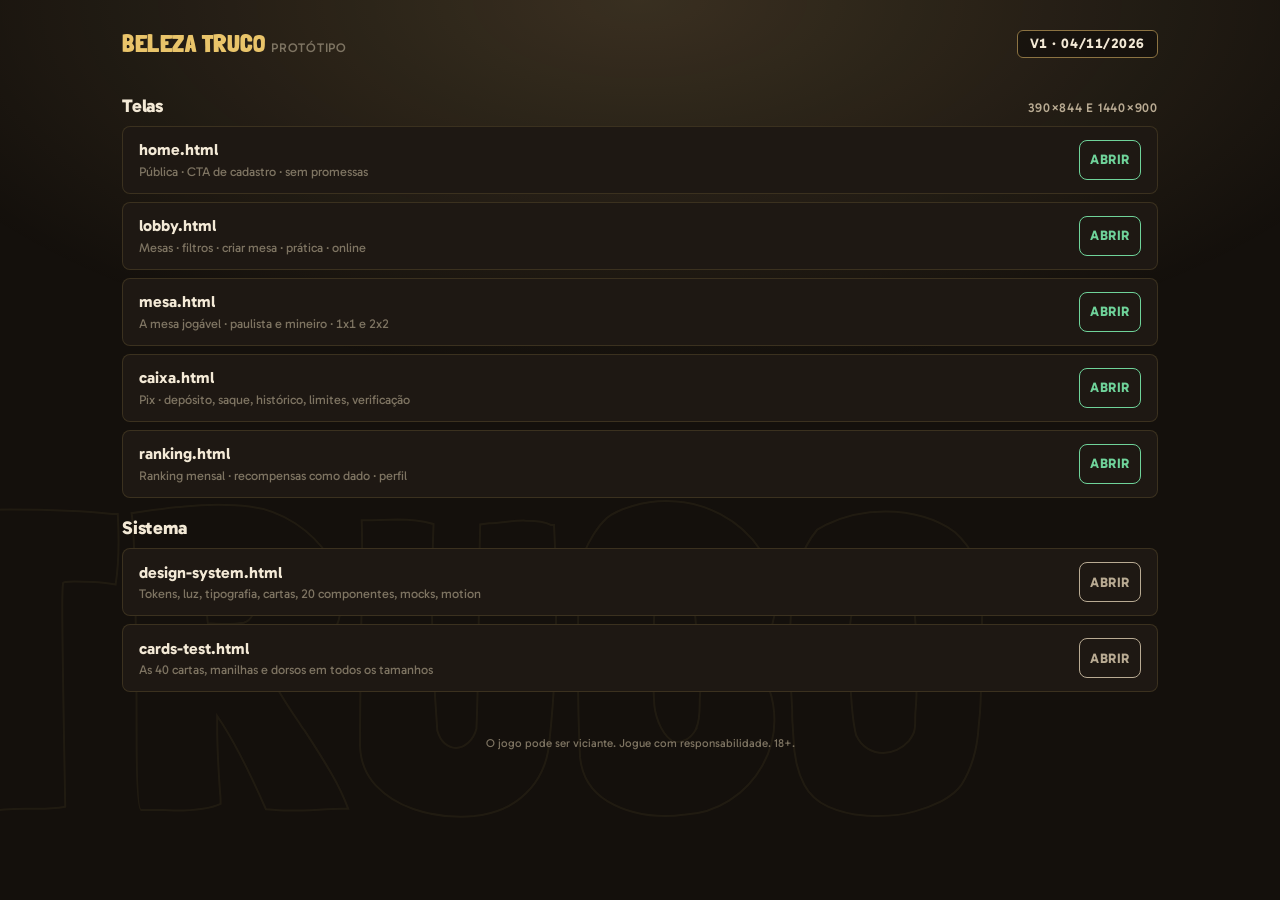
<file: index.html>
<!DOCTYPE html>
<html lang="pt-BR">
<head>
<meta charset="utf-8">
<meta name="viewport" content="width=device-width, initial-scale=1, viewport-fit=cover">
<meta name="theme-color" content="#14100C">
<title>Beleza Truco · protótipo</title>
<link rel="preconnect" href="https://fonts.googleapis.com">
<link rel="preconnect" href="https://fonts.gstatic.com" crossorigin>
<link href="https://fonts.googleapis.com/css2?family=Gabarito:wght@400..900&family=Londrina+Solid:wght@400;900&display=swap" rel="stylesheet">
<link rel="stylesheet" href="tokens.css">
<link rel="stylesheet" href="app.css">
</head>
<body class="bar">
<div class="watermark" aria-hidden="true">TRUCO</div>
<div class="app public">
  <header class="app-hdr">
    <a class="brand" href="home.html">Beleza Truco <small>protótipo</small></a>
    <div class="mid"></div>
    <span class="chip">v1 · 04/11/2026</span>
  </header>
  <main>
    <section class="sec">
      <div class="sec-head"><h2>Telas</h2><span class="t-label">390×844 e 1440×900</span></div>
      <ul class="list">
        <li class="row" style="grid-template-columns:minmax(0,1fr) auto"><div class="main"><span class="l1">home.html</span><span class="l2">Pública · CTA de cadastro · sem promessas</span></div><a class="btn btn-ghost-ok" href="home.html">Abrir</a></li>
        <li class="row" style="grid-template-columns:minmax(0,1fr) auto"><div class="main"><span class="l1">lobby.html</span><span class="l2">Mesas · filtros · criar mesa · prática · online</span></div><a class="btn btn-ghost-ok" href="lobby.html">Abrir</a></li>
        <li class="row" style="grid-template-columns:minmax(0,1fr) auto"><div class="main"><span class="l1">mesa.html</span><span class="l2">A mesa jogável · paulista e mineiro · 1x1 e 2x2</span></div><a class="btn btn-ghost-ok" href="mesa.html">Abrir</a></li>
        <li class="row" style="grid-template-columns:minmax(0,1fr) auto"><div class="main"><span class="l1">caixa.html</span><span class="l2">Pix · depósito, saque, histórico, limites, verificação</span></div><a class="btn btn-ghost-ok" href="caixa.html">Abrir</a></li>
        <li class="row" style="grid-template-columns:minmax(0,1fr) auto"><div class="main"><span class="l1">ranking.html</span><span class="l2">Ranking mensal · recompensas como dado · perfil</span></div><a class="btn btn-ghost-ok" href="ranking.html">Abrir</a></li>
      </ul>
    </section>
    <section class="sec">
      <div class="sec-head"><h2>Sistema</h2></div>
      <ul class="list">
        <li class="row" style="grid-template-columns:minmax(0,1fr) auto"><div class="main"><span class="l1">design-system.html</span><span class="l2">Tokens, luz, tipografia, cartas, 20 componentes, mocks, motion</span></div><a class="btn btn-ghost-brass" href="design-system.html">Abrir</a></li>
        <li class="row" style="grid-template-columns:minmax(0,1fr) auto"><div class="main"><span class="l1">cards-test.html</span><span class="l2">As 40 cartas, manilhas e dorsos em todos os tamanhos</span></div><a class="btn btn-ghost-brass" href="cards-test.html">Abrir</a></li>
      </ul>
    </section>
  </main>
  <p class="legal legal-app">O jogo pode ser viciante. Jogue com responsabilidade. 18+.</p>
</div>
</body>
</html>
</file>
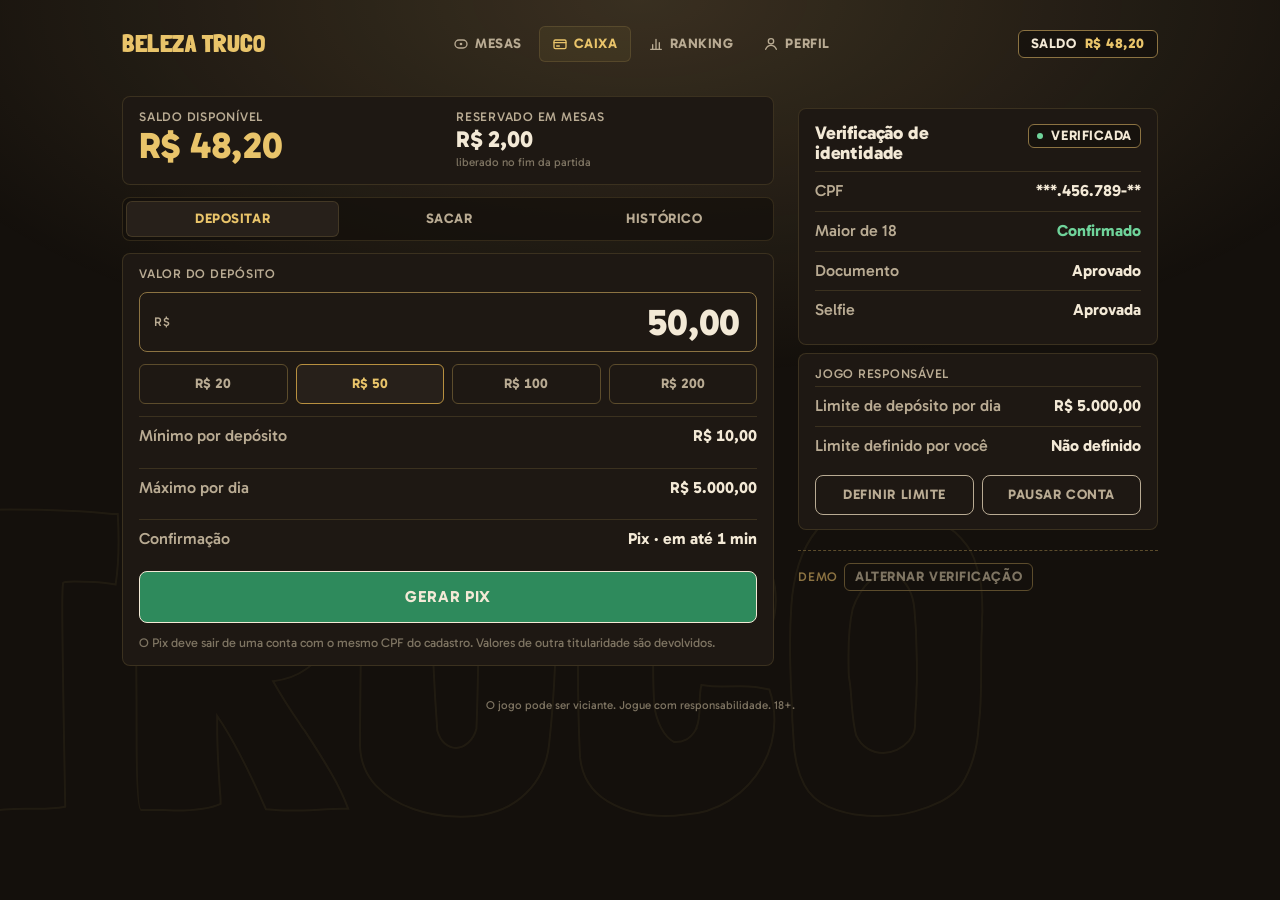
<file: caixa.html>
<!DOCTYPE html>
<html lang="pt-BR">
<head>
<meta charset="utf-8">
<meta name="viewport" content="width=device-width, initial-scale=1, viewport-fit=cover">
<meta name="theme-color" content="#14100C">
<title>Beleza Truco · caixa</title>
<link rel="preconnect" href="https://fonts.googleapis.com">
<link rel="preconnect" href="https://fonts.gstatic.com" crossorigin>
<link href="https://fonts.googleapis.com/css2?family=Gabarito:wght@400..900&family=Londrina+Solid:wght@400;900&family=Fraunces:opsz,wght@9..144,700&display=swap" rel="stylesheet">
<link rel="stylesheet" href="tokens.css">
<link rel="stylesheet" href="app.css">
</head>
<body class="bar" data-kyc="verificada">
<div class="watermark" aria-hidden="true">TRUCO</div>

<div class="app">
  <header class="app-hdr">
    <a class="icon-btn right" href="lobby.html" aria-label="Voltar para as mesas">
      <svg viewBox="0 0 24 24" width="22" height="22" aria-hidden="true"><path d="M10 6 4 12l6 6M4 12h14" fill="none" stroke="currentColor" stroke-width="2" stroke-linecap="round" stroke-linejoin="round"/></svg>
    </a>
    <a class="brand desk-only" href="home.html" aria-label="Beleza Truco, início">Beleza Truco</a>
    <div class="mid"><span class="title right">Caixa</span><nav class="topnav" aria-label="Seções"></nav></div>
    <a class="chip chip-saldo" href="#" aria-label="Saldo disponível">Saldo <b>R$ 0,00</b></a>
  </header>

  <main class="cols">
    <section>
      <!-- Saldo: dato, voz neutra (§10) -->
      <div class="panel surface-1" style="margin-bottom:12px">
        <div class="stats" style="grid-template-columns:1fr 1fr">
          <div class="stat"><span class="k">Saldo disponível</span><span class="v gold" id="saldo">R$ 0,00</span></div>
          <div class="stat"><span class="k">Reservado em mesas</span><span class="v sm" id="reservado">R$ 0,00</span><span class="sub">liberado no fim da partida</span></div>
        </div>
      </div>

      <div class="seg wide" id="tabs" aria-label="Operações">
        <button type="button" data-v="dep" aria-pressed="true">Depositar</button>
        <button type="button" data-v="wd" aria-pressed="false">Sacar</button>
        <button type="button" data-v="hist" aria-pressed="false">Histórico</button>
      </div>

      <!-- ===== Depositar ===== -->
      <div data-pane="dep" class="on" style="margin-top:12px">
        <div class="panel surface-1" id="dep-form">
          <form class="form" id="f-dep" autocomplete="off">
            <label class="field" for="dep-amt"><span>Valor do depósito</span></label>
            <div class="amount"><span class="cur">R$</span><input id="dep-amt" name="amt" inputmode="decimal" value="50,00" aria-label="Valor do depósito em reais"></div>
            <div class="presets" id="dep-presets" role="group" aria-label="Valores sugeridos">
              <button type="button" data-v="20">R$ 20</button>
              <button type="button" data-v="50" aria-pressed="true">R$ 50</button>
              <button type="button" data-v="100">R$ 100</button>
              <button type="button" data-v="200">R$ 200</button>
            </div>
            <div class="kv"><span>Mínimo por depósito</span><b id="dep-min">R$ 10,00</b></div>
            <div class="kv"><span>Máximo por dia</span><b id="dep-max">R$ 5.000,00</b></div>
            <div class="kv"><span>Confirmação</span><b>Pix · em até 1 min</b></div>
            <button class="btn btn-fill-ok block" type="submit">Gerar Pix</button>
            <p class="note lo">O Pix deve sair de uma conta com o mesmo CPF do cadastro. Valores de outra titularidade são devolvidos.</p>
          </form>
        </div>

        <!-- Pix gerado: QR + copia e cola -->
        <div class="panel surface-1" id="dep-pix" hidden>
          <div class="sec-head"><h2>Pix de <span id="pix-amt">R$ 50,00</span></h2><span class="chip chip-small"><span class="dot tie"></span>válido <b id="pix-ttl">30:00</b></span></div>
          <div class="pix">
            <div class="qr" id="qr"></div>
            <div class="copia"><code id="pix-code">00020126…</code><button class="btn btn-ghost-brass copy" type="button" id="btn-copy" aria-label="Copiar código Pix copia e cola">Copiar</button></div>
            <div class="btn-row" style="width:100%">
              <button class="btn btn-ghost-brass" type="button" id="btn-novo">Outro valor</button>
              <button class="btn btn-ghost-ok" type="button" id="btn-sim" aria-label="Simular pagamento (só no protótipo)">Simular pagamento</button>
            </div>
          </div>
          <p class="note lo" style="margin-top:10px">Abra o app do seu banco, escolha Pix copia e cola ou leia o QR. O saldo entra assim que o banco confirmar.</p>
        </div>
      </div>

      <!-- ===== Sacar ===== -->
      <div data-pane="wd" style="margin-top:12px">
        <div class="panel surface-1">
          <form class="form" id="f-wd" autocomplete="off">
            <label class="field" for="wd-amt"><span>Valor do saque</span></label>
            <div class="amount"><span class="cur">R$</span><input id="wd-amt" name="amt" inputmode="decimal" value="30,00" aria-label="Valor do saque em reais"></div>
            <div class="presets" id="wd-presets" role="group" aria-label="Valores sugeridos">
              <button type="button" data-v="20">R$ 20</button>
              <button type="button" data-v="30" aria-pressed="true">R$ 30</button>
              <button type="button" data-v="50">R$ 50</button>
              <button type="button" data-v="all">Tudo</button>
            </div>
            <div class="kv"><span>Chave Pix</span><b>CPF <span id="wd-cpf">***.***.***-**</span></b></div>
            <div class="kv"><span>Prazo</span><b>até 1 dia útil</b></div>
            <div class="kv"><span>Taxa de saque</span><b id="wd-fee">R$ 0,00</b></div>
            <div class="kv"><span>Mínimo · máximo por dia</span><b><span id="wd-min">R$ 20,00</span> · <span id="wd-max">R$ 5.000,00</span></b></div>
            <button class="btn btn-ghost-ok block" type="submit" id="btn-wd">Solicitar saque</button>
            <p class="note lo" id="wd-note">O saque vai para a chave Pix do CPF cadastrado. Não é possível sacar para outra pessoa.</p>
            <p class="note lo" id="wd-block" hidden>Para sacar, conclua a verificação de identidade abaixo.</p>
          </form>
        </div>
      </div>

      <!-- ===== Histórico ===== -->
      <div data-pane="hist" style="margin-top:12px">
        <ul class="list" id="hist" aria-label="Histórico"></ul>
        <p class="note lo" style="margin-top:12px">Cada linha mostra o que entrou ou saiu do seu saldo. Em mesas 2x2, o valor líquido é dividido com o parceiro.</p>
      </div>
    </section>

    <!-- Verificação de identidade (siempre visible: en desktop a la derecha) -->
    <aside class="sticky" id="kyc-side">
      <div class="panel surface-1" style="margin-top:12px">
        <div class="sec-head" style="margin-bottom:8px"><h2>Verificação de identidade</h2><span class="chip chip-small" id="kyc-chip"><span class="dot ok"></span>Verificada</span></div>
        <div class="kv"><span>CPF</span><b id="kyc-cpf">***.***.***-**</b></div>
        <div class="kv"><span>Maior de 18</span><b id="kyc-age" class="ok">Confirmado</b></div>
        <div class="kv"><span>Documento</span><b id="kyc-doc">Aprovado</b></div>
        <div class="kv"><span>Selfie</span><b id="kyc-selfie">Aprovada</b></div>
        <div id="kyc-actions" hidden style="margin-top:12px">
          <button class="btn btn-ghost-ok block" type="button" id="btn-kyc">Enviar documento</button>
          <p class="note lo" style="margin-top:8px">RG ou CNH, frente e verso, e uma selfie. A análise leva até 24 h. Sem a verificação dá para depositar e jogar, mas não sacar.</p>
        </div>
      </div>
      <div class="panel surface-1">
        <p class="panel-title">Jogo responsável</p>
        <div class="kv"><span>Limite de depósito por dia</span><b>R$ 5.000,00</b></div>
        <div class="kv"><span>Limite definido por você</span><b id="self-limit">Não definido</b></div>
        <div class="btn-row" style="margin-top:10px">
          <button class="btn btn-ghost-brass sm" type="button" id="btn-limit">Definir limite</button>
          <button class="btn btn-ghost-brass sm" type="button" id="btn-pause">Pausar conta</button>
        </div>
      </div>

      <!-- Demo (sólo prototipo): alternar verificación -->
      <div class="demo-bar"><span class="t-label">Demo</span><button type="button" id="demo-kyc">Alternar verificação</button></div>
    </aside>
  </main>

  <p class="legal legal-app">O jogo pode ser viciante. Jogue com responsabilidade. 18+.</p>
</div>

<nav class="tabbar" aria-label="Navegação"><ul></ul></nav>

<!-- Modal: límite propio -->
<div class="modal" id="m-limit" hidden role="dialog" aria-modal="true" aria-labelledby="m-limit-title">
  <div class="scrim"></div>
  <div class="modal-card surface-2">
    <div class="modal-head"><h2 id="m-limit-title">Limite de depósito</h2><button class="icon-btn" type="button" data-close aria-label="Fechar">✕</button></div>
    <form class="form" id="f-limit">
      <label class="field"><span>Por dia</span><select name="day"><option value="">Sem limite próprio</option><option value="50">R$ 50,00</option><option value="100">R$ 100,00</option><option value="200">R$ 200,00</option><option value="500">R$ 500,00</option></select><span class="hint">Baixar o limite vale na hora. Subir leva 7 dias.</span></label>
      <div class="modal-actions">
        <button class="btn btn-ghost-brass" type="button" data-close>Cancelar</button>
        <button class="btn btn-ghost-ok" type="submit">Salvar</button>
      </div>
    </form>
    <p class="legal">O jogo pode ser viciante. Jogue com responsabilidade. 18+.</p>
  </div>
</div>

<script src="app.js"></script>
<script>
(function () {
  var A = window.APP, $ = A.$, W = A.WALLET;
  A.mountNav('caixa');
  function parseAmt(s) { return Number(String(s).replace(/\./g, '').replace(',', '.')) || 0; }
  function fmtIn(x) { return Number(x).toFixed(2).replace('.', ','); }
  function refresh() {
    $('saldo').textContent = A.brl(W.available);
    $('reservado').textContent = A.brl(W.reserved);
    document.querySelectorAll('.chip-saldo b').forEach(function (b) { b.textContent = A.brl(W.available); });
  }
  refresh();
  $('dep-min').textContent = A.brl(W.limits.depMin); $('dep-max').textContent = A.brl(W.limits.depMax);
  $('wd-min').textContent = A.brl(W.limits.wdMin); $('wd-max').textContent = A.brl(W.limits.wdMax); $('wd-fee').textContent = A.brl(W.limits.wdFee);
  $('wd-cpf').textContent = A.ME.cpf; $('kyc-cpf').textContent = A.ME.cpf;

  A.tabs($('tabs'));
  if (location.hash === '#sacar') { $('tabs').querySelector('[data-v="wd"]').click(); }
  if (location.hash === '#historico') { $('tabs').querySelector('[data-v="hist"]').click(); }

  /* Presets → monto */
  function wirePresets(seg, input, allFn) {
    A.segment(seg, function (v) { input.value = fmtIn(v === 'all' ? allFn() : Number(v)); });
    input.addEventListener('input', function () { seg.querySelectorAll('button').forEach(function (b) { b.setAttribute('aria-pressed', 'false'); }); });
  }
  wirePresets($('dep-presets'), $('dep-amt'));
  wirePresets($('wd-presets'), $('wd-amt'), function () { return W.available; });

  /* Depósito: validar límites, generar QR + copia e cola */
  var ttl = null, pending = 0;
  $('f-dep').addEventListener('submit', function (e) {
    e.preventDefault();
    var v = parseAmt($('dep-amt').value);
    if (v < W.limits.depMin) return A.toast('Depósito mínimo: ' + A.brl(W.limits.depMin), 'toast-danger');
    if (v > W.limits.depMax) return A.toast('Máximo por dia: ' + A.brl(W.limits.depMax), 'toast-danger');
    pending = v;
    var code = A.pixPayload(v);
    $('pix-amt').textContent = A.brl(v);
    $('qr').innerHTML = A.qrSVG(code, 176);
    $('pix-code').textContent = code;
    $('pix-code').dataset.code = code;
    $('dep-form').hidden = true; $('dep-pix').hidden = false;
    var left = 30 * 60; clearInterval(ttl);
    ttl = setInterval(function () { left--; if (left <= 0) { clearInterval(ttl); A.toast('Pix expirado. Gere outro.', 'toast-danger'); back(); return; } $('pix-ttl').textContent = String(Math.floor(left / 60)).padStart(2, '0') + ':' + String(left % 60).padStart(2, '0'); }, 1000);
  });
  function back() { clearInterval(ttl); $('dep-pix').hidden = true; $('dep-form').hidden = false; }
  $('btn-novo').addEventListener('click', back);
  $('btn-copy').addEventListener('click', function () { A.copy($('pix-code').dataset.code || '', 'Código Pix copiado.'); });
  $('btn-sim').addEventListener('click', function () {
    W.available = Math.round((W.available + pending) * 100) / 100;
    A.HISTORY.unshift({ t: 'Agora', kind: 'dep', text: 'Depósito Pix', sub: 'Confirmado em 11 s', amt: pending, cls: 'ok' });
    refresh(); renderHist(); back();
    A.toast('Depósito confirmado · ' + A.brl(pending), 'toast-ok');
  });

  /* Saque: exige verificación; límites; voz neutra */
  $('f-wd').addEventListener('submit', function (e) {
    e.preventDefault();
    if (document.body.dataset.kyc !== 'verificada') return A.toast('Conclua a verificação de identidade para sacar.', 'toast-danger');
    var v = parseAmt($('wd-amt').value);
    if (v < W.limits.wdMin) return A.toast('Saque mínimo: ' + A.brl(W.limits.wdMin), 'toast-danger');
    if (v > W.available) return A.toast('Saldo disponível: ' + A.brl(W.available), 'toast-danger');
    W.available = Math.round((W.available - v) * 100) / 100;
    A.HISTORY.unshift({ t: 'Agora', kind: 'wd', text: 'Saque Pix · chave CPF', sub: 'Em processamento · até 1 dia útil', amt: -v, cls: 'lo', label: 'Processando' });
    refresh(); renderHist();
    A.toast('Saque solicitado · ' + A.brl(v) + ' · até 1 dia útil');
  });

  /* Histórico */
  function renderHist() {
    $('hist').innerHTML = A.HISTORY.map(function (h) {
      var amt = h.amt === 0 ? (h.label || '') : (h.amt > 0 ? '+ ' : '− ') + A.brl(Math.abs(h.amt));
      var sub = h.sub + (h.label && h.amt !== 0 ? ' · ' + h.label : '');
      return '<li class="row" style="grid-template-columns:minmax(0,1fr) auto"><div class="main"><span class="l1">' + A.esc(h.text) + '</span><span class="l2">' + A.esc(h.t) + ' · ' + A.esc(sub) + '</span></div><span class="amt ' + h.cls + '">' + amt + '</span></li>';
    }).join('');
  }
  renderHist();

  /* Verificación: estado verificada / pendente */
  function applyKyc() {
    var ok = document.body.dataset.kyc === 'verificada';
    $('kyc-chip').innerHTML = ok ? '<span class="dot ok"></span>Verificada' : '<span class="dot tie"></span>Pendente';
    $('kyc-age').textContent = ok ? 'Confirmado' : 'Pendente'; $('kyc-age').className = ok ? 'ok' : '';
    $('kyc-doc').textContent = ok ? 'Aprovado' : 'Não enviado';
    $('kyc-selfie').textContent = ok ? 'Aprovada' : 'Não enviada';
    $('kyc-actions').hidden = ok;
    $('btn-wd').disabled = !ok; $('wd-block').hidden = ok; $('wd-note').hidden = !ok;
  }
  applyKyc();
  $('demo-kyc').addEventListener('click', function () { document.body.dataset.kyc = document.body.dataset.kyc === 'verificada' ? 'pendente' : 'verificada'; applyKyc(); });
  $('btn-kyc').addEventListener('click', function () { A.toast('Documento enviado · análise em até 24 h'); });

  /* Jogo responsável */
  var ml = A.modal('m-limit');
  $('btn-limit').addEventListener('click', ml.open);
  $('f-limit').addEventListener('submit', function (e) { e.preventDefault(); var v = e.target.day.value; $('self-limit').textContent = v ? A.brl(Number(v)) + ' por dia' : 'Não definido'; ml.close(); A.toast(v ? 'Limite salvo · ' + A.brl(Number(v)) + ' por dia' : 'Limite próprio removido'); });
  $('btn-pause').addEventListener('click', function () { A.toast('Pausa da conta: escolha 24 h, 7 dias ou 30 dias na tela seguinte.'); });
})();
</script>
</body>
</html>
</file>
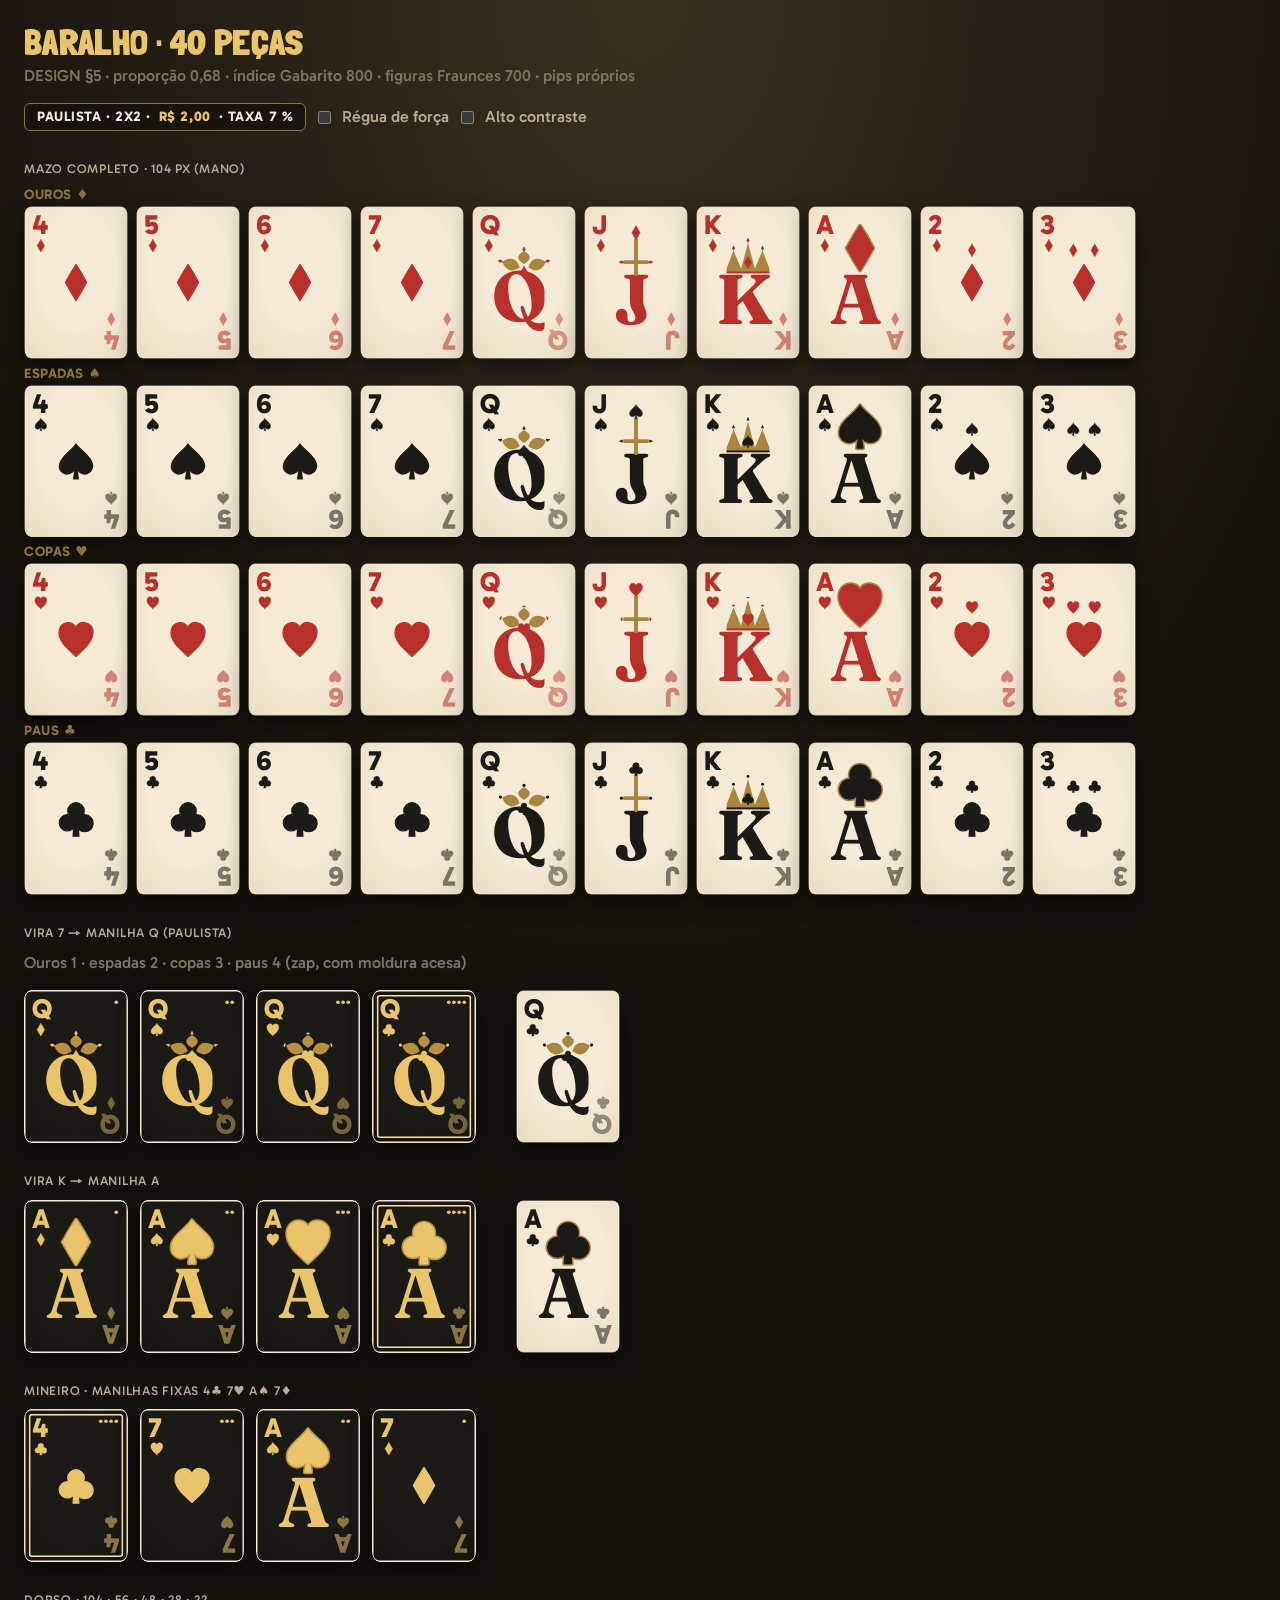
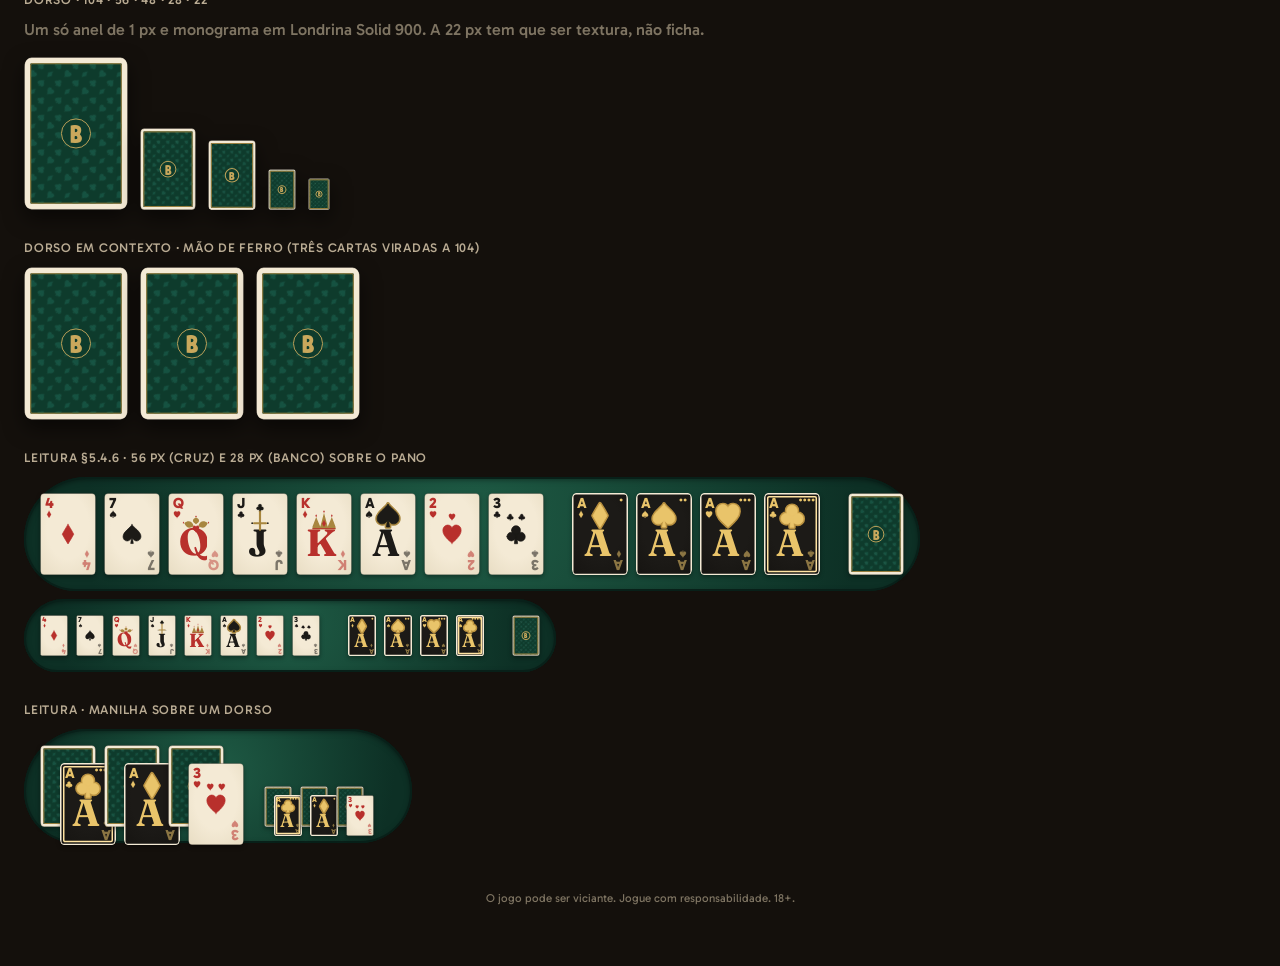
<file: cards-test.html>
<!DOCTYPE html>
<html lang="pt-BR">
<head>
<meta charset="utf-8">
<meta name="viewport" content="width=device-width, initial-scale=1, viewport-fit=cover">
<title>Beleza Truco · teste do baralho</title>
<!-- DESIGN §3.1 -->
<link rel="preconnect" href="https://fonts.googleapis.com">
<link rel="preconnect" href="https://fonts.gstatic.com" crossorigin>
<link href="https://fonts.googleapis.com/css2?family=Gabarito:wght@400..900&family=Londrina+Solid:wght@400;900&family=Fraunces:opsz,wght@9..144,700&display=swap" rel="stylesheet">
<link rel="stylesheet" href="tokens.css">
<style>
  /* Sólo layout de la página de prueba; nada de esto es sistema. */
  .page { min-height: 100vh; padding: var(--s-6) var(--margin-screen) var(--s-12); }
  .page > * { position: relative; z-index: 1; }
  h1 { font: var(--t-banner); letter-spacing: var(--t-banner-ls); text-transform: uppercase; color: var(--gold); margin: 0 0 var(--s-1); }
  h2 { font: var(--t-label); letter-spacing: var(--t-label-ls); text-transform: uppercase; color: var(--ink-mid); margin: var(--s-8) 0 var(--s-3); }
  .sub { color: var(--ink-lo); margin: 0 0 var(--s-4); }
  .row { display: flex; flex-wrap: wrap; gap: var(--s-2); align-items: flex-end; }
  .row.hand { gap: var(--s-3); }
  .row > svg { flex: 0 0 auto; }
  .card-hand { box-shadow: var(--shadow-card-hand); border-radius: 7%; }
  .card-table { box-shadow: var(--shadow-card-table); border-radius: 7%; }
  .suit-row { margin-bottom: var(--s-2); }
  .felt-box { padding: var(--s-4); display: inline-flex; flex-wrap: wrap; gap: var(--s-2); align-items: flex-end; max-width: 100%; }
  .on-back { position: relative; display: inline-block; }
  .on-back .over { position: absolute; left: 35%; top: 22%; }
  .stack { display: inline-flex; gap: var(--s-2); align-items: flex-end; }
  .caption { font: var(--t-chip); letter-spacing: var(--t-chip-ls); text-transform: uppercase; color: var(--brass); margin: var(--s-2) 0 var(--s-1); }
  .meta { display: flex; gap: var(--s-2); flex-wrap: wrap; margin-bottom: var(--s-4); }
  .toggle { display: inline-flex; gap: var(--s-2); align-items: center; font: var(--t-body); color: var(--ink-mid); }
</style>
</head>
<body class="bar">
<div class="page">
  <h1>Baralho · 40 peças</h1>
  <p class="sub">DESIGN §5 · proporção 0,68 · índice Gabarito 800 · figuras Fraunces 700 · pips próprios</p>
  <div class="meta">
    <span class="chip">Paulista · 2x2 · <b>R$ 2,00</b> · taxa 7 %</span>
    <label class="toggle"><input type="checkbox" id="rule"> Régua de força</label>
    <label class="toggle"><input type="checkbox" id="hc"> Alto contraste</label>
  </div>

  <h2>Mazo completo · 104 px (mano)</h2>
  <div id="deck"></div>

  <h2>Vira 7 → manilha Q (paulista)</h2>
  <p class="sub">Ouros 1 · espadas 2 · copas 3 · paus 4 (zap, com moldura acesa)</p>
  <div class="row hand" id="manilhas-q"></div>

  <h2>Vira K → manilha A</h2>
  <div class="row hand" id="manilhas-a"></div>

  <h2>Mineiro · manilhas fixas 4♣ 7♥ A♠ 7♦</h2>
  <div class="row hand" id="mineiro"></div>

  <h2>Dorso · 104 · 56 · 48 · 28 · 22</h2>
  <p class="sub">Um só anel de 1 px e monograma em Londrina Solid 900. A 22 px tem que ser textura, não ficha.</p>
  <div class="row hand" id="backs"></div>
  <h2>Dorso em contexto · mão de ferro (três cartas viradas a 104)</h2>
  <div class="row hand" id="backs-hand"></div>

  <h2>Leitura §5.4.6 · 56 px (cruz) e 28 px (banco) sobre o pano</h2>
  <div class="felt felt-box" id="felt56"></div>
  <div style="height:8px"></div>
  <div class="felt felt-box" id="felt28"></div>

  <h2>Leitura · manilha sobre um dorso</h2>
  <div class="felt felt-box" id="onback"></div>

  <p class="legal" style="margin-top:48px">O jogo pode ser viciante. Jogue com responsabilidade. 18+.</p>
</div>

<script src="cards.js"></script>
<script>
  /* Página de prueba: arma las secciones con BT.cardSVG. */
  (function () {
    var BT = window.BT;
    var SUIT_SYM = { ouros: '♦', espadas: '♠', copas: '♥', paus: '♣' };
    var rule = false;

    function el(id) { return document.getElementById(id); }
    function card(o, cls) {
      o.rule = rule;
      if (cls) o.cls = cls;
      return BT.cardSVG(o);
    }

    function render() {
      /* Mazo completo, una fila por palo */
      var deck = '';
      BT.SUITS.forEach(function (suit) {
        deck += '<div class="caption">' + suit + ' ' + SUIT_SYM[suit] + '</div><div class="row suit-row">';
        BT.RANKS.forEach(function (rank) { deck += card({ rank: rank, suit: suit, w: 104 }, 'card-hand'); });
        deck += '</div>';
      });
      el('deck').innerHTML = deck;

      /* Manilhas para vira 7 (Q) y vira K (A) */
      function manilhaRow(rank) {
        var out = '';
        BT.SUITS.forEach(function (suit) {
          out += card({ rank: rank, suit: suit, w: 104, manilha: true, zap: suit === 'paus' }, 'card-hand');
        });
        /* al lado, la misma carta común para comparar */
        out += '<span style="width:16px"></span>' + card({ rank: rank, suit: 'paus', w: 104 }, 'card-hand');
        return out;
      }
      el('manilhas-q').innerHTML = manilhaRow(BT.manilhaFor('7'));
      el('manilhas-a').innerHTML = manilhaRow(BT.manilhaFor('K'));

      /* Mineiro: fijas */
      var mi = '';
      BT.MINEIRO_FIXED.forEach(function (c) {
        mi += card({ rank: c.rank, suit: c.suit, w: 104, manilha: true, zap: c.suit === 'paus' }, 'card-hand');
      });
      el('mineiro').innerHTML = mi;

      /* Dorso a los cuatro tamaños */
      el('backs').innerHTML = [104, 56, 48, 28, 22].map(function (w) { return card({ back: true, w: w }, 'card-hand'); }).join('');
      /* Tres dorsos a 104 como en la mano propia de mão de ferro (E-31): el medallón no puede leerse como ficha */
      el('backs-hand').innerHTML = [0, 1, 2].map(function () { return card({ back: true, w: 104 }, 'card-hand'); }).join('');

      /* Lectura a 56 y 28 contra el paño: comunes + manilhas + dorso */
      function readingRow(w, cls) {
        var out = '';
        ['4', '7', 'Q', 'J', 'K', 'A', '2', '3'].forEach(function (r, i) {
          out += card({ rank: r, suit: BT.SUITS[i % 4], w: w }, cls);
        });
        out += '<span style="width:12px"></span>';
        BT.SUITS.forEach(function (suit) {
          out += card({ rank: 'A', suit: suit, w: w, manilha: true, zap: suit === 'paus' }, cls);
        });
        out += '<span style="width:12px"></span>' + card({ back: true, w: w }, cls);
        return out;
      }
      el('felt56').innerHTML = readingRow(56, 'card-table');
      el('felt28').innerHTML = readingRow(28, 'card-table');

      /* Manilha encima de un dorso (coberta al lado), a 56 y 28 */
      var ob = '';
      [56, 28].forEach(function (w) {
        ob += '<span class="stack">' +
          '<span class="on-back">' + card({ back: true, w: w }, 'card-table') +
            '<span class="over">' + card({ rank: 'A', suit: 'paus', w: w, manilha: true, zap: true }, 'card-table') + '</span></span>' +
          '<span class="on-back">' + card({ back: true, w: w }, 'card-table') +
            '<span class="over">' + card({ rank: 'A', suit: 'ouros', w: w, manilha: true }, 'card-table') + '</span></span>' +
          '<span class="on-back">' + card({ back: true, w: w }, 'card-table') +
            '<span class="over">' + card({ rank: '3', suit: 'copas', w: w }, 'card-table') + '</span></span>' +
          '</span><span style="width:24px"></span>';
      });
      el('onback').innerHTML = ob;
    }

    el('rule').addEventListener('change', function (e) { rule = e.target.checked; render(); });
    el('hc').addEventListener('change', function (e) {
      if (e.target.checked) document.documentElement.setAttribute('data-contrast', 'high');
      else document.documentElement.removeAttribute('data-contrast');
    });
    render();
  })();
</script>
</body>
</html>
</file>
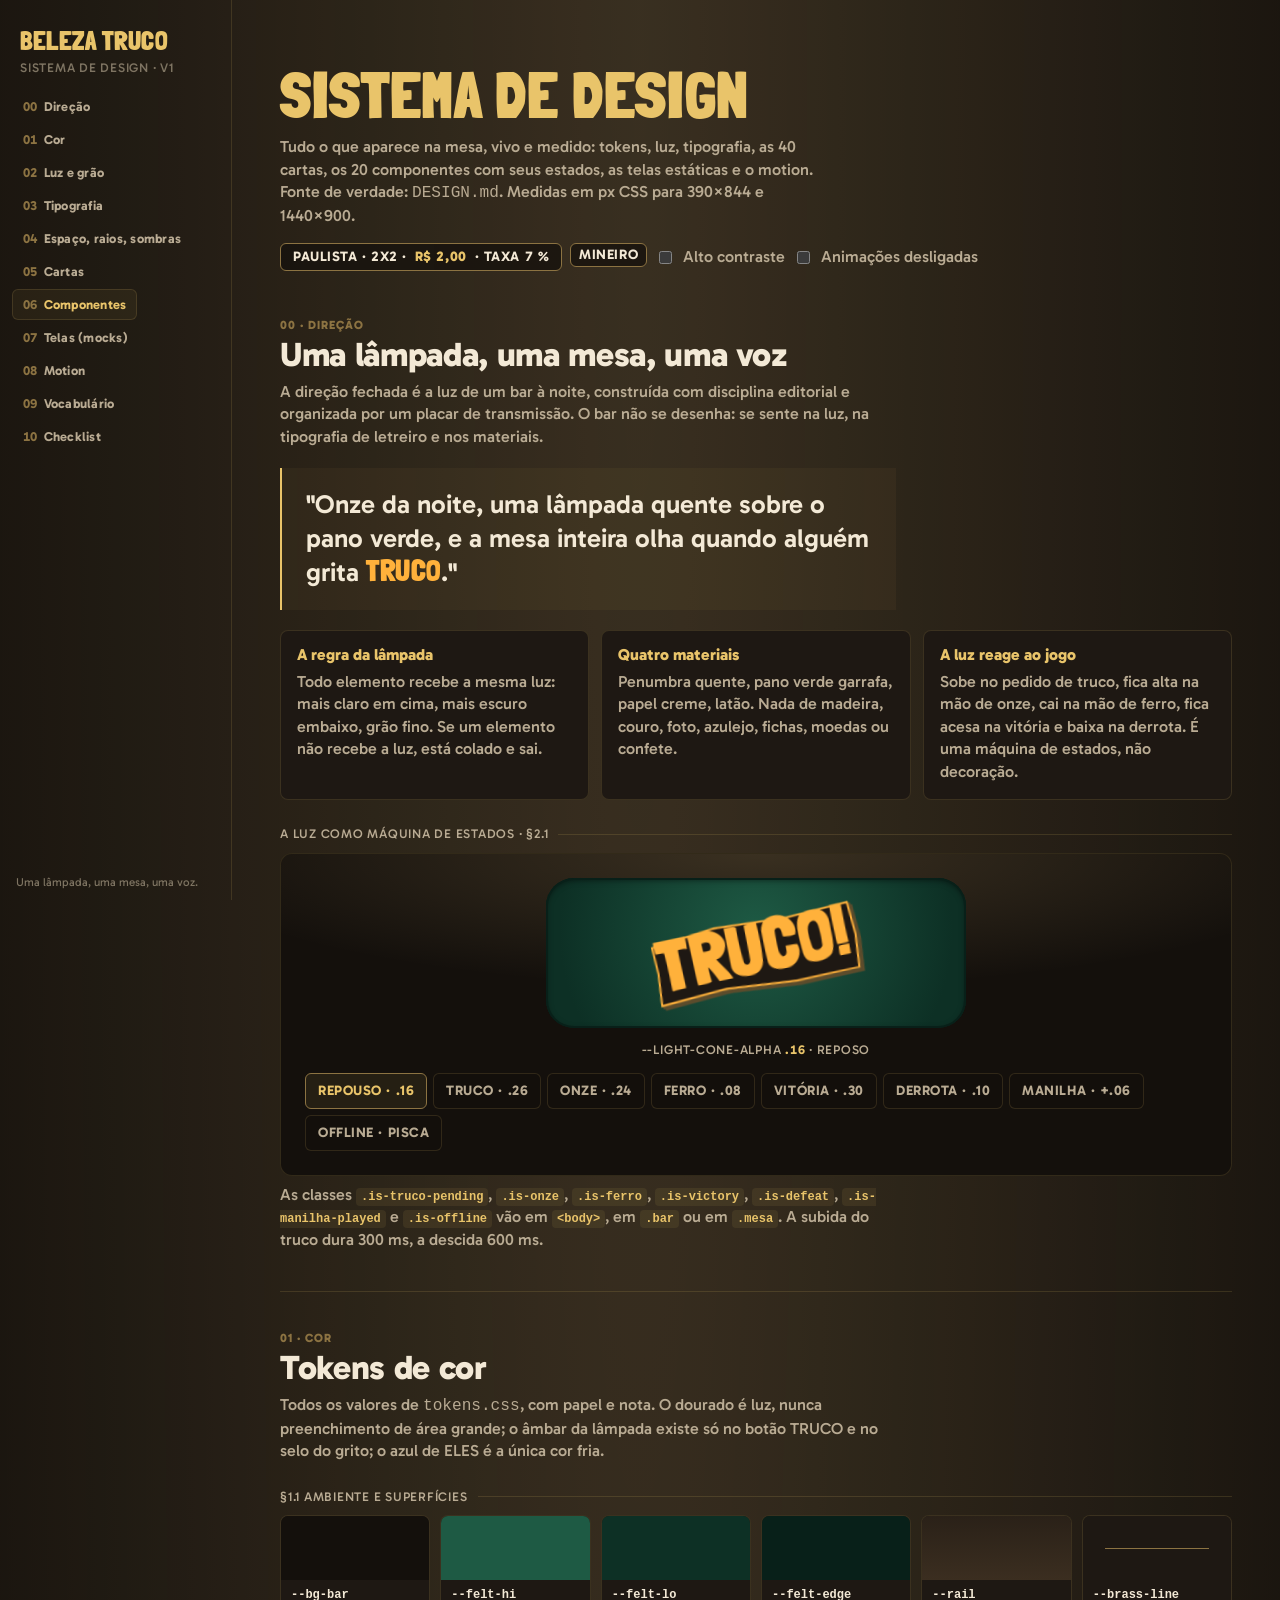
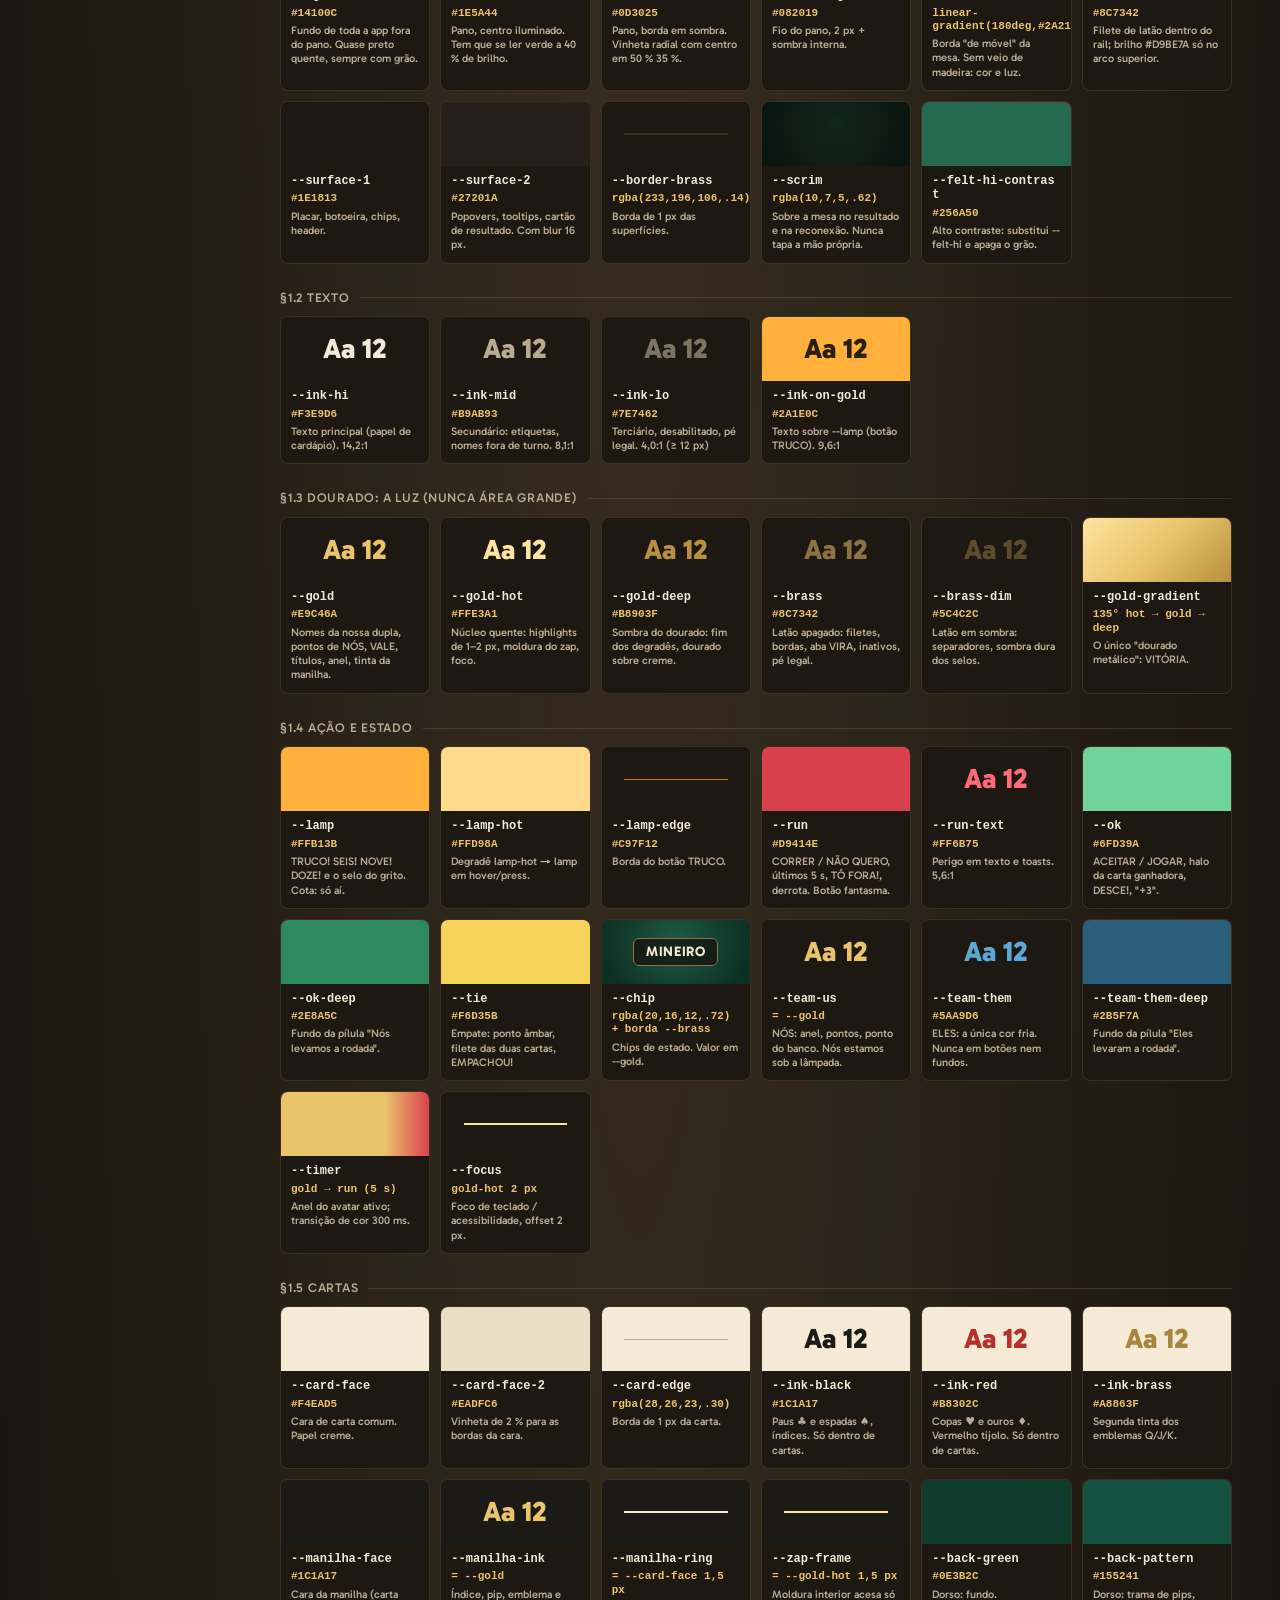
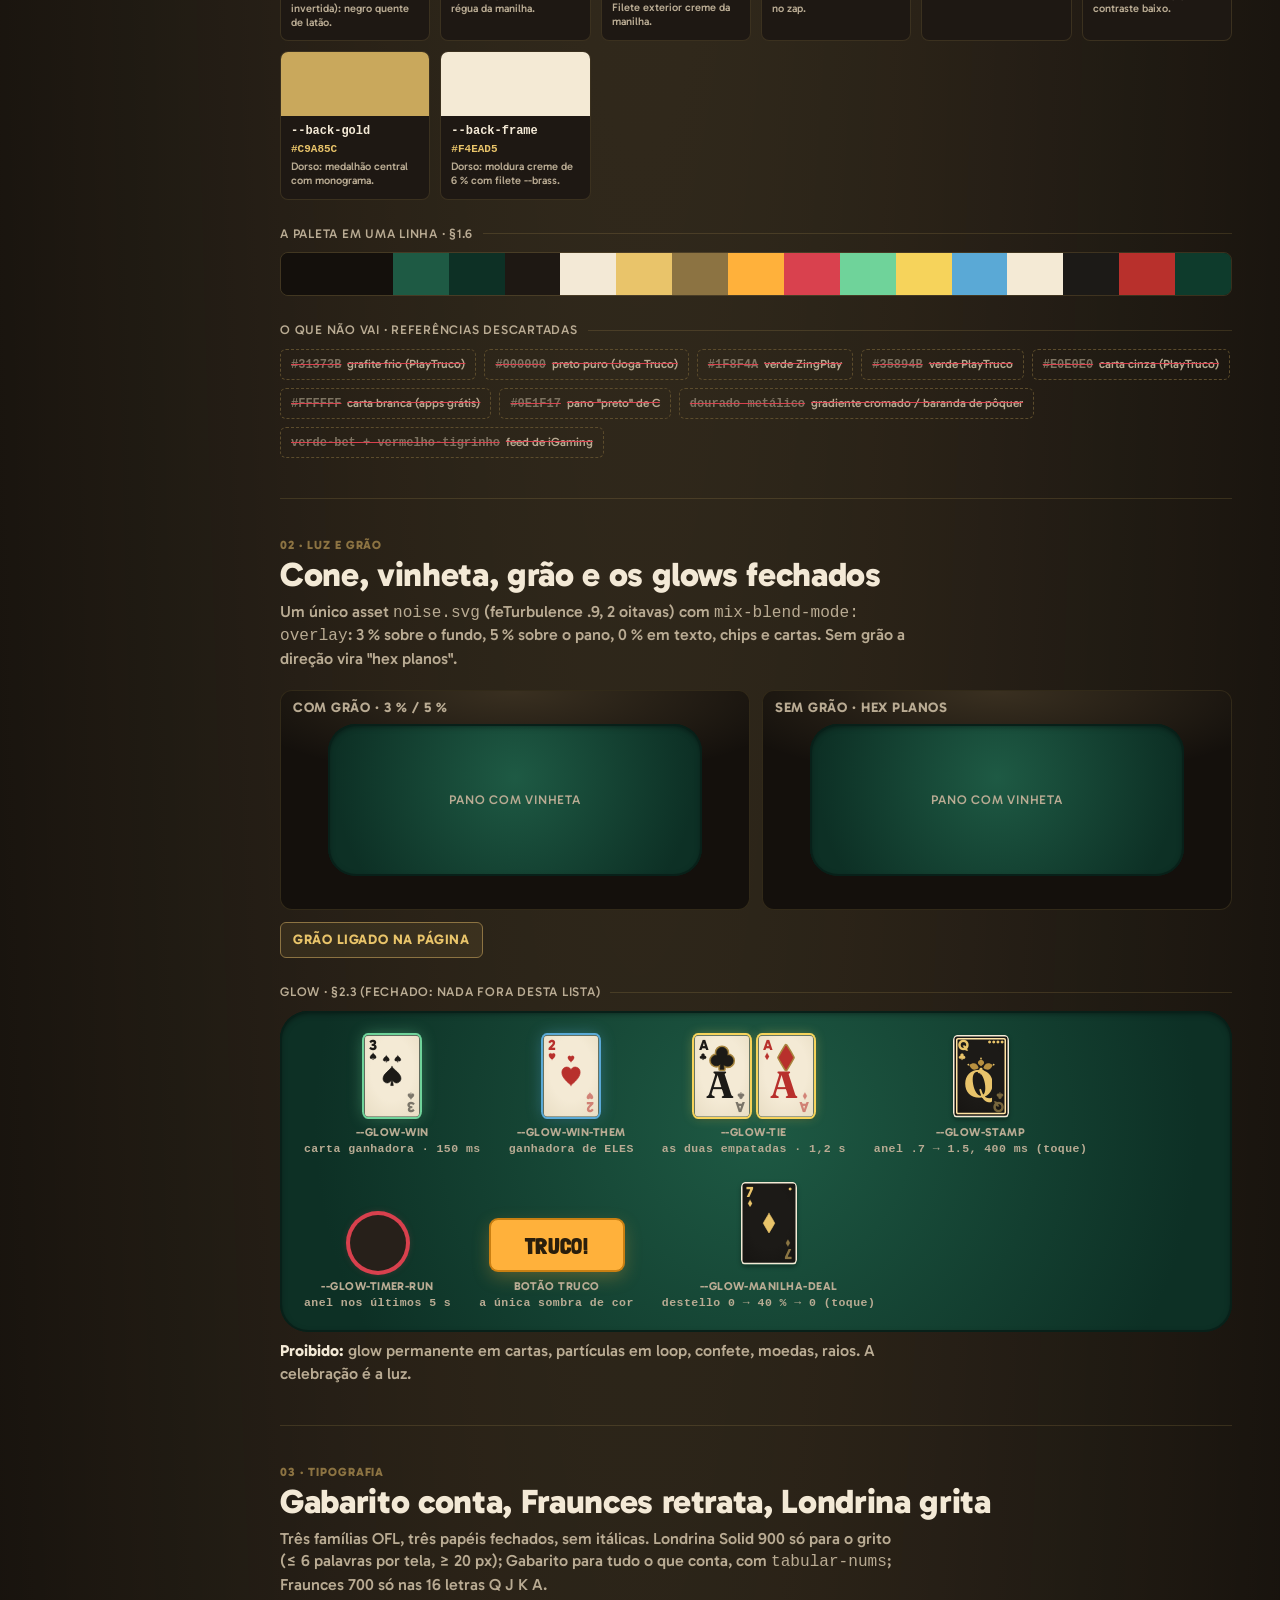
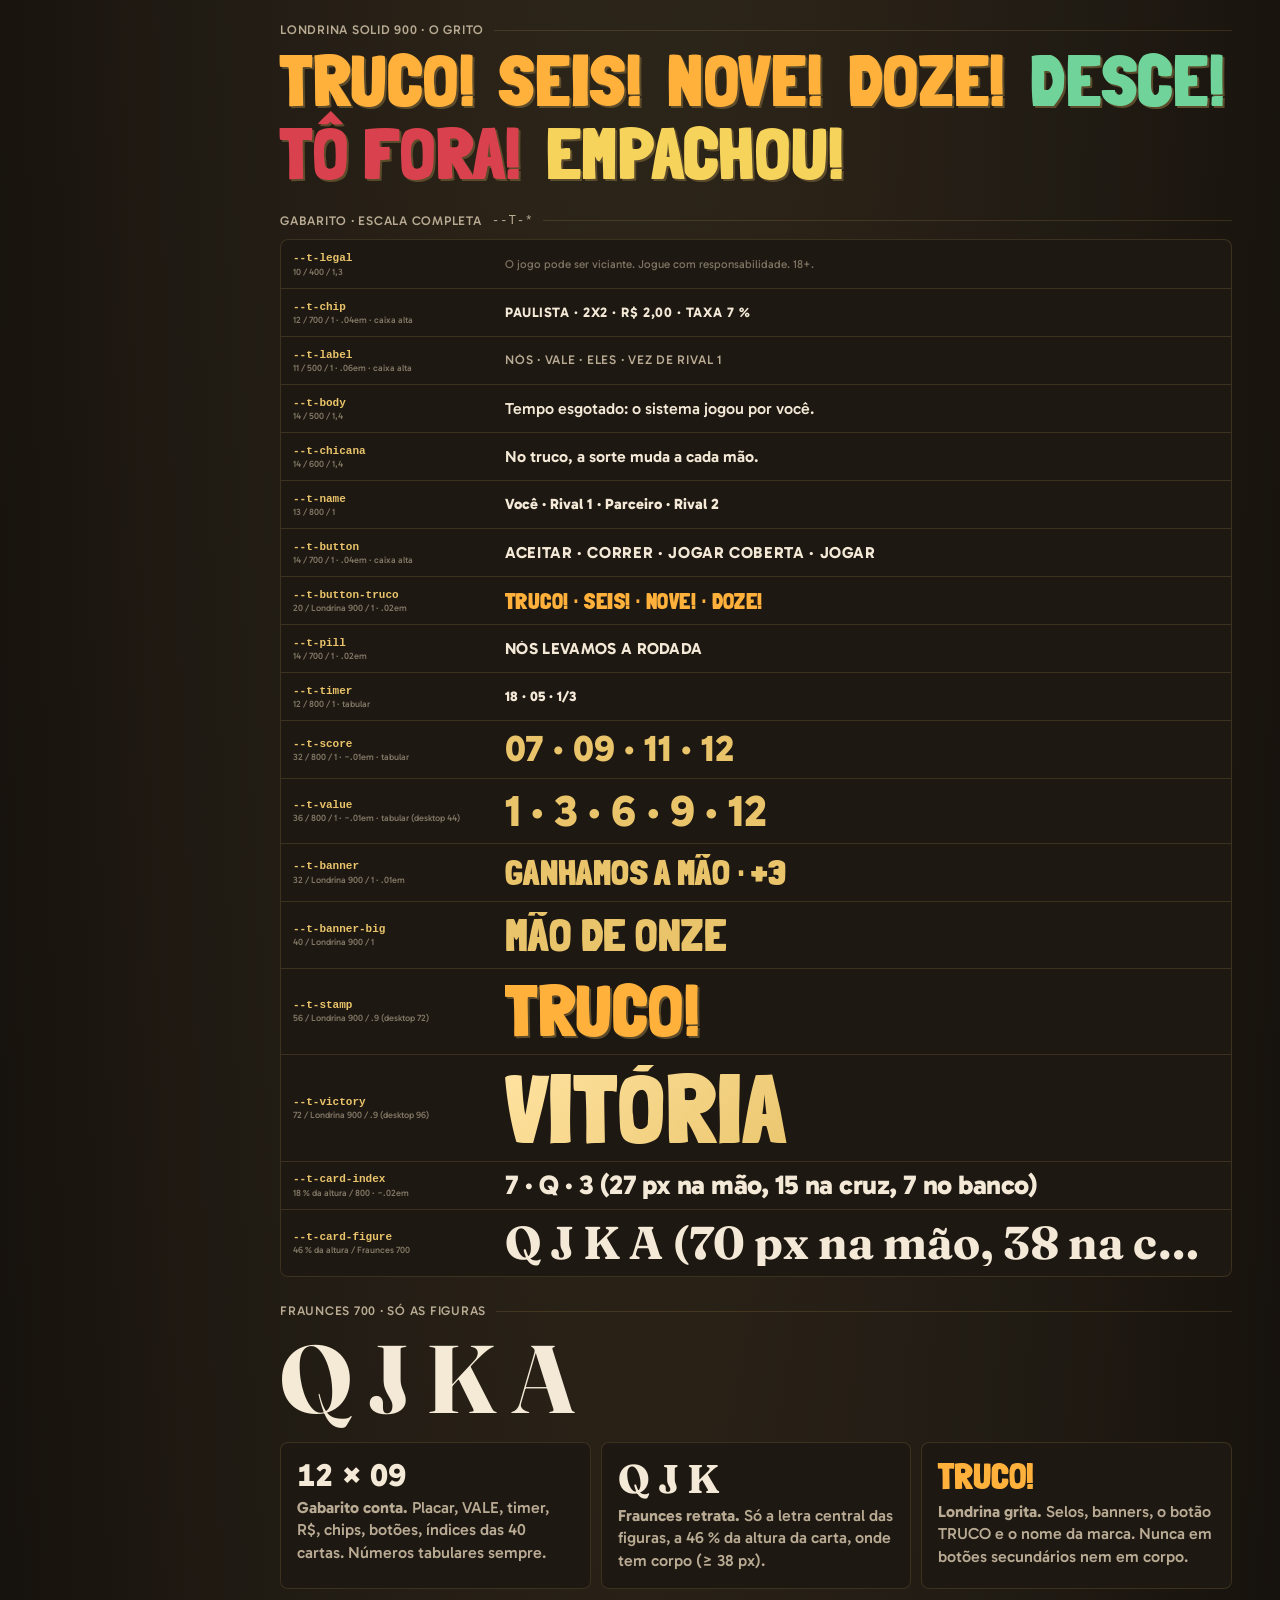
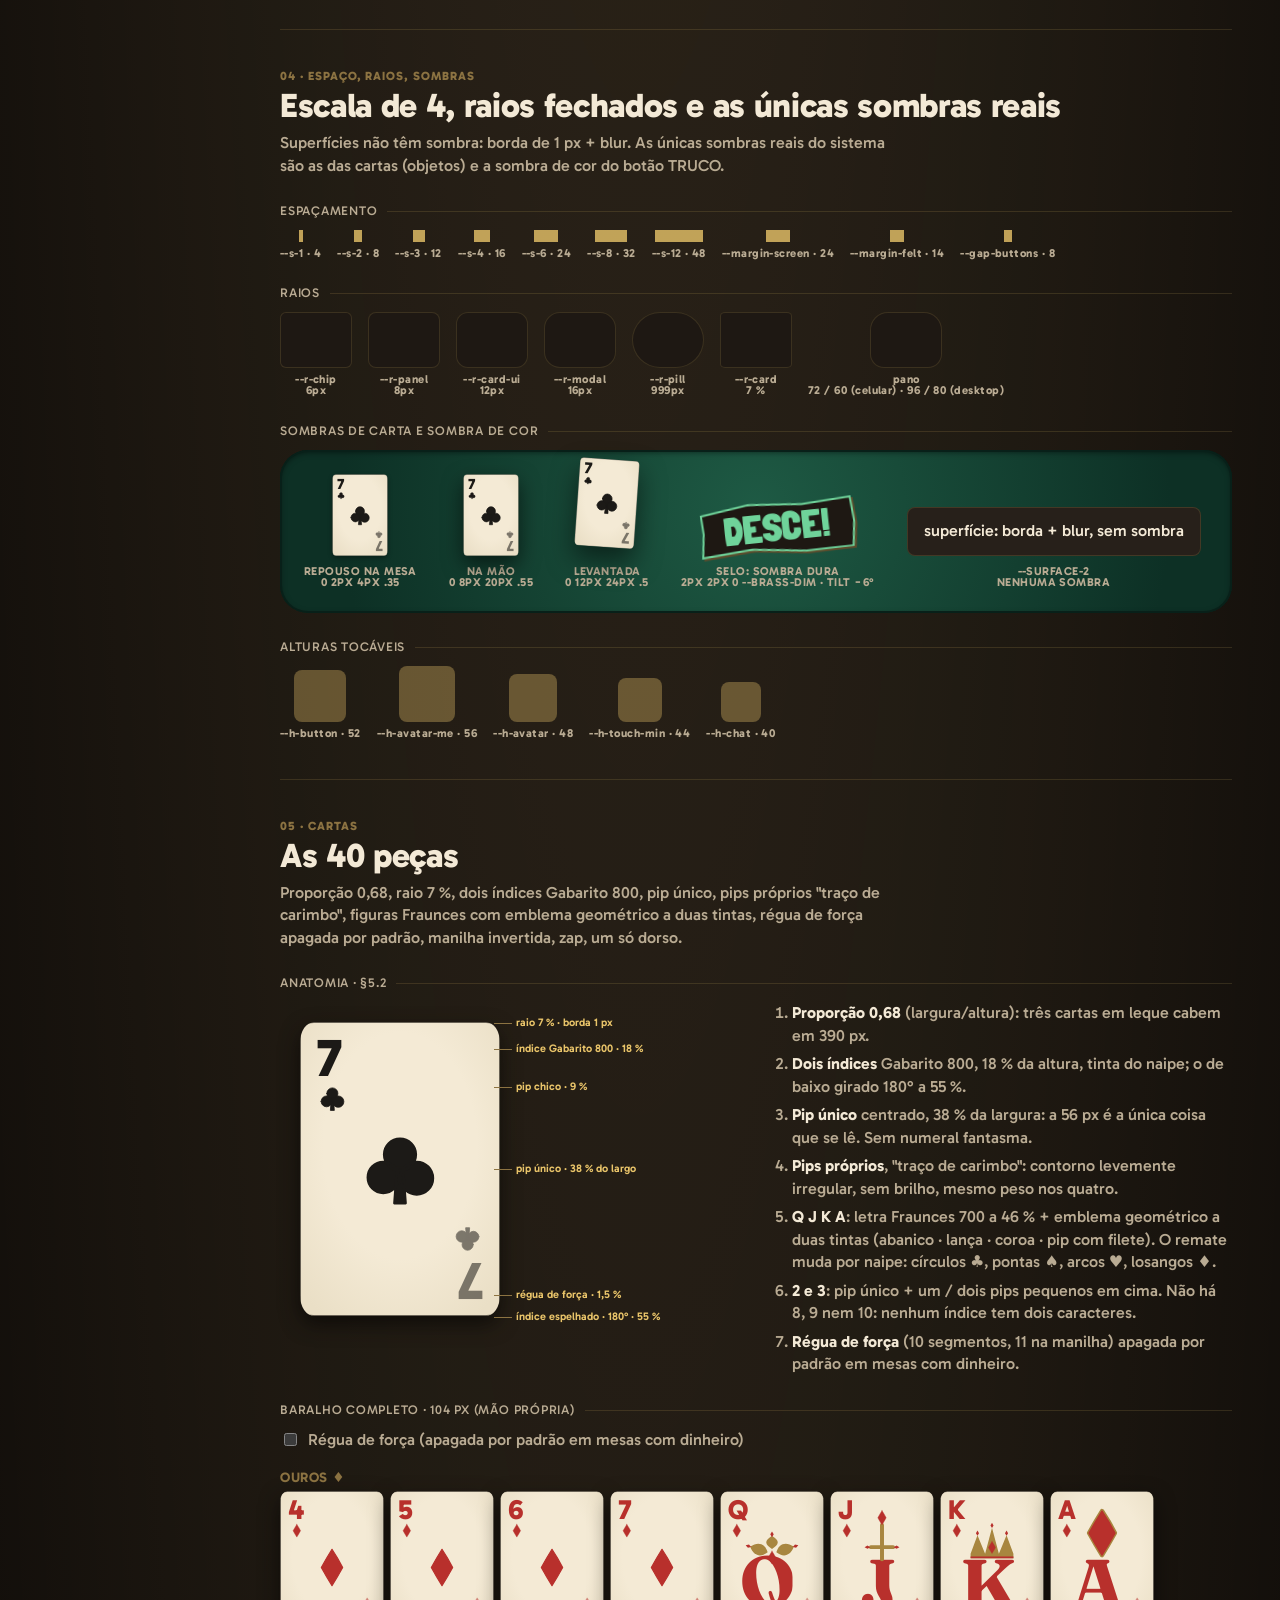
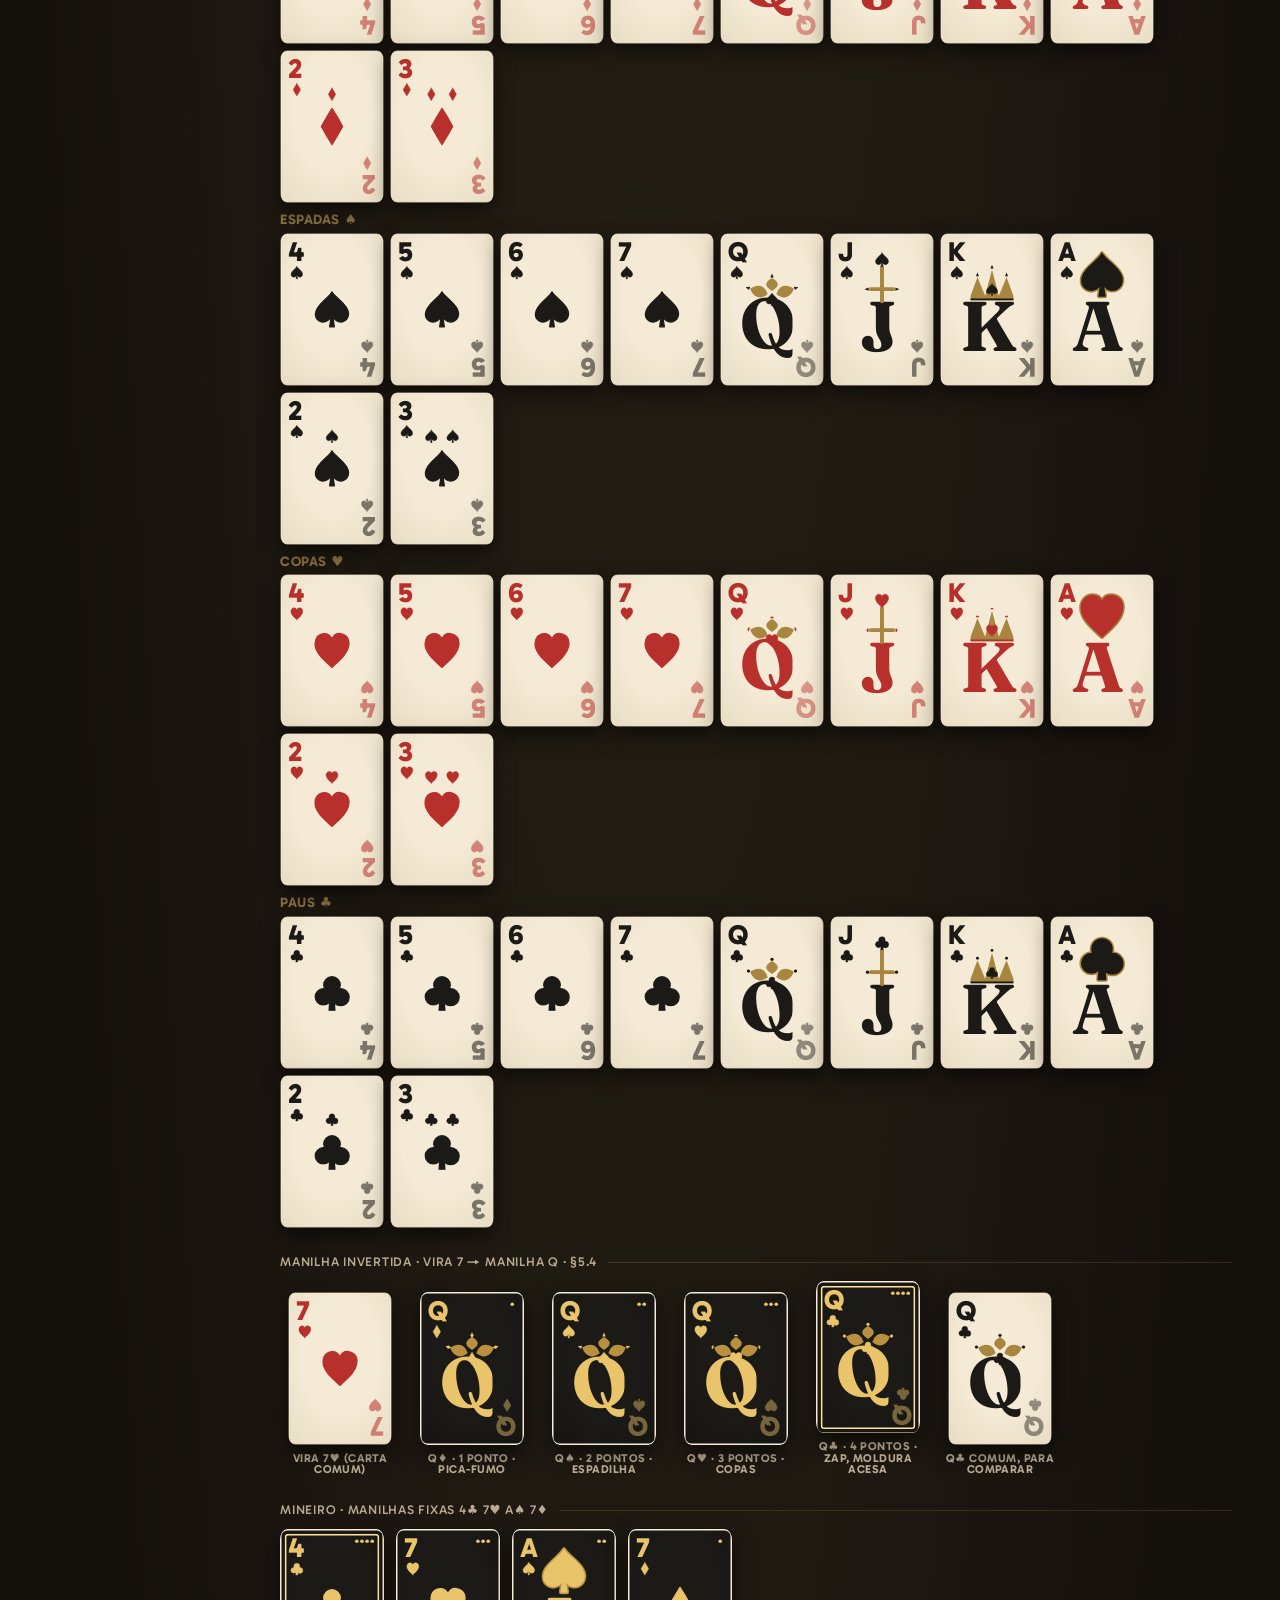
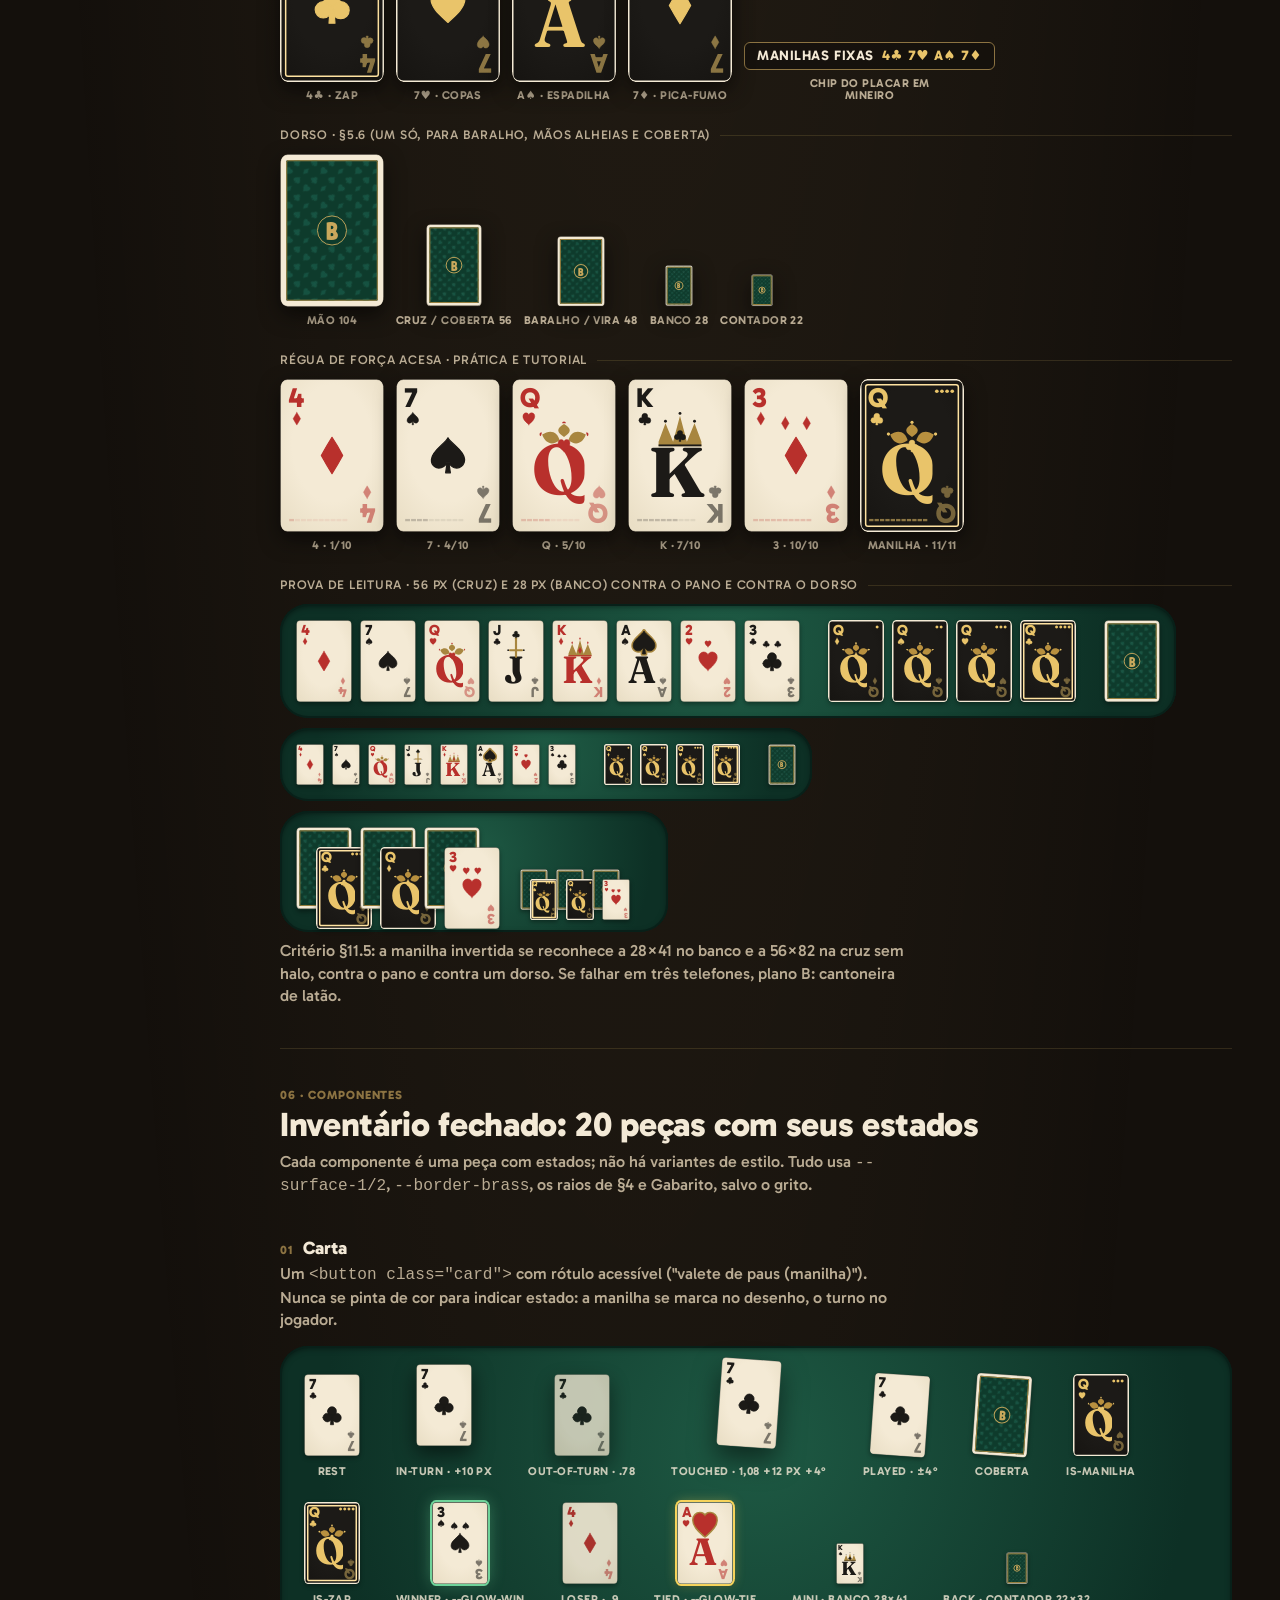
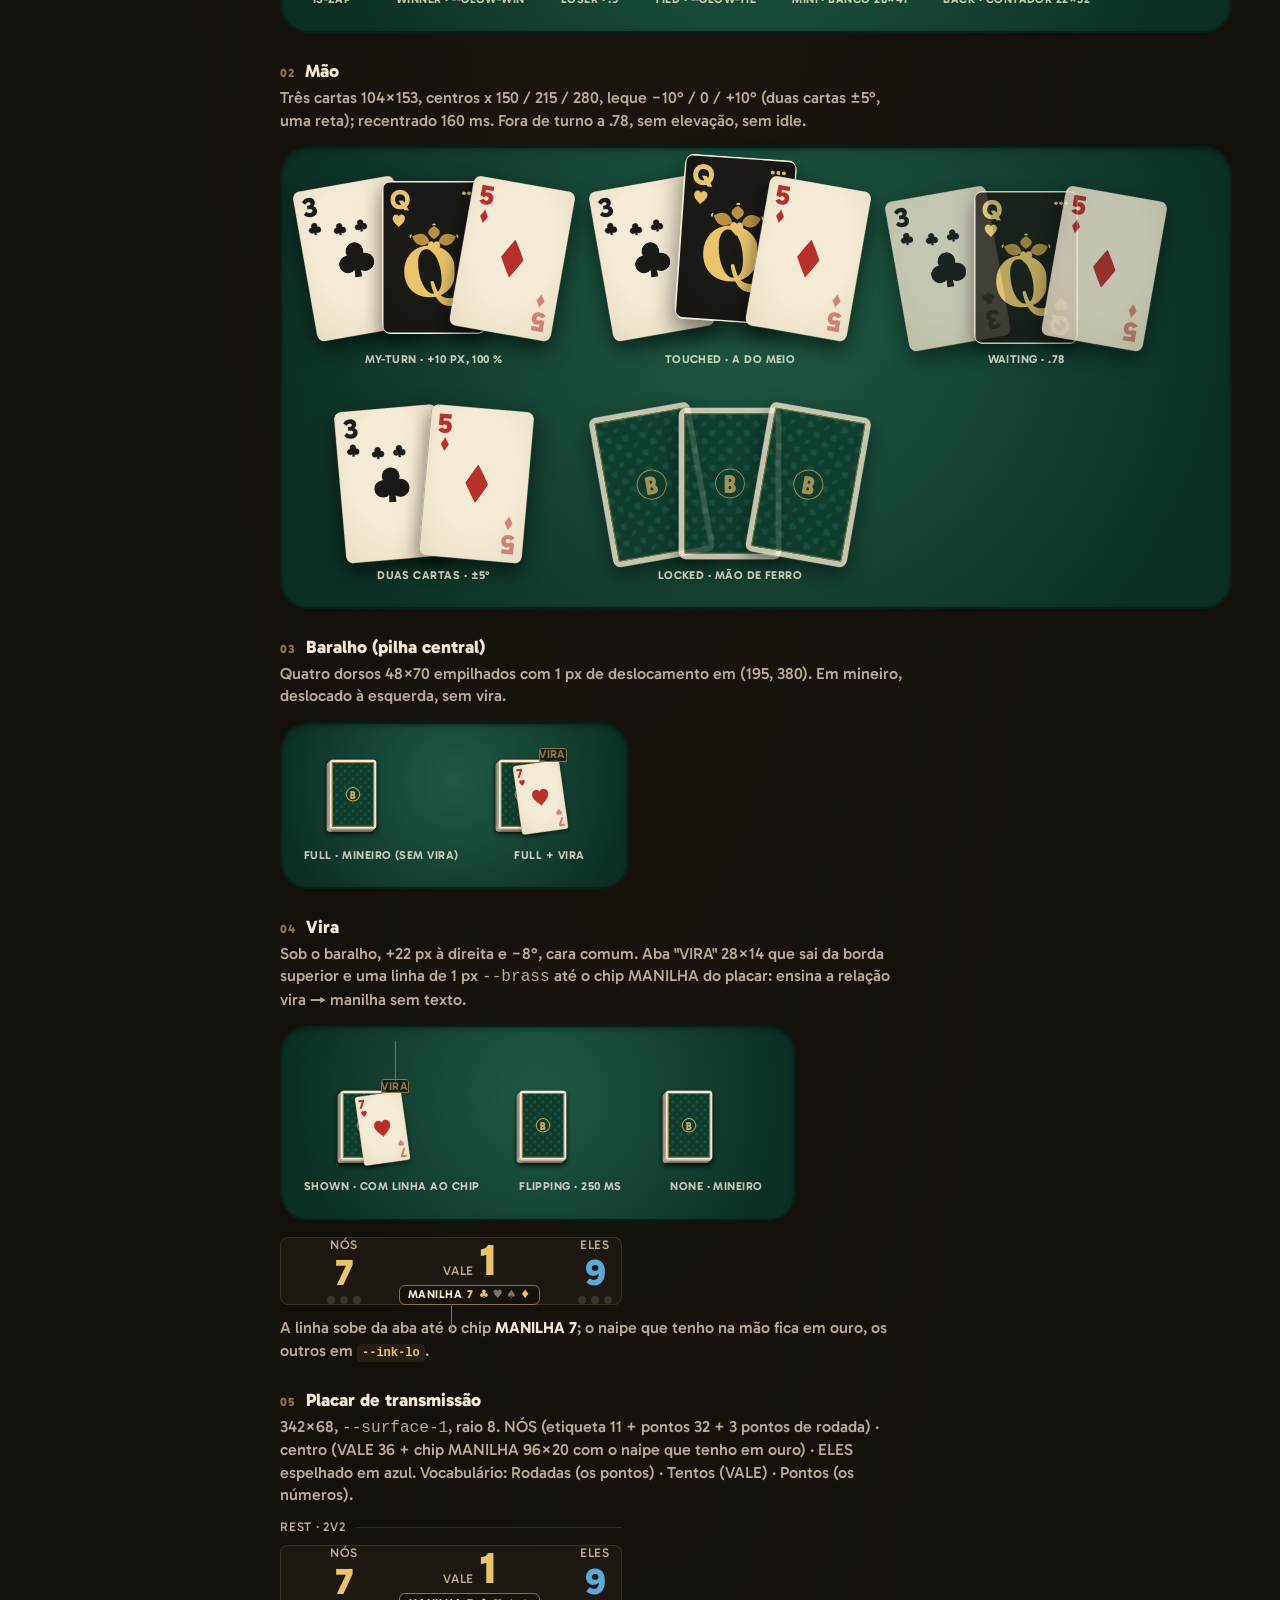
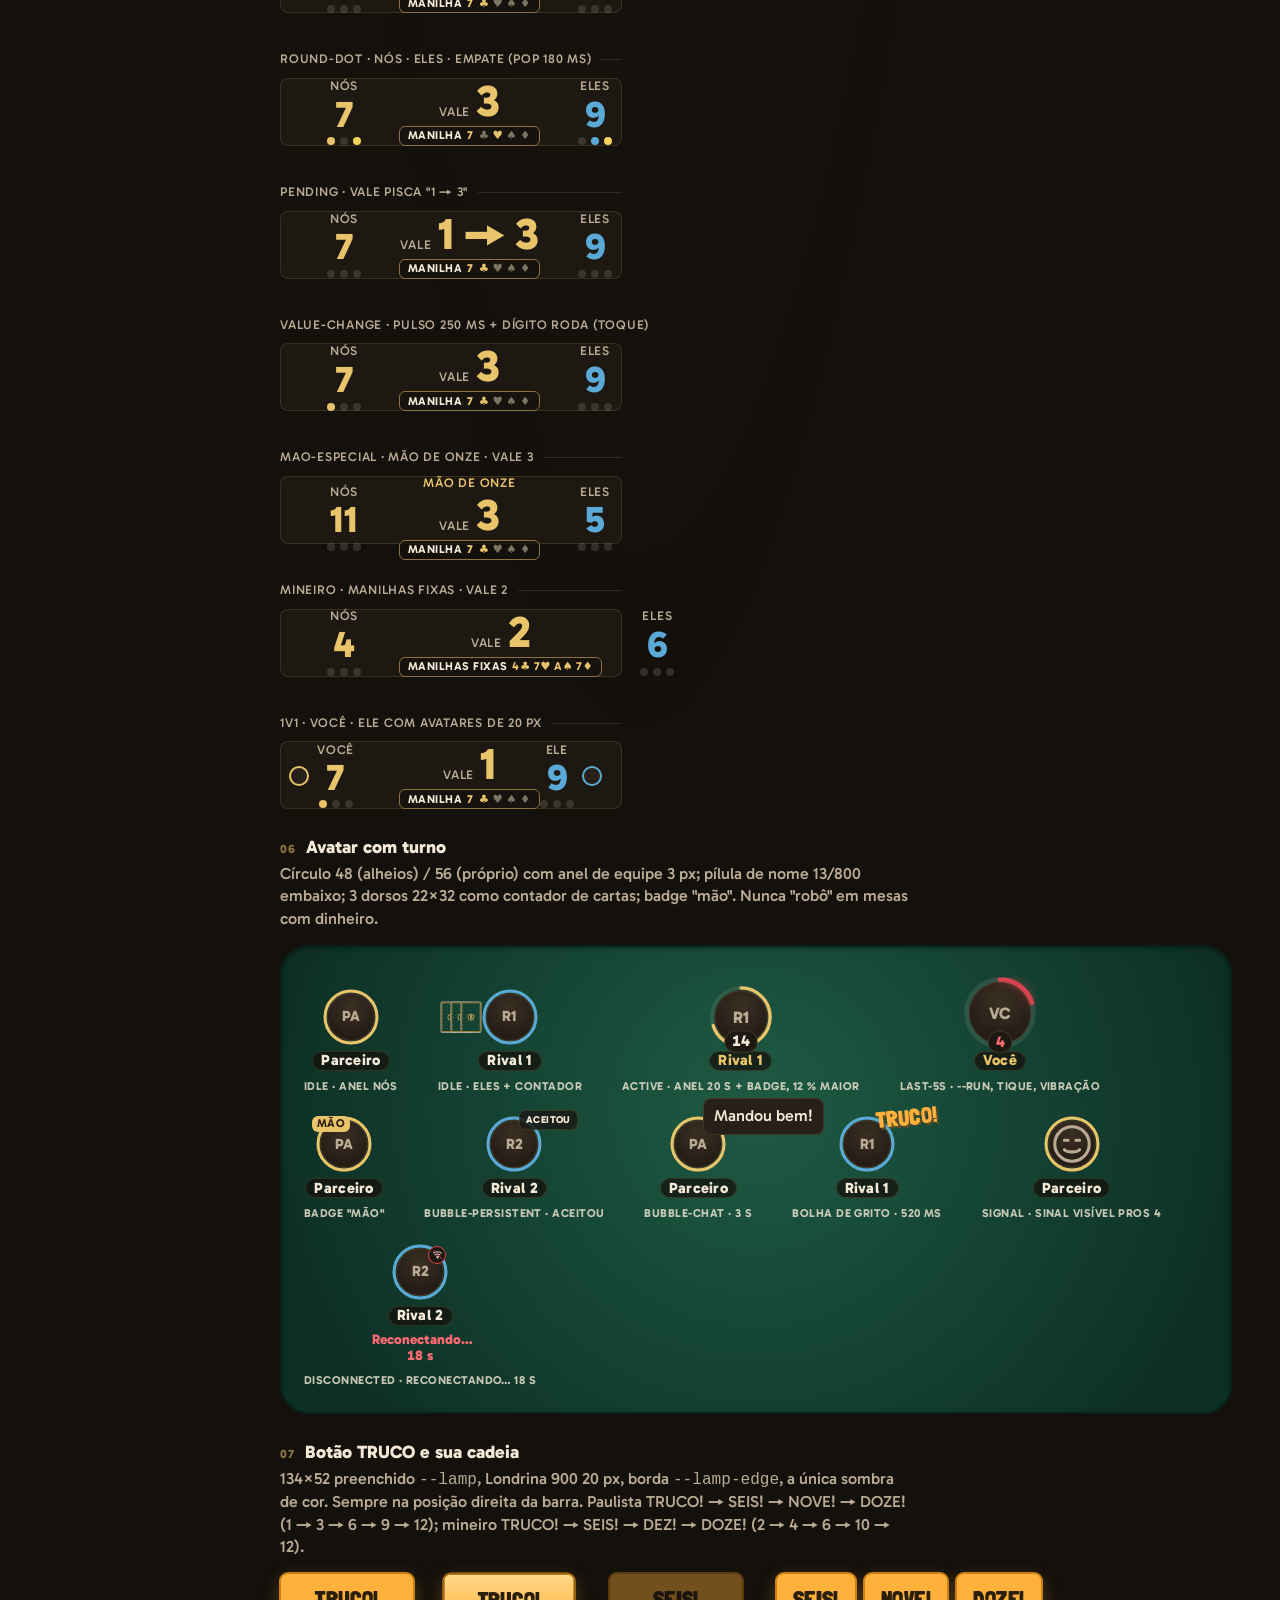
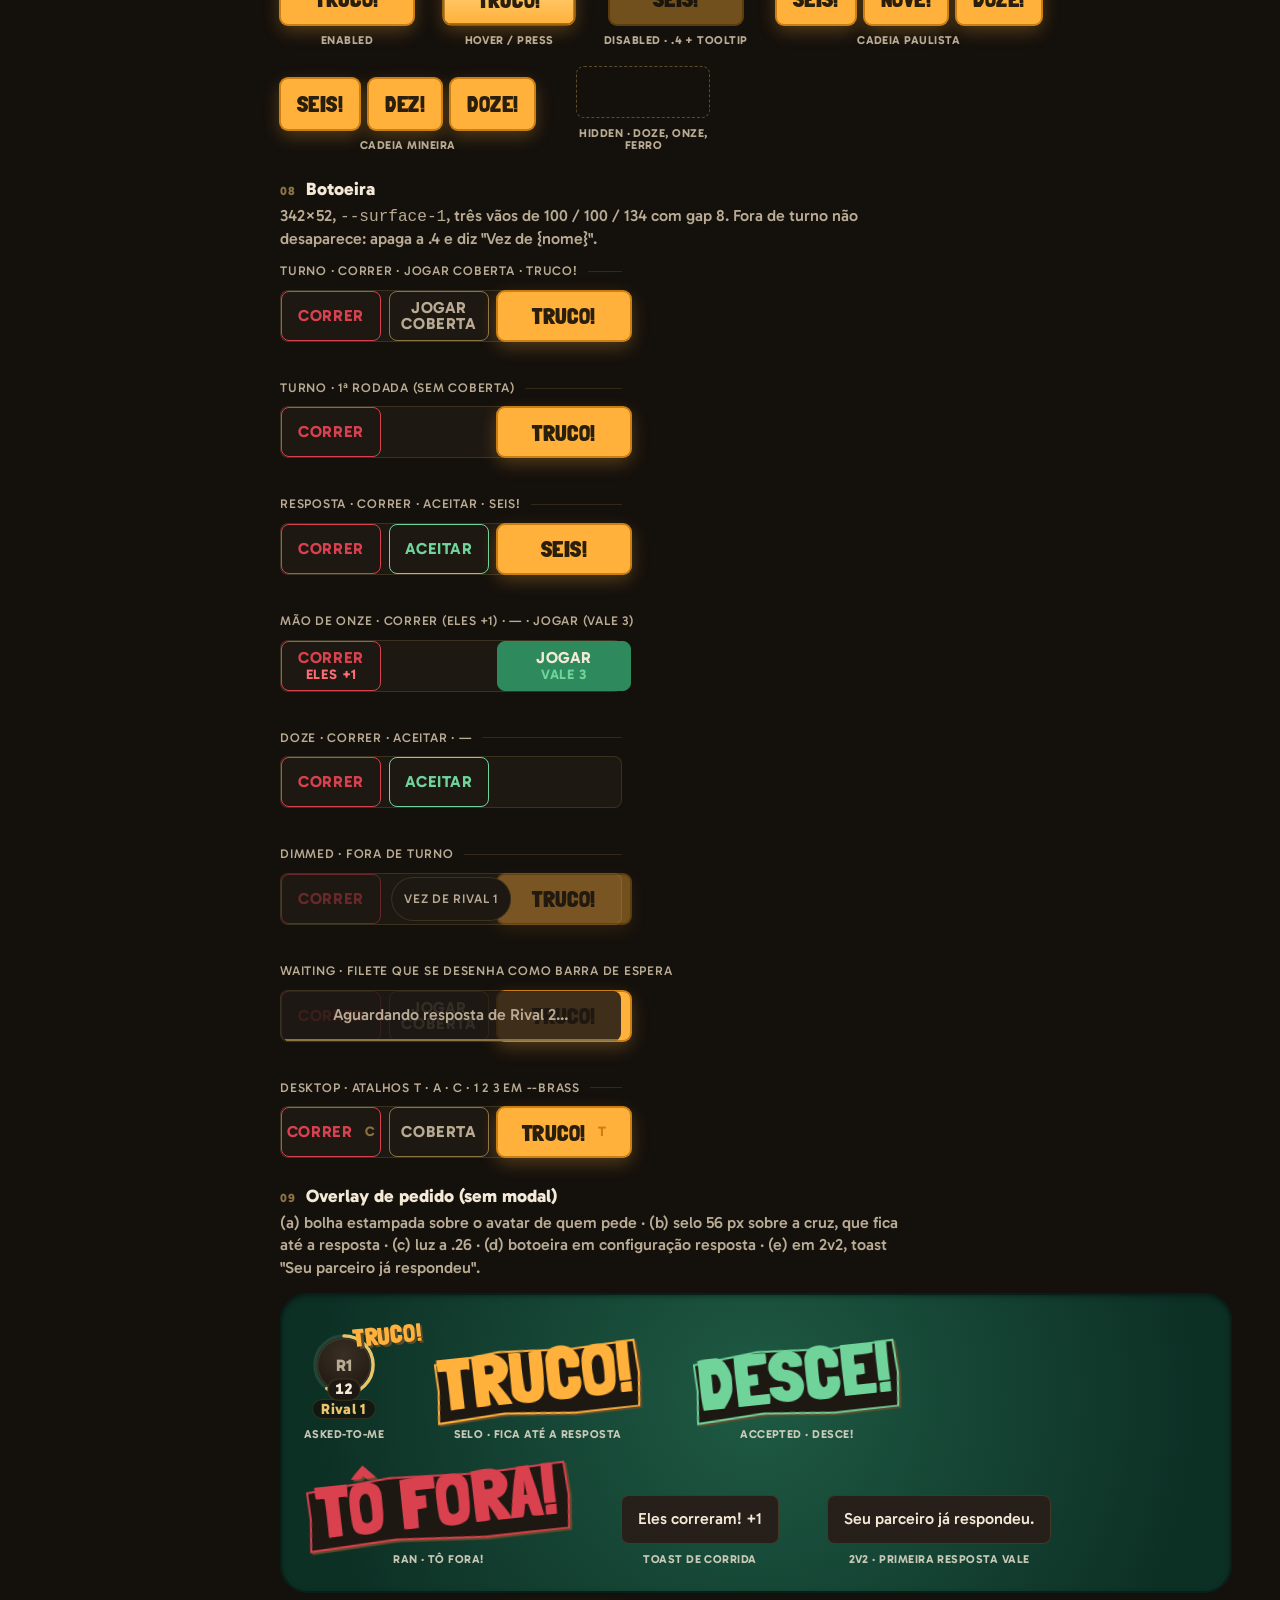
<file: design-system.html>
<!DOCTYPE html>
<html lang="pt-BR">
<head>
<meta charset="utf-8">
<meta name="viewport" content="width=device-width, initial-scale=1, viewport-fit=cover">
<title>Beleza Truco · Sistema de design</title>
<!-- DESIGN §3.1 -->
<link rel="preconnect" href="https://fonts.googleapis.com">
<link rel="preconnect" href="https://fonts.gstatic.com" crossorigin>
<link href="https://fonts.googleapis.com/css2?family=Gabarito:wght@400..900&family=Londrina+Solid:wght@400;900&family=Fraunces:opsz,wght@9..144,700&display=swap" rel="stylesheet">
<link rel="stylesheet" href="tokens.css">
<link rel="stylesheet" href="design-system.css">
<style>
/* Ajuste local (ronda de revisión 1): la cita de dirección va en Gabarito 600 (--t-chicana escalada a 22/1.3)
   y sólo la palabra TRUCO grita en Londrina 900 (DESIGN §3.1: Londrina nunca en cuerpo, ≤ 6 palabras, ≥ 20 px).
   Sobrescribe .ds-quote de design-system.css línea 308; migrar allí cuando ese archivo quede libre. */
.ds-quote { font: 600 22px/1.3 var(--font-ui); letter-spacing: 0; max-width: 44ch; }
@media (min-width: 1024px) { .ds-quote { font-size: 26px; } }
.ds-quote .grito { font: 900 1.15em/1 var(--font-display); letter-spacing: .02em; color: var(--lamp); text-transform: uppercase; }

/* Ajuste local (ronda de revisión 2, severidad media): Anatomia · §5.2 en 390 px.
   .anatomy .stage pedía 450 px fijos y, como el grid de .anatomy no declaraba columna en celular, la columna implícita
   se agrandaba a 450 y el <ol> quedaba de 450 px (borde derecho en x 466): el body tiene overflow-x hidden y cada ítem
   se cortaba sin aviso. La columna pasa a minmax(0, 1fr) y el stage a min(450px, 100%); el escalado .76 del stage se
   mantiene (los callouts son absolutos desde la esquina superior izquierda, no se mueven).
   Sobrescribe design-system.css líneas 400-402; migrar allí cuando ese archivo quede libre. */
.anatomy { grid-template-columns: minmax(0, 1fr); }
@media (min-width: 800px) { .anatomy { grid-template-columns: 470px minmax(0, 1fr); } }
.anatomy .stage { width: min(450px, 100%); }

/* Ajuste local (ronda de revisión 2, severidad baja): botonera "dimmed · fora de turno".
   La píldora "VEZ DE {NOME}" era un velo de ancho completo con el texto suelto en el medio: más angosta que el hueco B,
   y "JOGAR COBERTA" (dos líneas, al .4) asomaba por arriba y por abajo, leído como superposición. Ahora el hueco B
   queda vacío (visibility, el hueco sigue ocupando su lugar: la barra nunca desaparece, DESIGN §6.8) y la píldora ocupa
   el alto útil del hueco (44 px) con --surface-1 opaco y min-width 100 = ancho del hueco. Mismo criterio que
   mesa.css .bar-dim. Sobrescribe design-system.css línea 130; migrar allí cuando ese archivo quede libre. */
.botonera.dimmed > :nth-child(2) { visibility: hidden; }
.botonera .vez {
  inset: auto; left: 50%; top: 50%; transform: translate(-50%, -50%);
  display: inline-flex; box-sizing: border-box; height: 44px; min-width: 100px; padding: 0 var(--s-3); white-space: nowrap;
  background: var(--surface-1); border: 1px solid var(--border-brass); border-radius: var(--r-pill);
}

/* Ajuste local (ronda de revisión 2, severidad baja): el trazo rojo del ícono wifiOff viene como stroke="#D9414E"
   hardcodeado en design-system.js línea 28 (ICO.wifiOff). El atributo de presentación pierde contra cualquier regla CSS,
   así que el color sale del token --run. El arreglo de fondo es stroke="var(--run)" en el JS (archivo ajeno, pendiente). */
.avatar .offline svg path[stroke] { stroke: var(--run); }
</style>
</head>
<body class="bar">
<div class="ds">

  <!-- ===================== NAVEGACIÓN ===================== -->
  <nav class="ds-nav" aria-label="Seções">
    <div class="brand"><b>Beleza Truco</b><span>Sistema de design · v1</span></div>
    <ol id="nav">
      <li><a href="#s0"><i>00</i>Direção</a></li>
      <li><a href="#s1"><i>01</i>Cor</a></li>
      <li><a href="#s2"><i>02</i>Luz e grão</a></li>
      <li><a href="#s3"><i>03</i>Tipografia</a></li>
      <li><a href="#s4"><i>04</i>Espaço, raios, sombras</a></li>
      <li><a href="#s5"><i>05</i>Cartas</a></li>
      <li><a href="#s6"><i>06</i>Componentes</a></li>
      <li><a href="#s7"><i>07</i>Telas (mocks)</a></li>
      <li><a href="#s8"><i>08</i>Motion</a></li>
      <li><a href="#s9"><i>09</i>Vocabulário</a></li>
      <li><a href="#s10"><i>10</i>Checklist</a></li>
    </ol>
    <div class="foot">Uma lâmpada, uma mesa, uma voz.</div>
  </nav>

  <main class="ds-main">

    <header class="ds-hero">
      <h1>Sistema de design</h1>
      <p>Tudo o que aparece na mesa, vivo e medido: tokens, luz, tipografia, as 40 cartas, os 20 componentes com seus estados, as telas estáticas e o motion. Fonte de verdade: <code>DESIGN.md</code>. Medidas em px CSS para 390×844 e 1440×900.</p>
      <div class="meta">
        <span class="chip">Paulista · 2x2 · <b>R$ 2,00</b> · taxa 7 %</span>
        <span class="chip chip-small">Mineiro</span>
        <label class="ds-toggle"><input type="checkbox" id="tg-contrast"> Alto contraste</label>
        <label class="ds-toggle"><input type="checkbox" id="tg-motion"> Animações desligadas</label>
      </div>
    </header>

    <!-- ===================== 0 DIRECCIÓN ===================== -->
    <section class="ds-section" id="s0">
      <header>
        <span class="n">00 · Direção</span>
        <h2>Uma lâmpada, uma mesa, uma voz</h2>
        <p>A direção fechada é a luz de um bar à noite, construída com disciplina editorial e organizada por um placar de transmissão. O bar não se desenha: se sente na luz, na tipografia de letreiro e nos materiais.</p>
      </header>
      <blockquote class="ds-quote">"Onze da noite, uma lâmpada quente sobre o pano verde, e a mesa inteira olha quando alguém grita <b class="grito">Truco</b>."</blockquote>
      <div class="ds-rule">
        <div><b>A regra da lâmpada</b><p>Todo elemento recebe a mesma luz: mais claro em cima, mais escuro embaixo, grão fino. Se um elemento não recebe a luz, está colado e sai.</p></div>
        <div><b>Quatro materiais</b><p>Penumbra quente, pano verde garrafa, papel creme, latão. Nada de madeira, couro, foto, azulejo, fichas, moedas ou confete.</p></div>
        <div><b>A luz reage ao jogo</b><p>Sobe no pedido de truco, fica alta na mão de onze, cai na mão de ferro, fica acesa na vitória e baixa na derrota. É uma máquina de estados, não decoração.</p></div>
      </div>

      <div class="ds-sub">A luz como máquina de estados · §2.1</div>
      <div class="light-demo bar" id="light-demo">
        <div class="felt"><span class="stamp-svg" id="light-stamp" style="color:var(--lamp)"></span></div>
        <div class="readout">--light-cone-alpha <b id="light-val">.16</b> · <span id="light-note">reposo</span></div>
        <div class="seg" id="light-seg">
          <button data-state="" class="on">Repouso · .16</button>
          <button data-state="is-truco-pending">Truco · .26</button>
          <button data-state="is-onze">Onze · .24</button>
          <button data-state="is-ferro">Ferro · .08</button>
          <button data-state="is-victory">Vitória · .30</button>
          <button data-state="is-defeat">Derrota · .10</button>
          <button data-state="is-manilha-played" data-once="1">Manilha · +.06</button>
          <button data-state="is-offline" data-once="1">Offline · pisca</button>
        </div>
      </div>
      <p class="ds-note">As classes <code>.is-truco-pending</code>, <code>.is-onze</code>, <code>.is-ferro</code>, <code>.is-victory</code>, <code>.is-defeat</code>, <code>.is-manilha-played</code> e <code>.is-offline</code> vão em <code>&lt;body&gt;</code>, em <code>.bar</code> ou em <code>.mesa</code>. A subida do truco dura 300 ms, a descida 600 ms.</p>
    </section>

    <!-- ===================== 1 COLOR ===================== -->
    <section class="ds-section" id="s1">
      <header>
        <span class="n">01 · Cor</span>
        <h2>Tokens de cor</h2>
        <p>Todos os valores de <code>tokens.css</code>, com papel e nota. O dourado é luz, nunca preenchimento de área grande; o âmbar da lâmpada existe só no botão TRUCO e no selo do grito; o azul de ELES é a única cor fria.</p>
      </header>
      <div id="swatches"></div>
      <div class="ds-sub">A paleta em uma linha · §1.6</div>
      <div class="palette-line" id="palette-line" aria-label="paleta"></div>
      <div class="ds-sub">O que NÃO vai · referências descartadas</div>
      <div class="nogo">
        <span>#31373B<b>grafite frio (PlayTruco)</b></span>
        <span>#000000<b>preto puro (Joga Truco)</b></span>
        <span>#1F8F4A<b>verde ZingPlay</b></span>
        <span>#35894B<b>verde PlayTruco</b></span>
        <span>#E0E0E0<b>carta cinza (PlayTruco)</b></span>
        <span>#FFFFFF<b>carta branca (apps grátis)</b></span>
        <span>#0E1F17<b>pano "preto" de C</b></span>
        <span>dourado metálico<b>gradiente cromado / baranda de pôquer</b></span>
        <span>verde-bet + vermelho-tigrinho<b>feed de iGaming</b></span>
      </div>
    </section>

    <!-- ===================== 2 LUZ Y GRANO ===================== -->
    <section class="ds-section" id="s2">
      <header>
        <span class="n">02 · Luz e grão</span>
        <h2>Cone, vinheta, grão e os glows fechados</h2>
        <p>Um único asset <code>noise.svg</code> (feTurbulence .9, 2 oitavas) com <code>mix-blend-mode: overlay</code>: 3 % sobre o fundo, 5 % sobre o pano, 0 % em texto, chips e cartas. Sem grão a direção vira "hex planos".</p>
      </header>
      <div class="grain-demo">
        <div class="box bar" id="grain-on"><span class="cap">Com grão · 3 % / 5 %</span><div class="felt"><span class="t-label">pano com vinheta</span></div></div>
        <div class="box bar" id="grain-off" style="--grain-bar:0; --grain-felt:0"><span class="cap">Sem grão · hex planos</span><div class="felt"><span class="t-label">pano com vinheta</span></div></div>
      </div>
      <div class="seg" style="margin-top:12px"><button id="tg-grain" class="on">Grão ligado na página</button></div>
      <div class="ds-sub">Glow · §2.3 (fechado: nada fora desta lista)</div>
      <div class="felt glow-row" id="glow-row"></div>
      <p class="ds-note"><b>Proibido:</b> glow permanente em cartas, partículas em loop, confete, moedas, raios. A celebração é a luz.</p>
    </section>

    <!-- ===================== 3 TIPOGRAFÍA ===================== -->
    <section class="ds-section" id="s3">
      <header>
        <span class="n">03 · Tipografia</span>
        <h2>Gabarito conta, Fraunces retrata, Londrina grita</h2>
        <p>Três famílias OFL, três papéis fechados, sem itálicas. Londrina Solid 900 só para o grito (≤ 6 palavras por tela, ≥ 20 px); Gabarito para tudo o que conta, com <code>tabular-nums</code>; Fraunces 700 só nas 16 letras Q J K A.</p>
      </header>
      <div class="ds-sub">Londrina Solid 900 · o grito</div>
      <div class="type-shout">
        <span style="color:var(--lamp)">Truco!</span><span style="color:var(--lamp)">Seis!</span><span style="color:var(--lamp)">Nove!</span><span style="color:var(--lamp)">Doze!</span>
        <span style="color:var(--ok)">Desce!</span><span style="color:var(--run)">Tô fora!</span><span style="color:var(--tie)">Empachou!</span>
      </div>
      <div class="ds-sub">Gabarito · escala completa <code>--t-*</code></div>
      <div class="type-scale" id="type-scale"></div>
      <div class="ds-sub">Fraunces 700 · só as figuras</div>
      <div class="type-fig"><span>Q</span><span>J</span><span>K</span><span>A</span></div>
      <div class="type-rule">
        <div><span class="w count">12 × 09</span><p><b>Gabarito conta.</b> Placar, VALE, timer, R$, chips, botões, índices das 40 cartas. Números tabulares sempre.</p></div>
        <div><span class="w portray">Q J K</span><p><b>Fraunces retrata.</b> Só a letra central das figuras, a 46 % da altura da carta, onde tem corpo (≥ 38 px).</p></div>
        <div><span class="w shout">Truco!</span><p><b>Londrina grita.</b> Selos, banners, o botão TRUCO e o nome da marca. Nunca em botões secundários nem em corpo.</p></div>
      </div>
    </section>

    <!-- ===================== 4 ESPACIADO ===================== -->
    <section class="ds-section" id="s4">
      <header>
        <span class="n">04 · Espaço, raios, sombras</span>
        <h2>Escala de 4, raios fechados e as únicas sombras reais</h2>
        <p>Superfícies não têm sombra: borda de 1 px + blur. As únicas sombras reais do sistema são as das cartas (objetos) e a sombra de cor do botão TRUCO.</p>
      </header>
      <div class="ds-sub">Espaçamento</div>
      <div class="space-row" id="space-row"></div>
      <div class="ds-sub">Raios</div>
      <div class="radius-row" id="radius-row"></div>
      <div class="ds-sub">Sombras de carta e sombra de cor</div>
      <div class="felt shadow-row" id="shadow-row"></div>
      <div class="ds-sub">Alturas tocáveis</div>
      <div class="space-row" id="touch-row"></div>
    </section>

    <!-- ===================== 5 CARTAS ===================== -->
    <section class="ds-section" id="s5">
      <header>
        <span class="n">05 · Cartas</span>
        <h2>As 40 peças</h2>
        <p>Proporção 0,68, raio 7 %, dois índices Gabarito 800, pip único, pips próprios "traço de carimbo", figuras Fraunces com emblema geométrico a duas tintas, régua de força apagada por padrão, manilha invertida, zap, um só dorso.</p>
      </header>
      <div class="ds-sub">Anatomia · §5.2</div>
      <div class="anatomy" id="anatomy"></div>
      <div class="ds-sub">Baralho completo · 104 px (mão própria)</div>
      <label class="ds-toggle" style="margin-bottom:10px"><input type="checkbox" id="tg-rule"> Régua de força (apagada por padrão em mesas com dinheiro)</label>
      <div class="deck-grid" id="deck-grid"></div>
      <div class="ds-sub">Manilha invertida · vira 7 → manilha Q · §5.4</div>
      <div class="cards-row" id="manilhas"></div>
      <div class="ds-sub">Mineiro · manilhas fixas 4♣ 7♥ A♠ 7♦</div>
      <div class="cards-row" id="mineiro"></div>
      <div class="ds-sub">Dorso · §5.6 (um só, para baralho, mãos alheias e coberta)</div>
      <div class="cards-row" id="backs"></div>
      <div class="ds-sub">Régua de força acesa · prática e tutorial</div>
      <div class="cards-row" id="rule-on"></div>
      <div class="ds-sub">Prova de leitura · 56 px (cruz) e 28 px (banco) contra o pano e contra o dorso</div>
      <div class="felt felt-box" id="read56"></div>
      <div style="height:10px"></div>
      <div class="felt felt-box" id="read28"></div>
      <div style="height:10px"></div>
      <div class="felt felt-box" id="read-back"></div>
      <p class="ds-note">Critério §11.5: a manilha invertida se reconhece a 28×41 no banco e a 56×82 na cruz sem halo, contra o pano e contra um dorso. Se falhar em três telefones, plano B: cantoneira de latão.</p>
    </section>

    <!-- ===================== 6 COMPONENTES ===================== -->
    <section class="ds-section" id="s6">
      <header>
        <span class="n">06 · Componentes</span>
        <h2>Inventário fechado: 20 peças com seus estados</h2>
        <p>Cada componente é uma peça com estados; não há variantes de estilo. Tudo usa <code>--surface-1/2</code>, <code>--border-brass</code>, os raios de §4 e Gabarito, salvo o grito.</p>
      </header>
      <div id="components"></div>
    </section>

    <!-- ===================== 7 MOCKS ===================== -->
    <section class="ds-section" id="s7">
      <header>
        <span class="n">07 · Telas</span>
        <h2>Estados estáticos · 390×844</h2>
        <p>Os estados marcados "Mock" em DESIGN §9, montados com os componentes reais sobre o mapa da mesa de §7.1. Os outros estados são jogáveis em <code>mesa.html</code>.</p>
      </header>
      <div class="mocks" id="mocks"></div>
    </section>

    <!-- ===================== 8 MOTION ===================== -->
    <section class="ds-section" id="s8">
      <header>
        <span class="n">08 · Motion</span>
        <h2>Evento → duração → easing → o que se move</h2>
        <p>A carta é um objeto: sombra que cresce com a elevação, rotação ao cair, overshoot ao tocar. Nada desaparece em um quadro. Shake e háptico só no truco e na manilha. <code>--speed</code> multiplica todas as durações.</p>
      </header>
      <div class="felt motion-stage" id="motion-stage">
        <div class="banco banco-us" id="m-banco-us"></div>
        <div class="banco them banco-them" id="m-banco-them"></div>
        <div class="deck" id="m-deck"></div>
        <div class="slot" id="m-slot"></div>
        <div class="stamp-anchor" id="m-stamp"></div>
        <div class="hand-area" id="m-hand"></div>
      </div>
      <div class="motion-ctl">
        <div class="seg">
          <button id="mo-deal">Reparto · 380 ms</button>
          <button id="mo-fly">Voo de carta · 280 ms</button>
          <button id="mo-stamp">Manilha estampada · 520 ms</button>
          <button id="mo-slide">Deslizamento ao banco · 360 ms</button>
        </div>
        <label class="speed">--speed <select id="mo-speed"><option value="1.4">lenta 1,4</option><option value="1" selected>normal 1</option><option value="0.7">rápida ,7</option></select></label>
      </div>
      <div class="ds-sub">Tabela · §8.2</div>
      <div class="ds-table-wrap"><table class="ds-table" id="motion-table"></table></div>
      <div class="ds-sub">Tokens · §8.1</div>
      <div class="ds-table-wrap"><table class="ds-table" id="motion-tokens"></table></div>
    </section>

    <!-- ===================== 9 VOCABULARIO ===================== -->
    <section class="ds-section" id="s9">
      <header>
        <span class="n">09 · Vocabulário e compliance</span>
        <h2>pt-BR paulista, curto e em maiúsculas</h2>
        <p>Literais confirmados em PlayTruco e Joga Truco. O valor da mesa e a taxa são dado, não gancho; nada de "grátis" nem promessas; pé legal em todas as telas.</p>
      </header>
      <div class="vocab" id="vocab"></div>
    </section>

    <!-- ===================== 10 CHECKLIST ===================== -->
    <section class="ds-section" id="s10">
      <header>
        <span class="n">10 · Checklist</span>
        <h2>Revisão do protótipo</h2>
        <p>Doze perguntas. Se alguma falha, o elemento sai ou se refaz: nunca se decora por cima.</p>
      </header>
      <ol class="checklist" id="checklist"></ol>
      <div class="ds-callout"><b>Regra de saída de anúncios:</b> todo quadro leva pano verde garrafa + cartas creme; o âmbar <code>--lamp</code> só no botão TRUCO e no selo; teste em escala de cinza: o dourado não deve aparecer como área.</div>
    </section>

    <div class="ds-legal-bar"><p class="legal">O jogo pode ser viciante. Jogue com responsabilidade. 18+.</p></div>
  </main>
</div>

<script src="cards.js"></script>
<script src="design-system.js"></script>
</body>
</html>
</file>
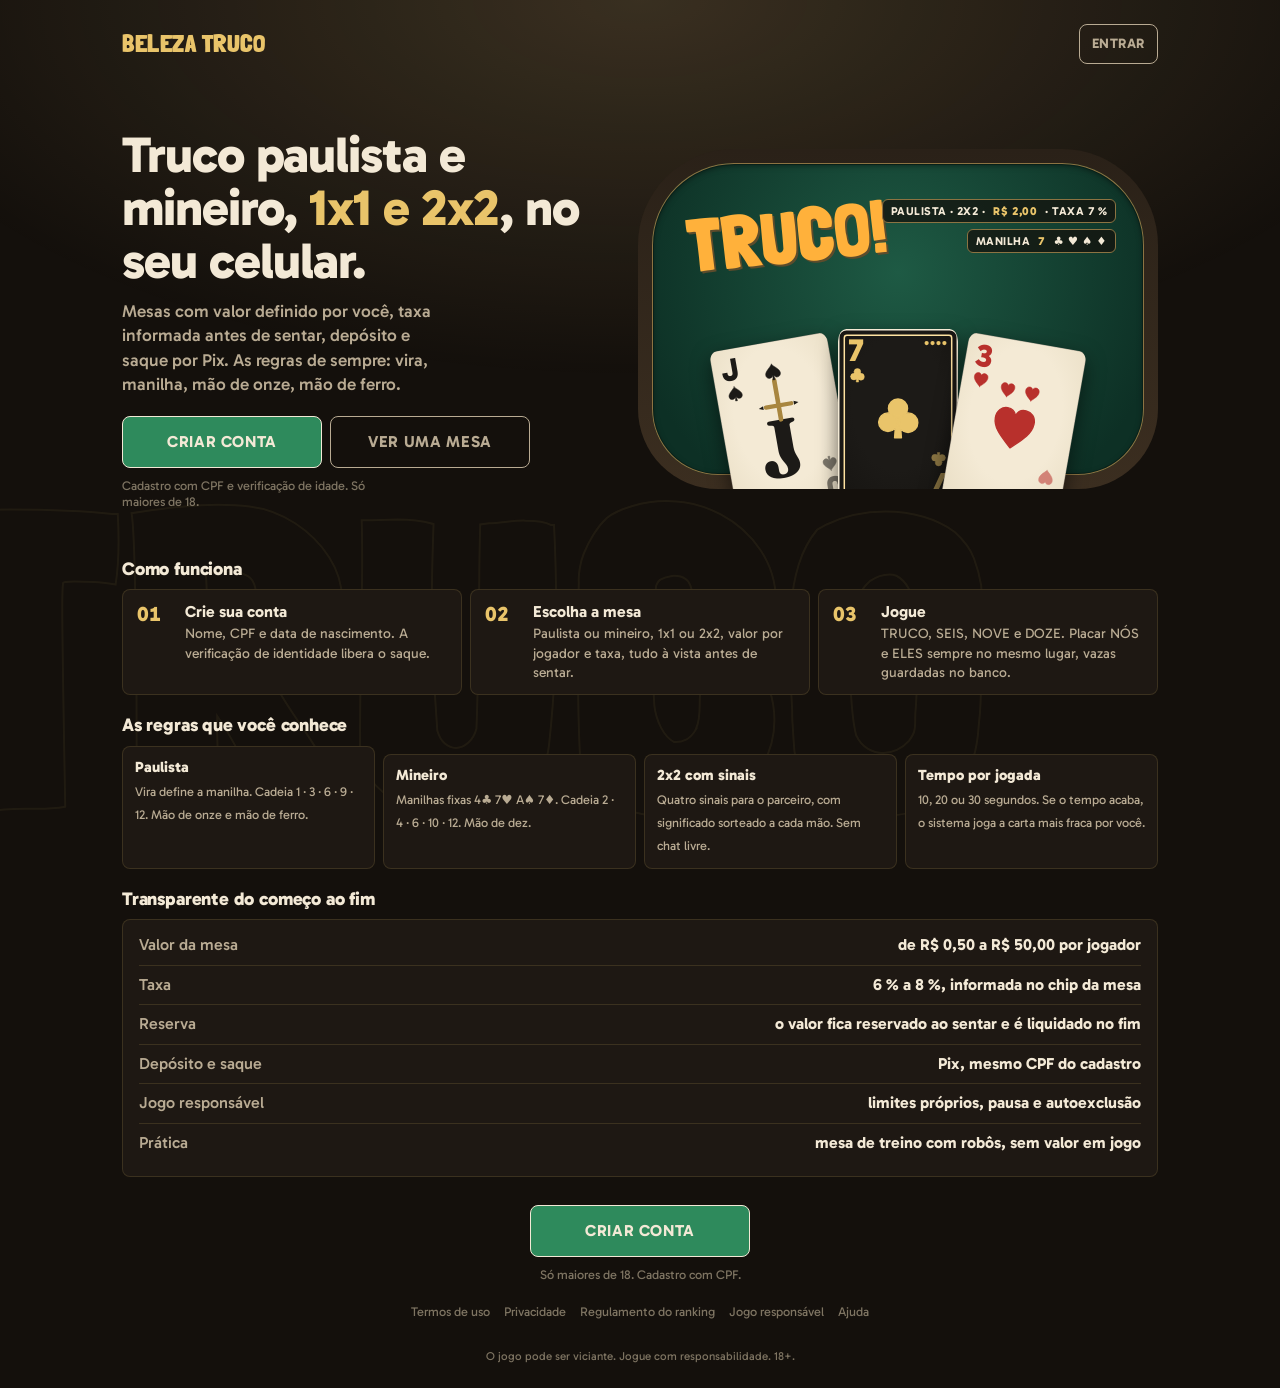
<file: home.html>
<!DOCTYPE html>
<html lang="pt-BR">
<head>
<meta charset="utf-8">
<meta name="viewport" content="width=device-width, initial-scale=1, viewport-fit=cover">
<meta name="theme-color" content="#14100C">
<title>Beleza Truco · truco paulista e mineiro</title>
<meta name="description" content="Truco paulista e mineiro, 1x1 e 2x2, no celular. Mesas com valor definido por você, depósito e saque por Pix. Maiores de 18.">
<link rel="preconnect" href="https://fonts.googleapis.com">
<link rel="preconnect" href="https://fonts.gstatic.com" crossorigin>
<link href="https://fonts.googleapis.com/css2?family=Gabarito:wght@400..900&family=Londrina+Solid:wght@400;900&family=Fraunces:opsz,wght@9..144,700&display=swap" rel="stylesheet">
<link rel="stylesheet" href="tokens.css">
<link rel="stylesheet" href="app.css">
</head>
<body class="bar">
<div class="watermark" aria-hidden="true">TRUCO</div>

<div class="app public">
  <header class="app-hdr">
    <a class="brand" href="home.html" aria-label="Beleza Truco, início">Beleza Truco</a>
    <div class="mid"></div>
    <a class="btn btn-ghost-brass sm" href="lobby.html" style="border:var(--border-ghost-w) solid">Entrar</a>
  </header>

  <main>
    <!-- Hero: la lámpara sobre un paño chico, tres cartas, un grito. Londrina en pantalla: "Beleza Truco" + "TRUCO!" = 3 palabras. -->
    <section class="hero">
      <div>
        <h1>Truco paulista e mineiro, <b>1x1 e 2x2</b>, no seu celular.</h1>
        <p style="margin-top:12px">Mesas com valor definido por você, taxa informada antes de sentar, depósito e saque por Pix. As regras de sempre: vira, manilha, mão de onze, mão de ferro.</p>
        <div class="hero-cta" style="margin-top:20px">
          <a class="btn btn-fill-ok" href="lobby.html">Criar conta</a>
          <a class="btn btn-ghost-brass" href="mesa.html">Ver uma mesa</a>
        </div>
        <p class="note lo" style="margin-top:10px">Cadastro com CPF e verificação de idade. Só maiores de 18.</p>
      </div>
      <div class="hero-felt" aria-label="Mesa de truco com três cartas">
        <div class="felt">
          <div class="hero-stamp"><span class="stamp stamp-truco">Truco!</span></div>
          <div class="hero-chips" aria-hidden="true">
            <span class="chip">Paulista · 2x2 · <b>R$ 2,00</b> · taxa 7 %</span>
            <span class="chip">Manilha <b>7</b> ♣ ♥ ♠ ♦</span>
          </div>
          <div class="hero-cards" id="hero-cards"></div>
        </div>
      </div>
    </section>

    <!-- Como funciona -->
    <section class="sec">
      <div class="sec-head"><h2>Como funciona</h2></div>
      <ol class="steps">
        <li><div><b>Crie sua conta</b><p>Nome, CPF e data de nascimento. A verificação de identidade libera o saque.</p></div></li>
        <li><div><b>Escolha a mesa</b><p>Paulista ou mineiro, 1x1 ou 2x2, valor por jogador e taxa, tudo à vista antes de sentar.</p></div></li>
        <li><div><b>Jogue</b><p>TRUCO, SEIS, NOVE e DOZE. Placar NÓS e ELES sempre no mesmo lugar, vazas guardadas no banco.</p></div></li>
      </ol>
    </section>

    <!-- Regras: dato, con los chips de la mesa -->
    <section class="sec">
      <div class="sec-head"><h2>As regras que você conhece</h2></div>
      <div class="facts">
        <div class="panel surface-1"><b>Paulista</b><span>Vira define a manilha. Cadeia 1 · 3 · 6 · 9 · 12. Mão de onze e mão de ferro.</span></div>
        <div class="panel surface-1"><b>Mineiro</b><span>Manilhas fixas 4♣ 7♥ A♠ 7♦. Cadeia 2 · 4 · 6 · 10 · 12. Mão de dez.</span></div>
        <div class="panel surface-1"><b>2x2 com sinais</b><span>Quatro sinais para o parceiro, com significado sorteado a cada mão. Sem chat livre.</span></div>
        <div class="panel surface-1"><b>Tempo por jogada</b><span>10, 20 ou 30 segundos. Se o tempo acaba, o sistema joga a carta mais fraca por você.</span></div>
      </div>
    </section>

    <!-- Transparencia: valor, taxa, Pix, jogo responsável -->
    <section class="sec">
      <div class="sec-head"><h2>Transparente do começo ao fim</h2></div>
      <div class="panel surface-1">
        <div class="kv"><span>Valor da mesa</span><b>de R$ 0,50 a R$ 50,00 por jogador</b></div>
        <div class="kv"><span>Taxa</span><b>6 % a 8 %, informada no chip da mesa</b></div>
        <div class="kv"><span>Reserva</span><b>o valor fica reservado ao sentar e é liquidado no fim</b></div>
        <div class="kv"><span>Depósito e saque</span><b>Pix, mesmo CPF do cadastro</b></div>
        <div class="kv"><span>Jogo responsável</span><b>limites próprios, pausa e autoexclusão</b></div>
        <div class="kv"><span>Prática</span><b>mesa de treino com robôs, sem valor em jogo</b></div>
      </div>
    </section>

    <section class="sec" style="text-align:center;padding:8px 0 0">
      <a class="btn btn-fill-ok" href="lobby.html" style="border:var(--border-ghost-w) solid;min-width:220px">Criar conta</a>
      <p class="note lo" style="margin-top:10px">Só maiores de 18. Cadastro com CPF.</p>
    </section>

    <div class="foot-links">
      <a href="#">Termos de uso</a><a href="#">Privacidade</a><a href="#">Regulamento do ranking</a><a href="#">Jogo responsável</a><a href="#">Ajuda</a>
    </div>
  </main>

  <p class="legal legal-app">O jogo pode ser viciante. Jogue com responsabilidade. 18+.</p>
</div>

<script src="cards.js"></script>
<script src="app.js"></script>
<script>
(function () {
  /* Tres cartas de la mano con la manilha invertida (vira 6 → manilha 7): la regla §5.4 también enseña en la home */
  var w = window.matchMedia('(min-width: 1024px)').matches ? 120 : 104;
  document.getElementById('hero-cards').innerHTML = [
    { rank: 'J', suit: 'espadas' },
    { rank: '7', suit: 'paus', manilha: true, zap: true },
    { rank: '3', suit: 'copas' }
  ].map(function (c) { c.w = w; return '<span class="card">' + window.BT.cardSVG(c) + '</span>'; }).join('');
})();
</script>
</body>
</html>
</file>
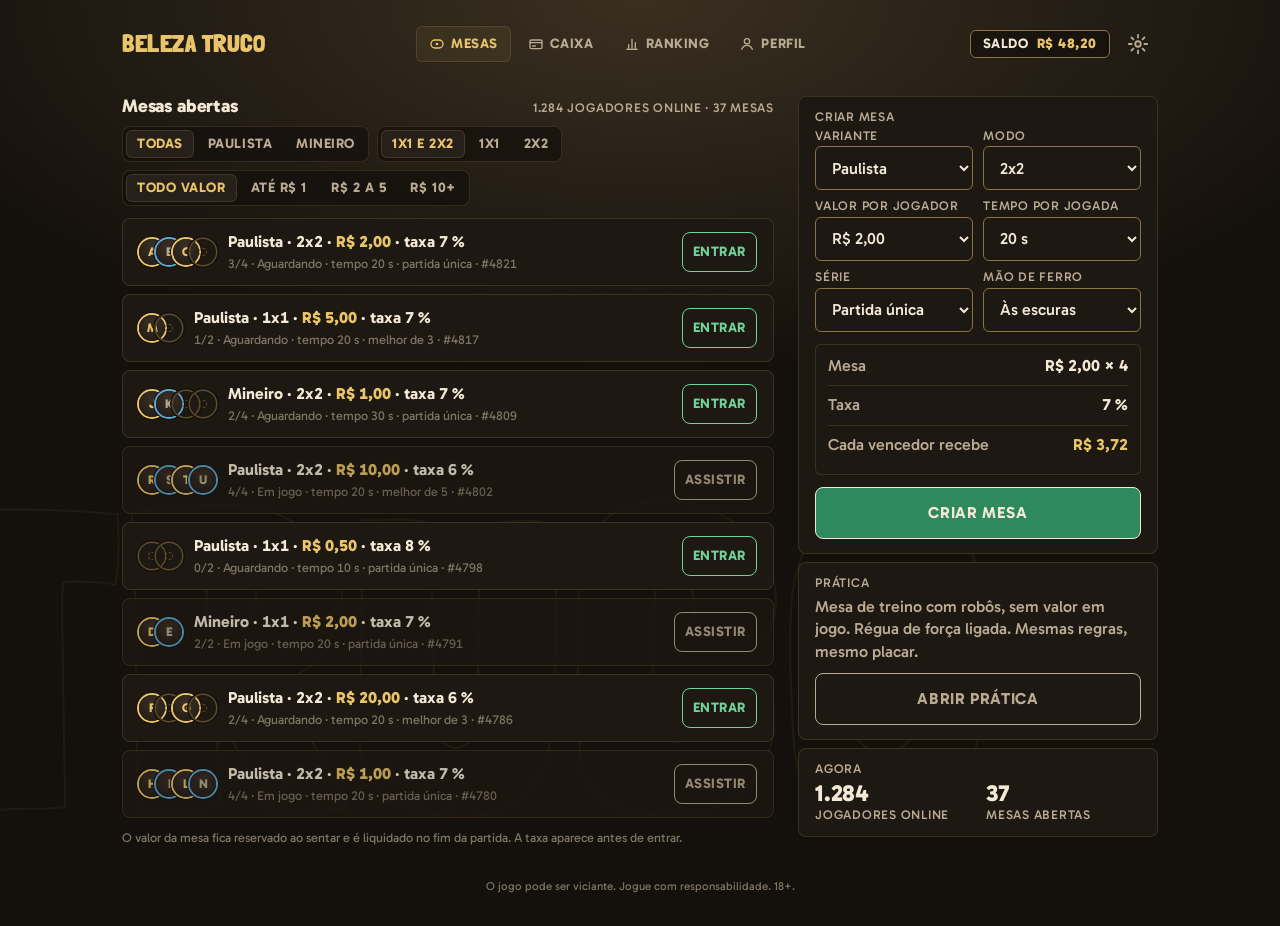
<file: lobby.html>
<!DOCTYPE html>
<html lang="pt-BR">
<head>
<meta charset="utf-8">
<meta name="viewport" content="width=device-width, initial-scale=1, viewport-fit=cover">
<meta name="theme-color" content="#14100C">
<title>Beleza Truco · mesas</title>
<link rel="preconnect" href="https://fonts.googleapis.com">
<link rel="preconnect" href="https://fonts.gstatic.com" crossorigin>
<link href="https://fonts.googleapis.com/css2?family=Gabarito:wght@400..900&family=Londrina+Solid:wght@400;900&family=Fraunces:opsz,wght@9..144,700&display=swap" rel="stylesheet">
<link rel="stylesheet" href="tokens.css">
<link rel="stylesheet" href="app.css">
</head>
<body class="bar">
<div class="watermark" aria-hidden="true">TRUCO</div>

<div class="app">
  <header class="app-hdr">
    <a class="brand" href="home.html" aria-label="Beleza Truco, início">Beleza Truco</a>
    <nav class="topnav mid" aria-label="Seções"></nav>
    <div style="display:flex;align-items:center;gap:8px">
      <a class="chip chip-saldo" href="caixa.html" aria-label="Saldo disponível, abrir caixa">Saldo <b>R$ 0,00</b></a>
      <a class="icon-btn" href="mesa.html" aria-label="Ajustes" title="Ajustes">
        <svg viewBox="0 0 24 24" width="22" height="22" aria-hidden="true"><circle cx="12" cy="12" r="3" fill="none" stroke="currentColor" stroke-width="2"/><path d="M12 2v3M12 19v3M2 12h3M19 12h3M4.9 4.9l2.1 2.1M17 17l2.1 2.1M4.9 19.1 7 17M17 7l2.1-2.1" fill="none" stroke="currentColor" stroke-width="2" stroke-linecap="round"/></svg>
      </a>
    </div>
  </header>

  <main class="cols">
    <section>
      <!-- Jogadores en línea y mesas abiertas: dato -->
      <div class="sec-head">
        <h2>Mesas abertas</h2>
        <span class="t-label"><span id="online-players">0</span> jogadores online · <span id="online-tables">0</span> mesas</span>
      </div>

      <!-- Filtros -->
      <div class="seg-row" role="group" aria-label="Filtros">
        <div class="seg" id="f-variant" aria-label="Variante">
          <button type="button" data-v="todas" aria-pressed="true">Todas</button>
          <button type="button" data-v="Paulista" aria-pressed="false">Paulista</button>
          <button type="button" data-v="Mineiro" aria-pressed="false">Mineiro</button>
        </div>
        <div class="seg" id="f-mode" aria-label="Modo">
          <button type="button" data-v="todos" aria-pressed="true">1x1 e 2x2</button>
          <button type="button" data-v="1x1" aria-pressed="false">1x1</button>
          <button type="button" data-v="2x2" aria-pressed="false">2x2</button>
        </div>
        <div class="seg" id="f-value" aria-label="Valor">
          <button type="button" data-v="todos" aria-pressed="true">Todo valor</button>
          <button type="button" data-v="baixo" aria-pressed="false">até R$ 1</button>
          <button type="button" data-v="medio" aria-pressed="false">R$ 2 a 5</button>
          <button type="button" data-v="alto" aria-pressed="false">R$ 10+</button>
        </div>
      </div>

      <!-- Acciones (celular): crear mesa + prática -->
      <div class="btn-row right" style="margin-bottom:12px">
        <button class="btn btn-fill-ok" id="btn-criar-m" type="button">Criar mesa</button>
        <a class="btn btn-ghost-brass" href="mesa.html" aria-label="Mesa de prática com robôs, sem valor em jogo">Prática</a>
      </div>

      <ul class="list" id="tables" aria-label="Lista de mesas"></ul>
      <p class="note lo" id="empty" hidden>Nenhuma mesa com esses filtros. Crie uma: os jogadores online veem na hora.</p>
      <p class="note lo" style="margin-top:12px">O valor da mesa fica reservado ao sentar e é liquidado no fim da partida. A taxa aparece antes de entrar.</p>
    </section>

    <!-- Columna derecha (desktop): crear mesa inline + prática -->
    <aside class="sticky">
      <div class="panel surface-1">
        <p class="panel-title">Criar mesa</p>
        <form class="form" id="form-criar" autocomplete="off">
          <div class="form-grid">
            <label class="field"><span>Variante</span><select name="variant"><option>Paulista</option><option>Mineiro</option></select></label>
            <label class="field"><span>Modo</span><select name="mode"><option>2x2</option><option>1x1</option></select></label>
            <label class="field"><span>Valor por jogador</span><select name="value"><option value="0.5">R$ 0,50</option><option value="1">R$ 1,00</option><option value="2" selected>R$ 2,00</option><option value="5">R$ 5,00</option><option value="10">R$ 10,00</option><option value="20">R$ 20,00</option><option value="50">R$ 50,00</option></select></label>
            <label class="field"><span>Tempo por jogada</span><select name="timer"><option value="10">10 s</option><option value="20" selected>20 s</option><option value="30">30 s</option></select></label>
            <label class="field"><span>Série</span><select name="series"><option value="1" selected>Partida única</option><option value="3">Melhor de 3</option><option value="5">Melhor de 5</option></select></label>
            <label class="field"><span>Mão de ferro</span><select name="ferro"><option value="escuras" selected>Às escuras</option><option value="claras">Às claras</option></select></label>
          </div>
          <div class="summary surface-1" style="padding:10px 12px;border-radius:var(--r-chip)">
            <div class="kv"><span>Mesa</span><b id="sum-mesa">R$ 2,00 × 4</b></div>
            <div class="kv"><span>Taxa</span><b id="sum-taxa">7 %</b></div>
            <div class="kv"><span>Cada vencedor recebe</span><b id="sum-neto" class="gold">R$ 3,72</b></div>
          </div>
          <button class="btn btn-fill-ok block" type="submit">Criar mesa</button>
        </form>
      </div>
      <div class="panel surface-1">
        <p class="panel-title">Prática</p>
        <p class="note">Mesa de treino com robôs, sem valor em jogo. Régua de força ligada. Mesmas regras, mesmo placar.</p>
        <a class="btn btn-ghost-brass block" href="mesa.html" style="margin-top:10px">Abrir prática</a>
      </div>
      <div class="panel surface-1">
        <p class="panel-title">Agora</p>
        <div class="stats" style="grid-template-columns:1fr 1fr">
          <div class="stat"><span class="v sm" id="st-players">0</span><span class="k">jogadores online</span></div>
          <div class="stat"><span class="v sm" id="st-tables">0</span><span class="k">mesas abertas</span></div>
        </div>
      </div>
    </aside>
  </main>

  <p class="legal legal-app">O jogo pode ser viciante. Jogue com responsabilidade. 18+.</p>
</div>

<nav class="tabbar" aria-label="Navegação"><ul></ul></nav>

<!-- Modal Criar mesa (celular) -->
<div class="modal" id="m-criar" hidden role="dialog" aria-modal="true" aria-labelledby="m-criar-title">
  <div class="scrim"></div>
  <div class="modal-card surface-2">
    <div class="modal-head"><h2 id="m-criar-title">Criar mesa</h2><button class="icon-btn" type="button" data-close aria-label="Fechar">✕</button></div>
    <form class="form" id="form-criar-m" autocomplete="off">
      <div class="form-grid">
        <label class="field"><span>Variante</span><select name="variant"><option>Paulista</option><option>Mineiro</option></select></label>
        <label class="field"><span>Modo</span><select name="mode"><option>2x2</option><option>1x1</option></select></label>
        <label class="field"><span>Valor por jogador</span><select name="value"><option value="0.5">R$ 0,50</option><option value="1">R$ 1,00</option><option value="2" selected>R$ 2,00</option><option value="5">R$ 5,00</option><option value="10">R$ 10,00</option><option value="20">R$ 20,00</option><option value="50">R$ 50,00</option></select></label>
        <label class="field"><span>Tempo por jogada</span><select name="timer"><option value="10">10 s</option><option value="20" selected>20 s</option><option value="30">30 s</option></select></label>
        <label class="field"><span>Série</span><select name="series"><option value="1" selected>Partida única</option><option value="3">Melhor de 3</option><option value="5">Melhor de 5</option></select></label>
        <label class="field"><span>Mão de ferro</span><select name="ferro"><option value="escuras" selected>Às escuras</option><option value="claras">Às claras</option></select></label>
      </div>
      <div class="summary">
        <div class="kv"><span>Mesa</span><b data-sum="mesa">R$ 2,00 × 4</b></div>
        <div class="kv"><span>Taxa</span><b data-sum="taxa">7 %</b></div>
        <div class="kv"><span>Cada vencedor recebe</span><b data-sum="neto" class="gold">R$ 3,72</b></div>
      </div>
      <div class="modal-actions">
        <button class="btn btn-ghost-brass" type="button" data-close>Cancelar</button>
        <button class="btn btn-fill-ok" type="submit">Criar mesa</button>
      </div>
    </form>
    <p class="legal">O jogo pode ser viciante. Jogue com responsabilidade. 18+.</p>
  </div>
</div>

<script src="app.js"></script>
<script>
(function () {
  var A = window.APP, $ = A.$;
  A.mountNav('lobby');
  $('online-players').textContent = A.num(A.ONLINE.players);
  $('online-tables').textContent = A.num(A.ONLINE.tables);
  $('st-players').textContent = A.num(A.ONLINE.players);
  $('st-tables').textContent = A.num(A.ONLINE.tables);

  /* Filtros */
  var filters = { variant: 'todas', mode: 'todos', value: 'todos' };
  function pass(t) {
    if (filters.variant !== 'todas' && t.variant !== filters.variant) return false;
    if (filters.mode !== 'todos' && t.mode !== filters.mode) return false;
    if (filters.value === 'baixo' && t.value > 1) return false;
    if (filters.value === 'medio' && (t.value < 2 || t.value > 5)) return false;
    if (filters.value === 'alto' && t.value < 10) return false;
    return true;
  }
  function render() {
    var rows = A.TABLES.filter(pass);
    $('tables').innerHTML = rows.map(A.tableRow).join('');
    $('empty').hidden = rows.length > 0;
  }
  A.segment($('f-variant'), function (v) { filters.variant = v; render(); });
  A.segment($('f-mode'), function (v) { filters.mode = v; render(); });
  A.segment($('f-value'), function (v) { filters.value = v; render(); });
  render();

  /* Entrar: en el prototipo abre la mesa jugable (el servidor haría la retención del valor y E-01) */
  $('tables').addEventListener('click', function (e) {
    var b = e.target.closest('[data-join]'); if (!b) return;
    var t = A.TABLES.filter(function (x) { return String(x.id) === b.dataset.join; })[0];
    A.toast('Entrando na mesa #' + t.id + ' · ' + A.brl(t.value) + ' reservados');
    setTimeout(function () { location.href = 'mesa.html'; }, 900);
  });

  /* Resumen de la mesa a crear (misma fórmula que mesa.js §2.7): pozo = valor × n; neto = pozo × (1 − taxa); por ganador = neto / (n/2) */
  function feeFor(v) { return v >= 10 ? .06 : v < 1 ? .08 : .07; }   /* dato de muestra: la taxa la define el servidor por franja de valor */
  function wireSummary(form, sum) {
    function upd() {
      var v = Number(form.value.value), n = form.mode.value === '2x2' ? 4 : 2, fee = feeFor(v);
      var mine = v * n * (1 - fee) / (n / 2);
      sum.mesa.textContent = A.brl(v) + ' × ' + n;
      sum.taxa.textContent = A.pct(fee);
      sum.neto.textContent = A.brl(mine);
    }
    form.addEventListener('change', upd); upd();
    form.addEventListener('submit', function (e) {
      e.preventDefault();
      A.toast('Mesa criada · ' + form.variant.value + ' · ' + form.mode.value + ' · ' + A.brl(Number(form.value.value)) + ' · taxa ' + sum.taxa.textContent);
      if (criar) criar.close();
      setTimeout(function () { location.href = 'mesa.html'; }, 900);
    });
  }
  var fd = $('form-criar');
  wireSummary(fd, { mesa: $('sum-mesa'), taxa: $('sum-taxa'), neto: $('sum-neto') });
  var fm = $('form-criar-m');
  wireSummary(fm, { mesa: fm.querySelector('[data-sum="mesa"]'), taxa: fm.querySelector('[data-sum="taxa"]'), neto: fm.querySelector('[data-sum="neto"]') });
  var criar = A.modal('m-criar');
  $('btn-criar-m').addEventListener('click', criar.open);
})();
</script>
</body>
</html>
</file>
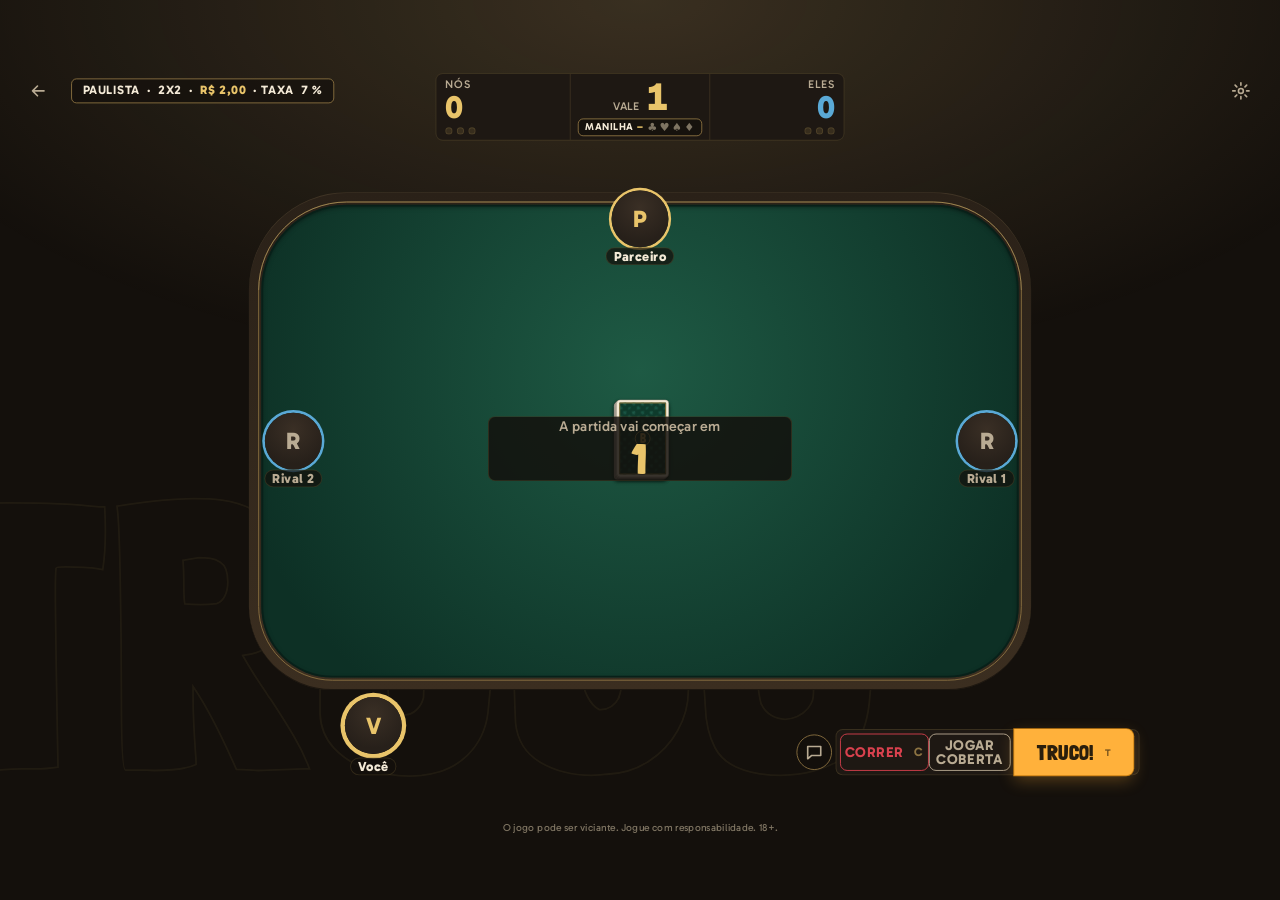
<file: mesa.html>
<!DOCTYPE html>
<html lang="pt-BR">
<head>
<meta charset="utf-8">
<meta name="viewport" content="width=device-width, initial-scale=1, viewport-fit=cover">
<meta name="theme-color" content="#14100C">
<title>Beleza Truco · mesa</title>
<!-- DESIGN §3.1 · fuentes -->
<link rel="preconnect" href="https://fonts.googleapis.com">
<link rel="preconnect" href="https://fonts.gstatic.com" crossorigin>
<link href="https://fonts.googleapis.com/css2?family=Gabarito:wght@400..900&family=Londrina+Solid:wght@400;900&family=Fraunces:opsz,wght@9..144,700&display=swap" rel="stylesheet">
<link rel="stylesheet" href="tokens.css">
<link rel="stylesheet" href="mesa.css">
</head>
<body class="bar">

<!-- El escenario: 390×844 (celular) o 1440×900 (desktop), escalado para entrar en la ventana.
     Todas las coordenadas de DESIGN §7 se escriben en px del escenario (mesa.css). -->
<div class="stage" id="stage" data-layout="mobile" data-mode="2v2" data-variant="paulista" data-phase="lobby">

  <!-- Marca de agua del letrero (sólo desktop, §7.2) -->
  <div class="watermark" aria-hidden="true">TRUCO</div>

  <!-- §7.1 Header -->
  <header class="hdr">
    <button class="icon-btn" id="btn-sair" type="button" aria-label="Sair da mesa" title="Sair da mesa">
      <svg viewBox="0 0 24 24" width="22" height="22" aria-hidden="true"><path d="M10 6 4 12l6 6M4 12h14" fill="none" stroke="currentColor" stroke-width="2" stroke-linecap="round" stroke-linejoin="round"/></svg>
    </button>
    <!-- Valor de la mesa y taxa: dato (§10). Los llena mesa.js desde las constantes MESA_VALUE / TAXA (misma fuente que la tarjeta de resultado) -->
    <div class="chip mesa-chip" id="mesa-chip"><span id="chip-variante">Paulista</span> · <span id="chip-modo">2x2</span> · <b id="chip-valor">R$ 2,00</b> · taxa <span id="chip-taxa">7 %</span></div>
    <button class="icon-btn" id="btn-ajustes" type="button" aria-label="Ajustes e demo" title="Ajustes" aria-haspopup="dialog">
      <svg viewBox="0 0 24 24" width="22" height="22" aria-hidden="true"><circle cx="12" cy="12" r="3" fill="none" stroke="currentColor" stroke-width="2"/><path d="M12 2v3M12 19v3M2 12h3M19 12h3M4.9 4.9l2.1 2.1M17 17l2.1 2.1M4.9 19.1 7 17M17 7l2.1-2.1" fill="none" stroke="currentColor" stroke-width="2" stroke-linecap="round"/></svg>
    </button>
  </header>

  <!-- §6.5 Placar de transmissão -->
  <section class="placar surface-1" id="placar" aria-label="Placar">
    <div class="pl-side pl-us">
      <span class="t-label pl-label" id="label-us">NÓS</span>
      <!-- §6.5: en 1v1 (VOCÊ · ELE) cada lado lleva un avatar de 20 px (inicial + anillo de equipo) al lado de los pontos; en 2v2 queda oculto -->
      <span class="pl-row"><span class="pl-avatar" id="pl-av-us" aria-hidden="true"></span><span class="t-score pl-pts" id="pts-us" aria-live="polite">0</span></span>
      <span class="pl-dots" id="dots-us" aria-label="Rodadas de NÓS"><i></i><i></i><i></i></span>
    </div>
    <div class="pl-center">
      <div class="pl-vale-row"><span class="t-label pl-label" id="vale-label">VALE</span><span class="t-value pl-vale" id="vale" aria-live="polite">1</span></div>
      <div class="chip chip-manilha" id="chip-manilha">MANILHA <b id="manilha-rank">–</b> <span class="suits" id="manilha-suits"><i data-s="paus">♣</i><i data-s="copas">♥</i><i data-s="espadas">♠</i><i data-s="ouros">♦</i></span></div>
    </div>
    <div class="pl-side pl-them">
      <span class="t-label pl-label" id="label-them">ELES</span>
      <span class="pl-row"><span class="t-score pl-pts" id="pts-them" aria-live="polite">0</span><span class="pl-avatar them" id="pl-av-them" aria-hidden="true"></span></span>
      <span class="pl-dots" id="dots-them" aria-label="Rodadas de ELES"><i></i><i></i><i></i></span>
    </div>
  </section>

  <!-- §6.11 Píldora de rodada, pegada al placar -->
  <div class="pill pill-rodada" id="pill" aria-live="polite"></div>

  <!-- §7 Paño con rail de mueble, filete de latón y filo -->
  <div class="mesa-frame" id="frame">
    <svg class="brass-draw" id="brass-draw" aria-hidden="true"><path id="brass-path" d=""/></svg>
    <svg class="brass-hi" id="brass-hi" aria-hidden="true"><path id="brass-hi-path" d=""/></svg>
    <div class="felt" id="felt"></div>
  </div>

  <!-- Capa de juego sobre el paño: asientos, slots, mazo, vira, banco, sellos (coordenadas §7) -->
  <div class="table-layer" id="table">
    <!-- Guía VIRA → MANILHA: se desvanece (.7 → 0) antes del slot del parceiro; el gradiente va en coordenadas del usuario (JS) -->
    <svg class="vira-line" id="vira-line" aria-hidden="true">
      <defs><linearGradient id="vira-grad" gradientUnits="userSpaceOnUse" x1="0" y1="0" x2="0" y2="0"><stop offset="0" stop-opacity="1"/><stop offset="1" stop-opacity="0"/></linearGradient></defs>
      <line id="vira-line-l" x1="0" y1="0" x2="0" y2="0"/>
    </svg>

    <!-- Asientos ajenos (se completan por JS: 1 = direita, 2 = parceiro, 3 = esquerda) -->
    <div class="seat seat-them" id="seat-1" data-seat="1"></div>
    <div class="seat seat-us" id="seat-2" data-seat="2"></div>
    <div class="seat seat-them" id="seat-3" data-seat="3"></div>

    <!-- Slots en cruz -->
    <div class="slot" id="slot-2" data-seat="2"></div>
    <div class="slot" id="slot-3" data-seat="3"></div>
    <div class="slot" id="slot-1" data-seat="1"></div>
    <div class="slot" id="slot-0" data-seat="0"></div>

    <!-- Mazo y vira -->
    <div class="vira" id="vira" aria-hidden="true"><span class="chip chip-vira vira-tab">VIRA</span><div class="vira-card" id="vira-card"></div></div>
    <div class="deck" id="deck" aria-hidden="true"></div>

    <!-- Carril del parceiro (mão de onze) -->
    <div class="carril" id="carril" aria-label="Cartas do parceiro"></div>

    <!-- Banco de vazas -->
    <div class="bank bank-us" id="bank-us" aria-label="Vazas de NÓS"></div>
    <div class="bank bank-them" id="bank-them" aria-label="Vazas de ELES"></div>

    <!-- Sello de grito y banner de mano, centrados en la cruz -->
    <div class="stamp-wrap" id="stamp" aria-live="assertive"></div>
    <div class="banner" id="banner" aria-live="assertive"></div>

    <!-- Toasts -->
    <div class="toasts" id="toasts" aria-live="polite"></div>
  </div>

  <!-- Mi asiento (avatar 56 + anillo de timer + badge + nombre) -->
  <div class="seat seat-us me" id="seat-0" data-seat="0"></div>

  <!-- Chat / emotes / sinais -->
  <button class="chat-btn" id="btn-chat" type="button" aria-label="Chat, emotes e sinais" aria-haspopup="true" aria-expanded="false">
    <svg viewBox="0 0 24 24" width="22" height="22" aria-hidden="true"><path d="M4 5h16v11H9l-5 4z" fill="none" stroke="currentColor" stroke-width="2" stroke-linejoin="round"/></svg>
  </button>

  <!-- Mi mano -->
  <div class="hand" id="hand" aria-label="Suas cartas"></div>

  <!-- §6.8 Botonera -->
  <div class="botonera surface-1" id="bar" data-config="turno">
    <div class="bar-slot bar-slot-a"><button class="btn btn-ghost-run" id="btn-correr" type="button" aria-label="Correr">CORRER<span class="key">C</span></button></div>
    <div class="bar-slot bar-slot-b">
      <button class="btn btn-ghost-brass" id="btn-coberta" type="button" aria-pressed="false" aria-label="Jogar coberta">JOGAR COBERTA</button>
      <button class="btn btn-ghost-ok" id="btn-aceitar" type="button" aria-label="Aceitar" hidden>ACEITAR<span class="key">A</span></button>
    </div>
    <div class="bar-slot bar-slot-c">
      <button class="btn btn-truco" id="btn-truco" type="button" aria-label="Pedir truco">TRUCO!<span class="key">T</span></button>
      <button class="btn btn-fill-ok" id="btn-jogar" type="button" aria-label="Jogar a mão de onze" hidden>JOGAR<span class="key">A</span></button>
      <!-- §6.7/§6.8: en mão de onze y mão de ferro no hay truco; el tercer hueco lo ocupa un chip no tocable
           (Gabarito, --brass) para que la barra conserve sus tres partes en vez de quedar con un hueco en blanco -->
      <span class="chip bar-note" id="bar-note" hidden>SEM TRUCO</span>
    </div>
    <div class="bar-dim" id="bar-dim"><span id="bar-dim-text">Vez de …</span></div>
    <div class="bar-wait" id="bar-wait"><span id="bar-wait-text">Aguardando resposta…</span><i class="bar-wait-line"></i></div>
  </div>

  <!-- §6.19 Pie legal -->
  <p class="legal legal-foot">O jogo pode ser viciante. Jogue com responsabilidade. 18+.</p>

  <!-- Capa de efectos: cartas en vuelo -->
  <div class="fx" id="fx" aria-hidden="true"></div>

  <!-- Popover del banco -->
  <div class="popover surface-2" id="bank-pop" hidden></div>

  <!-- Popover de chat -->
  <div class="popover chat-pop surface-2" id="chat-pop" hidden role="menu" aria-label="Chat"></div>

  <!-- §6.18 Resultado -->
  <div class="result" id="result" hidden>
    <div class="scrim result-scrim"></div>
    <div class="result-body">
      <div class="result-title" id="result-title">VITÓRIA</div>
      <div class="result-card surface-2" id="result-card"></div>
    </div>
  </div>

  <!-- §6.20 Modal de ajustes + panel de demo -->
  <div class="modal" id="settings" hidden role="dialog" aria-modal="true" aria-labelledby="settings-title">
    <div class="scrim" id="settings-scrim"></div>
    <div class="modal-card surface-2">
      <div class="modal-head"><h2 id="settings-title" class="t-label">Ajustes · demo</h2><button class="icon-btn" id="settings-close" type="button" aria-label="Fechar">✕</button></div>
      <div class="modal-grid">
        <label class="field"><span>Variante</span><select id="set-variant"><option value="paulista">Paulista</option><option value="mineiro">Mineiro</option></select></label>
        <label class="field"><span>Modo</span><select id="set-mode"><option value="2v2">2x2</option><option value="1v1">1x1</option></select></label>
        <label class="field"><span>Velocidade</span><select id="set-speed"><option value="1.4">Lenta</option><option value="1" selected>Normal</option><option value="0.7">Rápida</option></select></label>
        <label class="field"><span>Animações</span><select id="set-motion"><option value="auto">Automático</option><option value="on">Ligadas</option><option value="off">Desligadas</option></select></label>
        <label class="field"><span>Alto contraste</span><select id="set-contrast"><option value="normal">Não</option><option value="high">Sim</option></select></label>
        <label class="field"><span>Régua de força</span><select id="set-rule"><option value="off">Desligada</option><option value="on">Ligada</option></select></label>
        <label class="field"><span>Tamanho da fonte</span><select id="set-font"><option value="1">Normal</option><option value="1.15">Grande</option><option value="1.3">Maior</option></select></label>
        <label class="field"><span>Seed</span><input id="set-seed" type="number" inputmode="numeric" min="0" step="1" placeholder="aleatória"></label>
      </div>
      <div class="modal-actions">
        <button class="btn btn-ghost-ok" id="set-new" type="button">Nova partida</button>
      </div>
      <h3 class="t-label modal-sub">Forçar estado</h3>
      <div class="modal-force">
        <button class="btn btn-ghost-brass" id="force-onze" type="button">Mão de onze</button>
        <button class="btn btn-ghost-brass" id="force-ferro" type="button">Mão de ferro</button>
        <button class="btn btn-ghost-brass" id="force-truco" type="button">Rival pede truco</button>
        <button class="btn btn-ghost-brass" id="force-tie" type="button">Empate</button>
      </div>
      <p class="modal-note t-body" id="force-note"></p>
      <p class="legal">O jogo pode ser viciante. Jogue com responsabilidade. 18+.</p>
    </div>
  </div>
</div>

<!-- Scripts clásicos, sin módulos -->
<script src="cards.js"></script>
<script src="truco-engine.js"></script>
<script src="mesa.js"></script>
</body>
</html>
</file>
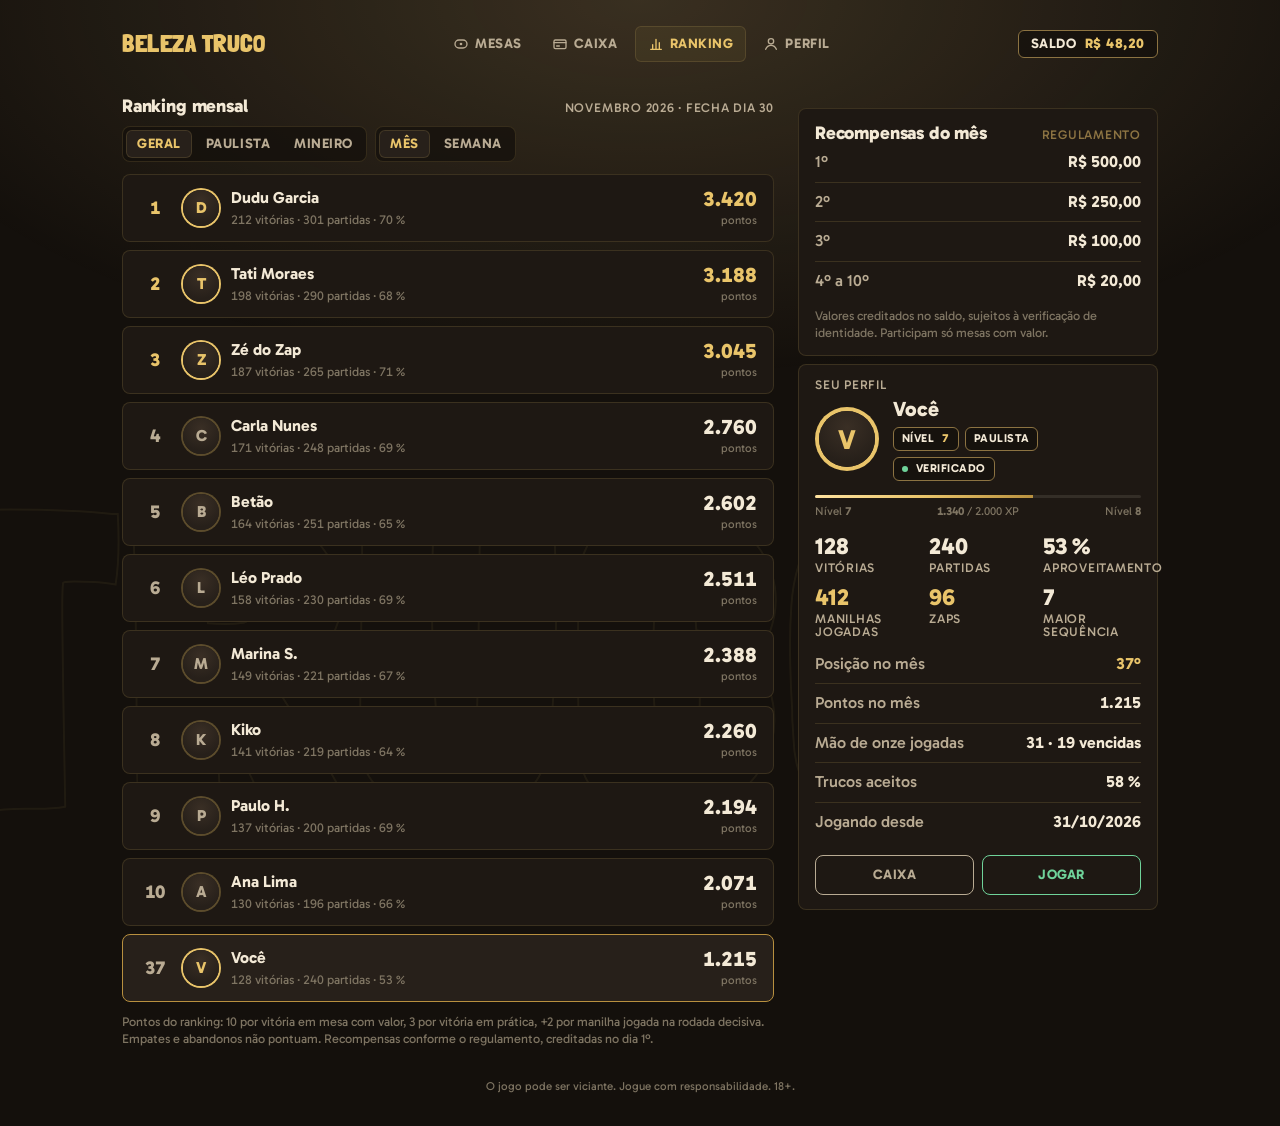
<file: ranking.html>
<!DOCTYPE html>
<html lang="pt-BR">
<head>
<meta charset="utf-8">
<meta name="viewport" content="width=device-width, initial-scale=1, viewport-fit=cover">
<meta name="theme-color" content="#14100C">
<title>Beleza Truco · ranking</title>
<link rel="preconnect" href="https://fonts.googleapis.com">
<link rel="preconnect" href="https://fonts.gstatic.com" crossorigin>
<link href="https://fonts.googleapis.com/css2?family=Gabarito:wght@400..900&family=Londrina+Solid:wght@400;900&family=Fraunces:opsz,wght@9..144,700&display=swap" rel="stylesheet">
<link rel="stylesheet" href="tokens.css">
<link rel="stylesheet" href="app.css">
</head>
<body class="bar">
<div class="watermark" aria-hidden="true">TRUCO</div>

<div class="app">
  <header class="app-hdr">
    <a class="icon-btn right" href="lobby.html" aria-label="Voltar para as mesas">
      <svg viewBox="0 0 24 24" width="22" height="22" aria-hidden="true"><path d="M10 6 4 12l6 6M4 12h14" fill="none" stroke="currentColor" stroke-width="2" stroke-linecap="round" stroke-linejoin="round"/></svg>
    </a>
    <a class="brand desk-only" href="home.html" aria-label="Beleza Truco, início">Beleza Truco</a>
    <div class="mid"><span class="title right">Ranking</span><nav class="topnav" aria-label="Seções"></nav></div>
    <a class="chip chip-saldo" href="caixa.html" aria-label="Saldo disponível, abrir caixa">Saldo <b>R$ 0,00</b></a>
  </header>

  <main class="cols">
    <section>
      <div class="sec-head">
        <h2>Ranking mensal</h2>
        <span class="t-label" id="rk-month">Novembro 2026 · fecha dia 30</span>
      </div>
      <div class="seg-row">
        <div class="seg" id="rk-variant" aria-label="Variante">
          <button type="button" data-v="geral" aria-pressed="true">Geral</button>
          <button type="button" data-v="Paulista" aria-pressed="false">Paulista</button>
          <button type="button" data-v="Mineiro" aria-pressed="false">Mineiro</button>
        </div>
        <div class="seg" id="rk-period" aria-label="Período">
          <button type="button" data-v="mes" aria-pressed="true">Mês</button>
          <button type="button" data-v="semana" aria-pressed="false">Semana</button>
        </div>
      </div>

      <ul class="list" id="rk" aria-label="Posições"></ul>

      <!-- Mi posición, pegada abajo de la lista -->
      <ul class="list" style="margin-top:8px" aria-label="Sua posição">
        <li class="row rk me" id="rk-me"></li>
      </ul>
      <p class="note lo" style="margin-top:12px">Pontos do ranking: 10 por vitória em mesa com valor, 3 por vitória em prática, +2 por manilha jogada na rodada decisiva. Empates e abandonos não pontuam. Recompensas conforme o regulamento, creditadas no dia 1º.</p>
    </section>

    <aside class="sticky">
      <!-- Recompensas del mes: dato (§10), sin verbos de ganancia -->
      <div class="panel surface-1" style="margin-top:12px">
        <div class="sec-head" style="margin-bottom:8px"><h2>Recompensas do mês</h2><a class="t-label" href="#" style="color:var(--brass);text-decoration:none">regulamento</a></div>
        <div id="rewards"></div>
        <p class="note lo" style="margin-top:8px">Valores creditados no saldo, sujeitos à verificação de identidade. Participam só mesas com valor.</p>
      </div>

      <!-- Perfil del jugador -->
      <div class="panel surface-1" id="perfil">
        <p class="panel-title">Seu perfil</p>
        <div class="profile">
          <div class="ava" id="pf-ava">V</div>
          <div>
            <div class="name" id="pf-name">Você</div>
            <div class="meta">
              <span class="chip">Nível <b id="pf-level">7</b></span>
              <span class="chip" id="pf-variant">Paulista</span>
              <span class="chip"><span class="dot ok"></span>Verificado</span>
            </div>
          </div>
        </div>
        <div class="level" style="margin-top:14px">
          <div class="track"><div class="fill" id="pf-fill" style="--p:67%"></div></div>
          <div class="row2"><span>Nível <b id="pf-l1">7</b></span><span><b id="pf-xp">1.340</b> / <span id="pf-xpn">2.000</span> XP</span><span>Nível <b id="pf-l2">8</b></span></div>
        </div>
        <div class="stats" style="margin-top:16px;grid-template-columns:1fr 1fr 1fr">
          <div class="stat"><span class="v sm" id="pf-wins">0</span><span class="k">Vitórias</span></div>
          <div class="stat"><span class="v sm" id="pf-games">0</span><span class="k">Partidas</span></div>
          <div class="stat"><span class="v sm" id="pf-rate">0 %</span><span class="k">Aproveitamento</span></div>
          <div class="stat"><span class="v sm gold" id="pf-manilhas">0</span><span class="k">Manilhas jogadas</span></div>
          <div class="stat"><span class="v sm gold" id="pf-zaps">0</span><span class="k">Zaps</span></div>
          <div class="stat"><span class="v sm" id="pf-streak">0</span><span class="k">Maior sequência</span></div>
        </div>
        <div style="margin-top:14px">
          <div class="kv"><span>Posição no mês</span><b id="pf-pos" class="gold">37º</b></div>
          <div class="kv"><span>Pontos no mês</span><b id="pf-pts">1.215</b></div>
          <div class="kv"><span>Mão de onze jogadas</span><b>31 · 19 vencidas</b></div>
          <div class="kv"><span>Trucos aceitos</span><b>58 %</b></div>
          <div class="kv"><span>Jogando desde</span><b>31/10/2026</b></div>
        </div>
        <div class="btn-row" style="margin-top:14px">
          <a class="btn btn-ghost-brass sm" href="caixa.html">Caixa</a>
          <a class="btn btn-ghost-ok sm" href="lobby.html">Jogar</a>
        </div>
      </div>
    </aside>
  </main>

  <p class="legal legal-app">O jogo pode ser viciante. Jogue com responsabilidade. 18+.</p>
</div>

<nav class="tabbar" aria-label="Navegação"><ul></ul></nav>

<script src="app.js"></script>
<script>
(function () {
  var A = window.APP, $ = A.$, M = A.ME;
  A.mountNav(location.hash === '#perfil' ? 'perfil' : 'ranking');
  window.addEventListener('hashchange', function () { A.mountNav(location.hash === '#perfil' ? 'perfil' : 'ranking'); });

  function rkRow(r, me) {
    var top = r.pos <= 3;
    return '<li class="row rk' + (top ? ' top' : '') + (me ? ' me' : '') + '"><span class="pos">' + r.pos + '</span><span class="ava">' + A.esc(r.i) + '</span><div class="main"><span class="l1">' + A.esc(r.name) + '</span><span class="l2">' + r.wins + ' vitórias · ' + r.games + ' partidas · ' + Math.round(r.wins / r.games * 100) + ' %</span></div><div class="nums"><span class="p">' + A.num(r.pts) + '</span><span class="s">pontos</span></div></li>';
  }
  function render() {
    /* Las variantes/períodos son filtros del servidor; en el prototipo la lista es la misma con un factor por filtro */
    var v = A.segValue($('rk-variant')), p = A.segValue($('rk-period'));
    var f = (p === 'semana' ? .28 : 1) * (v === 'Paulista' ? .7 : v === 'Mineiro' ? .3 : 1);
    $('rk').innerHTML = A.RANKING.map(function (r) { return rkRow({ pos: r.pos, i: r.i, name: r.name, wins: Math.round(r.wins * f), games: Math.round(r.games * f), pts: Math.round(r.pts * f) }); }).join('');
    $('rk-me').outerHTML = rkRow({ pos: v === 'Mineiro' ? 112 : M.rankPos, i: M.initial, name: M.name, wins: Math.round(M.wins * f), games: Math.round(M.games * f), pts: Math.round(M.rankPts * f) }, true).replace('<li class="row rk me">', '<li class="row rk me" id="rk-me">');
  }
  A.segment($('rk-variant'), render); A.segment($('rk-period'), render); render();

  $('rewards').innerHTML = A.REWARDS.map(function (r) { return '<div class="kv"><span>' + r.who + '</span><b>' + A.brl(r.amt) + '</b></div>'; }).join('');

  /* Perfil */
  $('pf-ava').textContent = M.initial; $('pf-name').textContent = M.name;
  $('pf-level').textContent = M.level; $('pf-l1').textContent = M.level; $('pf-l2').textContent = M.level + 1;
  $('pf-variant').textContent = M.variant;
  $('pf-xp').textContent = A.num(M.xp); $('pf-xpn').textContent = A.num(M.xpNext);
  $('pf-fill').style.setProperty('--p', Math.round(M.xp / M.xpNext * 100) + '%');
  $('pf-wins').textContent = A.num(M.wins); $('pf-games').textContent = A.num(M.games);
  $('pf-rate').textContent = Math.round(M.wins / M.games * 100) + ' %';
  $('pf-manilhas').textContent = A.num(M.manilhas); $('pf-zaps').textContent = A.num(M.zaps); $('pf-streak').textContent = M.streak;
  $('pf-pos').textContent = M.rankPos + 'º'; $('pf-pts').textContent = A.num(M.rankPts);
})();
</script>
</body>
</html>
</file>
<file: tokens.css>
/* =====================================================================
   Beleza Truco · tokens.css
   Cimientos visuales del prototipo. Fuente de verdad: DESIGN.md (§ citados
   en cada bloque). Regla madre: una lámpara, una mesa, una voz.
   Todo lo que no está en DESIGN se deriva y se marca "TOKEN NUEVO".
   ===================================================================== */

/* ---------------------------------------------------------------------
   §2.1 · La luz es una máquina de estados. Registramos la variable para
   que la transición entre estados anime el degradé (no sólo la opacidad).
   --------------------------------------------------------------------- */
@property --light-cone-alpha {
  syntax: '<number>';
  inherits: true;
  initial-value: 0.16;
}

:root {
  /* ===================== §1.1 Ambiente y superficies ===================== */
  --bg-bar: #14100C;                 /* casi negro cálido, siempre con grano */
  --felt-hi: #1E5A44;                /* paño, centro iluminado */
  --felt-lo: #0D3025;                /* paño, borde en sombra */
  --felt-edge: #082019;              /* filo del paño, 2 px */
  --rail: linear-gradient(180deg, #2A2118, #3B2E20); /* borde "de mueble", sin veta */
  --brass-line: #8C7342;             /* filete de latón dentro del rail */
  --brass-line-hi: #D9BE7A;          /* brillo 1 px al 35 % sólo en el arco superior */
  --surface-1: #1E1813;              /* placar, botonera, chips, header */
  --surface-2: #27201A;              /* popovers, tooltips, tarjeta de resultado */
  --border-brass: rgba(233, 196, 106, .14);
  --scrim: rgba(10, 7, 5, .62);      /* + blur(12px); nunca tapa la mano propia */
  --felt-hi-contrast: #256A50;       /* alto contraste: reemplaza --felt-hi */

  /* ===================== §1.2 Texto ===================== */
  --ink-hi: #F3E9D6;                 /* papel de cardápio · 14,2:1 */
  --ink-mid: #B9AB93;                /* secundario · 8,1:1 */
  --ink-lo: #7E7462;                 /* terciario, pie legal · 4,0:1 (≥ 12 px) */
  --ink-on-gold: #2A1E0C;            /* texto sobre --lamp */

  /* ===================== §1.3 Dorado: la luz ===================== */
  --gold: #E9C46A;
  --gold-hot: #FFE3A1;
  --gold-deep: #B8903F;
  --brass: #8C7342;
  --brass-dim: #5C4C2C;
  /* el único "dorado metálico" permitido es este degradé a 135° */
  --gold-gradient: linear-gradient(135deg, var(--gold-hot), var(--gold), var(--gold-deep));

  /* ===================== §1.4 Acción y estado ===================== */
  --lamp: #FFB13B;                   /* TRUCO! SEIS! NOVE! DOZE! DEZ! — cuota: sólo ahí */
  --lamp-hot: #FFD98A;
  --lamp-edge: #C97F12;
  --run: #D9414E;                    /* CORRER / NÃO QUERO, últimos 5 s, derrota */
  --run-text: #FF6B75;
  --ok: #6FD39A;                     /* ACEITAR / JOGAR, halo ganador, DESCE! */
  --ok-deep: #2E8A5C;
  --tie: #F6D35B;                    /* empate */
  --chip-bg: rgba(20, 16, 12, .72);  /* --chip = fondo + borde 1 px --brass */
  --team-us: var(--gold);
  --team-them: #5AA9D6;              /* único color frío: nunca en botones ni fondos */
  --team-them-deep: #2B5F7A;
  --timer: var(--gold);              /* pasa a --run en los últimos 5 s (300 ms) */
  --focus: var(--gold-hot);          /* 2 px, offset 2 px */

  /* ===================== §1.5 Cartas ===================== */
  --card-face: #F4EAD5;
  --card-face-2: #EADFC6;            /* viñeta 2 % hacia los bordes */
  --card-edge: rgba(28, 26, 23, .30);
  --ink-black: #1C1A17;              /* sólo dentro de cartas */
  --ink-red: #B8302C;                /* vermelho tijolo, sólo dentro de cartas */
  --ink-brass: #A8863F;              /* segunda tinta de los emblemas Q/J/K */
  --rank-rule-alpha: .22;            /* --rank-rule = tinta del palo al 22 % */
  --manilha-face: #1C1A17;
  --manilha-ink: var(--gold);
  --manilha-ring: var(--card-face);  /* filete exterior 1,5 px */
  --manilha-dots: var(--gold);       /* 1–4 puntos de 3 px */
  --zap-frame: var(--gold-hot);      /* marco interior 1,5 px a 4 % del borde */
  --vira-tab-bg: var(--chip-bg);     /* --vira-tab = chip + texto --brass */
  --back-green: #0E3B2C;
  --back-pattern: #155241;
  --back-gold: #C9A85C;
  --back-frame: #F4EAD5;

  /* ===================== §2.1 Luz ===================== */
  --light-cone-alpha: .16;           /* reposo; los estados la cambian (ver .is-*) */
  --light-color: 255, 214, 140;      /* rgb del cono, para rgba() */

  /* ===================== §2.2 Grano ===================== */
  --grain-url: url('noise.svg');
  --grain-bar: .03;
  --grain-felt: .05;

  /* ===================== §2.3 Glow (cerrado) ===================== */
  --glow-win: 0 0 0 2px var(--ok), 0 0 16px rgba(111, 211, 154, .45);
  --glow-win-them: 0 0 0 2px var(--team-them), 0 0 16px rgba(90, 169, 214, .45);
  --glow-tie: 0 0 0 2px var(--tie), 0 0 12px rgba(246, 211, 91, .4);
  --glow-timer-run: 0 0 8px rgba(217, 65, 78, .6);
  --glow-truco: 0 0 0 1px var(--lamp-edge), 0 6px 18px rgba(255, 177, 59, .28); /* única sombra de color */

  /* ===================== §3.1 Familias ===================== */
  --font-display: 'Londrina Solid', 'Arial Narrow', Impact, sans-serif;  /* grita */
  --font-ui: 'Gabarito', system-ui, -apple-system, 'Segoe UI', Roboto, sans-serif; /* cuenta */
  --font-figure: 'Fraunces', 'Iowan Old Style', Georgia, serif;         /* retrata */

  /* ===================== §3.2 Escala (celular base 16) ===================== */
  --font-size-multiplier: 1;         /* 1 · 1,15 · 1,3 (ajustes) */
  --button-size-multiplier: 1;       /* 1 · 1,15 */
  --t-scale: 1;                      /* desktop ×1,15 (media query abajo) */
  --fm: calc(var(--font-size-multiplier) * var(--t-scale)); /* TOKEN NUEVO: producto de los dos */

  --t-legal: 400 calc(10px * var(--fm)) / 1.3 var(--font-ui);
  --t-legal-ls: 0;
  --t-chip: 700 calc(12px * var(--fm)) / 1 var(--font-ui);
  --t-chip-ls: .04em;
  --t-chip-small: 700 calc(10px * var(--fm)) / 1 var(--font-ui);   /* etiqueta VIRA */
  --t-label: 500 calc(11px * var(--fm)) / 1 var(--font-ui);
  --t-label-ls: .06em;
  --t-body: 500 calc(14px * var(--fm)) / 1.4 var(--font-ui);
  --t-body-ls: 0;
  --t-chicana: 600 calc(14px * var(--fm)) / 1.4 var(--font-ui);
  --t-name: 800 calc(13px * var(--fm)) / 1 var(--font-ui);
  --t-name-ls: 0;
  --t-button: 700 calc(14px * var(--fm) * var(--button-size-multiplier)) / 1 var(--font-ui);
  --t-button-ls: .04em;
  --t-button-truco: 900 calc(20px * var(--fm) * var(--button-size-multiplier)) / 1 var(--font-display);
  --t-button-truco-ls: .02em;
  --t-score: 800 calc(32px * var(--fm)) / 1 var(--font-ui);
  --t-score-ls: -.01em;
  --t-value: 800 calc(36px * var(--fm)) / 1 var(--font-ui);
  --t-value-ls: -.01em;
  --t-timer: 800 calc(12px * var(--fm)) / 1 var(--font-ui);
  --t-timer-ls: 0;
  --t-pill: 700 calc(14px * var(--fm)) / 1 var(--font-ui);
  --t-pill-ls: .02em;
  --t-stamp: 900 calc(56px * var(--fm)) / .9 var(--font-display);
  --t-stamp-ls: .01em;
  --t-banner: 900 calc(32px * var(--fm)) / 1 var(--font-display);
  --t-banner-ls: .01em;
  --t-banner-big: 900 calc(40px * var(--fm)) / 1 var(--font-display);  /* MÃO DE ONZE */
  --t-victory: 900 calc(72px * var(--fm)) / .9 var(--font-display);
  --t-victory-ls: .01em;
  /* --t-card-index y --t-card-figure viven dentro del SVG (cards.js): 18 % y 46 % del alto */

  /* ===================== §4 Espaciado ===================== */
  --s-1: 4px;  --s-2: 8px;  --s-3: 12px;  --s-4: 16px;
  --s-6: 24px; --s-8: 32px; --s-12: 48px;
  --margin-screen: 24px;             /* placar, botonera */
  --margin-felt: 14px;               /* paño */
  --gap-buttons: 8px;

  /* ===================== §4 Radios ===================== */
  --r-chip: 6px;
  --r-panel: 8px;
  --r-card-ui: 12px;
  --r-modal: 16px;
  --r-pill: 999px;
  --r-felt-top: 72px;                /* superelipse paño celular */
  --r-felt-bottom: 60px;
  /* --r-card = 7 % del ancho: se calcula dentro del SVG */

  /* ===================== §4 Bordes ===================== */
  --border-ui: 1px solid var(--border-brass);
  --border-ghost-w: 1.5px;

  /* ===================== §4 Sombras de cartas (las únicas reales) ===================== */
  --shadow-card-table: 0 2px 4px rgba(0, 0, 0, .35);
  --shadow-card-hand: 0 8px 20px rgba(0, 0, 0, .55);
  --shadow-card-lift: 0 12px 24px rgba(0, 0, 0, .5);
  --shadow-stamp: 2px 2px 0 var(--brass-dim);  /* sellos: sombra dura */
  --stamp-tilt: -6deg;

  /* ===================== §4 Alturas tocables ===================== */
  --h-button: 52px;
  --h-avatar-me: 56px;
  --h-avatar: 48px;
  --h-chat: 40px;
  --h-touch-min: 44px;
  --blur-surface: 16px;
  --blur-scrim: 12px;

  /* ===================== §8.1 Motion ===================== */
  --speed: 1;                        /* lenta 1,4 · normal 1 · rápida ,7 */
  --motion-instant: calc(80ms * var(--speed));
  --motion-short: calc(200ms * var(--speed));
  --motion-medium: calc(320ms * var(--speed));
  --motion-long: calc(480ms * var(--speed));
  --motion-stamp: calc(520ms * var(--speed));
  --motion-button: calc(150ms * var(--speed));   /* TOKEN NUEVO: botones (§8.2) */
  --hold-pill: calc(1200ms * var(--speed));
  --hold-banner: calc(1400ms * var(--speed));
  --ease-standard: cubic-bezier(.2, 0, 0, 1);
  --ease-enter: cubic-bezier(.05, .7, .1, 1);
  --ease-exit: cubic-bezier(.3, 0, .8, .15);
  --ease-pop: cubic-bezier(.22, 1, .36, 1);
  --ease-overshoot: cubic-bezier(.34, 1.56, .64, 1);
  --ease-button: cubic-bezier(.4, 0, .2, 1);

  color-scheme: dark;
}

/* §3.2 · desktop ×1,15 salvo excepciones explícitas (VALE 44, sello 72, VITÓRIA 96) */
@media (min-width: 1024px) {
  :root {
    --t-scale: 1.15;
    --t-value: 800 calc(44px * var(--font-size-multiplier)) / 1 var(--font-ui);
    --t-stamp: 900 calc(72px * var(--font-size-multiplier)) / .9 var(--font-display);
    --t-victory: 900 calc(96px * var(--font-size-multiplier)) / .9 var(--font-display);
    --r-felt-top: 96px;
    --r-felt-bottom: 80px;
  }
}

/* ---------------------------------------------------------------------
   §1.1 / §2.2 · Modo alto contraste: paño más claro, grano apagado.
   --------------------------------------------------------------------- */
html[data-contrast="high"] {
  --felt-hi: var(--felt-hi-contrast);
  --grain-bar: 0;
  --grain-felt: 0;
  --border-brass: rgba(233, 196, 106, .32);  /* TOKEN NUEVO: borde más visible en alto contraste */
  --ink-lo: #9A8F7C;                          /* TOKEN NUEVO: terciario ≥ 4,5:1 */
}

/* ---------------------------------------------------------------------
   Reset mínimo
   --------------------------------------------------------------------- */
*, *::before, *::after { box-sizing: border-box; }
html { -webkit-text-size-adjust: 100%; }
body {
  margin: 0;
  background: var(--bg-bar);
  color: var(--ink-hi);
  font: var(--t-body);
  -webkit-font-smoothing: antialiased;
  text-rendering: optimizeLegibility;
}
button, input, select { font: inherit; color: inherit; }
button { background: none; border: 0; padding: 0; cursor: pointer; }
img, svg { display: block; }
:focus-visible { outline: 2px solid var(--focus); outline-offset: 2px; }  /* §1.4 --focus */

/* ---------------------------------------------------------------------
   §2.1 · .bar: fondo de la app con el cono de luz (::before) y grano (::after)
   --------------------------------------------------------------------- */
.bar {
  position: relative;
  background: var(--bg-bar);
  isolation: isolate;
  --light-cone-alpha: .16;
  transition: --light-cone-alpha 600ms var(--ease-standard); /* bajada por defecto (truco resuelto) */
}
.bar > * { position: relative; z-index: 1; }
.bar::before {
  content: "";
  position: absolute; inset: 0;
  pointer-events: none;
  z-index: 0;
  background: radial-gradient(ellipse 140% 70% at 50% -10%,
              rgba(var(--light-color), var(--light-cone-alpha)), transparent 70%);
}
@media (min-width: 1024px) {
  .bar::before {
    background: radial-gradient(ellipse 90% 60% at 50% 0%,
                rgba(var(--light-color), var(--light-cone-alpha)), transparent 70%);
  }
}
.bar::after,
.grain::after {
  content: "";
  position: absolute; inset: 0;
  pointer-events: none;
  z-index: 2;
  background: var(--grain-url) repeat;
  background-size: 256px 256px;
  mix-blend-mode: overlay;
  opacity: var(--grain-bar);
}
.grain { position: relative; isolation: isolate; }

/* §2.1 · estados de la luz (se aplican en <body>, en .bar o en .mesa) */
.is-truco-pending { --light-cone-alpha: .26; transition-duration: 300ms; }   /* sube 300, baja 600 */
.is-onze          { --light-cone-alpha: .24; transition-duration: 250ms; }
.is-ferro         { --light-cone-alpha: .08; transition-duration: 500ms; }
.is-victory       { --light-cone-alpha: .30; transition-duration: 400ms; }
.is-defeat        { --light-cone-alpha: .10; transition-duration: 400ms; }
.is-manilha-played { animation: lamp-tremble 600ms var(--ease-standard) 1; }   /* +.06, 300 ida y vuelta */
.is-offline        { animation: lamp-blink 600ms var(--ease-standard) 1; }     /* .16 → .06 → .16 una vez */
@keyframes lamp-tremble {
  0%   { --light-cone-alpha: .16; }
  50%  { --light-cone-alpha: .22; }
  100% { --light-cone-alpha: .16; }
}
@keyframes lamp-blink {
  0%   { --light-cone-alpha: .16; }
  50%  { --light-cone-alpha: .06; }
  100% { --light-cone-alpha: .16; }
}

/* ---------------------------------------------------------------------
   §1.1 / §2.1 · Paño (viñeta de la misma lámpara) con grano al 5 %
   --------------------------------------------------------------------- */
.felt {
  position: relative;
  isolation: isolate;
  background: radial-gradient(circle at 50% 35%, var(--felt-hi), var(--felt-lo) 85%);
  border-radius: var(--r-felt-top) var(--r-felt-top) var(--r-felt-bottom) var(--r-felt-bottom);
  box-shadow: inset 0 0 0 2px var(--felt-edge), inset 0 2px 6px rgba(0, 0, 0, .55);
}
.felt::after {
  content: "";
  position: absolute; inset: 0;
  border-radius: inherit;
  pointer-events: none;
  background: var(--grain-url) repeat;
  background-size: 256px 256px;
  mix-blend-mode: overlay;
  opacity: var(--grain-felt);
}
.felt > * { position: relative; z-index: 1; }

/* ---------------------------------------------------------------------
   §1.1 / §4 · Superficies (borde + blur, sin sombras)
   --------------------------------------------------------------------- */
.surface-1 {
  background: var(--surface-1);
  border: var(--border-ui);
  border-radius: var(--r-panel);
}
.surface-2 {
  background: var(--surface-2);
  border: var(--border-ui);
  border-radius: var(--r-panel);
  backdrop-filter: blur(var(--blur-surface));
  -webkit-backdrop-filter: blur(var(--blur-surface));
}

/* ---------------------------------------------------------------------
   §1.4 / §6.14 · Chip: dato, no gancho
   --------------------------------------------------------------------- */
.chip {
  display: inline-flex;
  align-items: center;
  gap: var(--s-2);
  height: 28px;
  padding: 0 var(--s-3);
  background: var(--chip-bg);
  border: 1px solid var(--brass);
  border-radius: var(--r-chip);
  color: var(--ink-hi);
  font: var(--t-chip);
  letter-spacing: var(--t-chip-ls);
  text-transform: uppercase;
  white-space: nowrap;
  font-variant-numeric: tabular-nums;
}
.chip .value, .chip b { color: var(--gold); font-weight: 800; }
.chip-small { height: 24px; padding: 0 var(--s-2); }
.chip-vira { height: 14px; padding: 0 6px; font: var(--t-chip-small); color: var(--brass); border-radius: 3px 3px 0 0; } /* --vira-tab 28×14 */

/* ---------------------------------------------------------------------
   §6.7 / §6.8 / §8.2 · Botones. Una pieza, variantes por color.
   --------------------------------------------------------------------- */
.btn {
  display: inline-flex;
  align-items: center;
  justify-content: center;
  gap: var(--s-2);
  min-height: calc(var(--h-button) * var(--button-size-multiplier));
  padding: 0 var(--s-4);
  border-radius: var(--r-panel);
  border: var(--border-ghost-w) solid transparent;
  font: var(--t-button);
  letter-spacing: var(--t-button-ls);
  text-transform: uppercase;
  color: var(--ink-hi);
  background: transparent;
  user-select: none;
  -webkit-tap-highlight-color: transparent;
  transition: transform var(--motion-button) var(--ease-button),
              background-color var(--motion-button) var(--ease-button),
              color var(--motion-button) var(--ease-button),
              opacity var(--motion-button) var(--ease-button),
              box-shadow var(--motion-button) var(--ease-button);
}
.btn:hover { transform: scale(1.02); }
.btn:active { transform: scale(.98); }
.btn:disabled, .btn[aria-disabled="true"] { opacity: .4; pointer-events: none; }
.btn .key { font: var(--t-chip); color: var(--brass); margin-left: var(--s-1); }  /* atajo de teclado en desktop */

/* TRUCO! · el único botón relleno de la mesa (§1.4 --lamp) */
.btn-truco {
  background: var(--lamp);
  border-color: var(--lamp-edge);
  color: var(--ink-on-gold);
  font: var(--t-button-truco);
  letter-spacing: var(--t-button-truco-ls);
  text-transform: uppercase;
  box-shadow: var(--glow-truco);
  min-width: 134px;
}
.btn-truco:hover, .btn-truco:active {
  background: linear-gradient(180deg, var(--lamp-hot), var(--lamp));
}
.btn-truco:active { transform: scale(.98); }
.btn-truco:disabled { box-shadow: 0 0 0 1px var(--lamp-edge); }

/* Fantasmas: borde 1,5 px + texto; relleno sólo en press */
.btn-ghost-run { border-color: var(--run); color: var(--run); }
.btn-ghost-run:active { background: var(--run); color: var(--ink-hi); }
.btn-ghost-ok { border-color: var(--ok); color: var(--ok); }
.btn-ghost-ok:active { background: var(--ok); color: var(--ink-on-gold); }
.btn-ghost-brass { border-color: var(--brass); color: var(--ink-mid); }
.btn-ghost-brass:active { background: var(--brass); color: var(--ink-hi); }
.btn-ghost-run:hover { background: rgba(217, 65, 78, .10); }   /* TOKEN NUEVO: hover fantasma al 10 % */
.btn-ghost-ok:hover { background: rgba(111, 211, 154, .10); }
.btn-ghost-brass:hover { background: rgba(140, 115, 66, .14); }

/* Relleno ok: JOGAR (vale 3) en mão de onze */
.btn-fill-ok { background: var(--ok-deep); border-color: var(--ok-deep); color: var(--ink-hi); }
.btn-fill-ok:hover { background: color-mix(in srgb, var(--ok-deep) 85%, var(--ok)); }
.btn-fill-ok:active { background: var(--ok-deep); }

/* ---------------------------------------------------------------------
   §6.11 · Píldora de rodada (lower third)
   --------------------------------------------------------------------- */
.pill {
  display: inline-flex;
  align-items: center;
  height: 32px;
  padding: 0 var(--s-4);
  border-radius: var(--r-pill);
  font: var(--t-pill);
  letter-spacing: var(--t-pill-ls);
  text-transform: uppercase;
  color: var(--ink-hi);
  background: var(--surface-2);
  white-space: nowrap;
}
.pill-us { background: var(--ok-deep); }
.pill-them { background: var(--team-them-deep); }
.pill-tie { background: var(--tie); color: var(--ink-on-gold); }
.pill-name { height: 20px; padding: 0 var(--s-2); font: var(--t-name); text-transform: none; background: var(--chip-bg); border: 1px solid var(--border-brass); } /* píldora de nombre */

/* ---------------------------------------------------------------------
   §4 / §6.10 · Sello de grito: letrero pintado, tilt −6°, sombra dura.
   (El borde irregular en SVG lo construye el componente que lo usa.)
   --------------------------------------------------------------------- */
.stamp {
  display: inline-block;
  font: var(--t-stamp);
  letter-spacing: var(--t-stamp-ls);
  text-transform: uppercase;
  color: var(--lamp);
  text-shadow: var(--shadow-stamp);
  transform: rotate(var(--stamp-tilt));
  transform-origin: 50% 60%;
  white-space: nowrap;
}
.stamp-truco { color: var(--lamp); }
.stamp-ok { color: var(--ok); }
.stamp-run { color: var(--run); }
.stamp-tie { color: var(--tie); }
.stamp-small { font: 900 calc(40px * var(--fm)) / .9 var(--font-display); } /* EMPACHOU! a 40 */

/* ---------------------------------------------------------------------
   §6.17 · Toast
   --------------------------------------------------------------------- */
.toast {
  display: inline-flex;
  align-items: center;
  gap: var(--s-2);
  max-width: 342px;
  padding: var(--s-3) var(--s-4);
  background: var(--surface-2);
  border: var(--border-ui);
  border-radius: var(--r-panel);
  backdrop-filter: blur(var(--blur-surface));
  -webkit-backdrop-filter: blur(var(--blur-surface));
  font: var(--t-body);
  color: var(--ink-hi);
}
.toast-danger { color: var(--run-text); }
.toast-ok { color: var(--ok); }

/* ---------------------------------------------------------------------
   §1.1 · Scrim: sobre la mesa en resultado y reconexión
   --------------------------------------------------------------------- */
.scrim {
  position: absolute; inset: 0;
  background: var(--scrim);
  backdrop-filter: blur(var(--blur-scrim));
  -webkit-backdrop-filter: blur(var(--blur-scrim));
}

/* ---------------------------------------------------------------------
   §6.19 · Pie legal, en todas las pantallas
   --------------------------------------------------------------------- */
.legal {
  font: var(--t-legal);
  color: var(--ink-lo);
  text-align: center;
}

/* ---------------------------------------------------------------------
   §3 · Utilidades de texto
   --------------------------------------------------------------------- */
.t-label  { font: var(--t-label);  letter-spacing: var(--t-label-ls);  text-transform: uppercase; color: var(--ink-mid); }
.t-chip   { font: var(--t-chip);   letter-spacing: var(--t-chip-ls);   text-transform: uppercase; }
.t-body   { font: var(--t-body); }
.t-name   { font: var(--t-name); }
.t-score  { font: var(--t-score);  letter-spacing: var(--t-score-ls);  font-variant-numeric: tabular-nums; }
.t-value  { font: var(--t-value);  letter-spacing: var(--t-value-ls);  font-variant-numeric: tabular-nums; color: var(--gold); }
.t-timer  { font: var(--t-timer);  font-variant-numeric: tabular-nums; }
.t-banner { font: var(--t-banner); letter-spacing: var(--t-banner-ls); text-transform: uppercase; }
.t-victory {
  font: var(--t-victory); letter-spacing: var(--t-victory-ls); text-transform: uppercase;
  background: var(--gold-gradient);
  -webkit-background-clip: text; background-clip: text; color: transparent;
}
.num { font-variant-numeric: tabular-nums; }

/* ---------------------------------------------------------------------
   §8.3.7 · Reduce motion y "Animações: desligadas"
   --------------------------------------------------------------------- */
/* Cambio chico (mesa.html): html[data-motion="on"] fuerza las animaciones aunque el sistema pida reducirlas;
   sin ese atributo (o con "auto"/"off") se respeta prefers-reduced-motion como antes. */
@media (prefers-reduced-motion: reduce) {
  html:not([data-motion="on"]) { --speed: .01; }
  html:not([data-motion="on"]) *, html:not([data-motion="on"]) *::before, html:not([data-motion="on"]) *::after {
    animation-duration: 1ms !important;
    animation-iteration-count: 1 !important;
    transition-duration: 1ms !important;
  }
  html:not([data-motion="on"]) .btn:hover, html:not([data-motion="on"]) .btn:active { transform: none; }
}
html[data-motion="off"] { --speed: .01; }
html[data-motion="off"] *, html[data-motion="off"] *::before, html[data-motion="off"] *::after {
  animation-duration: 1ms !important;
  transition-duration: 1ms !important;
}
</file>
<file: app.css>
/* =====================================================================
   Beleza Truco · app.css
   Capa compartida de las PANTALLAS FUERA DE LA MESA: home, lobby, caixa,
   ranking. Hereda todo de tokens.css (colores, tipografía, .chip, .btn,
   .pill, .legal, .bar, .felt, .surface-*) y sólo agrega el "shell" de app
   (header, barra de pestañas, listas, paneles, formularios, modal, QR).
   Fuente de verdad: DESIGN.md §1–§4, §6.14/§6.17/§6.19/§6.20, §10.
   Lo que no cita DESIGN se marca "TOKEN NUEVO".

   Layout: a diferencia de mesa.css (escenario fijo escalado), estas
   pantallas son FLUIDAS: una columna de 390 (contenido 342, mismo margen
   24 que placar y botonera) y, desde 1024, una grilla de 1100 centrada con
   la marca de agua del letrero a la izquierda (§7.2).
   ===================================================================== */

html, body { min-height: 100%; }
body.bar { min-height: 100dvh; overflow-x: hidden; }
body.bar::after { position: fixed; }   /* el grano acompaña el scroll */
body.bar::before { position: fixed; }  /* la lámpara también */

/* ---------------------------------------------------------------------
   Shell: header 44 (igual a la mesa) · main · tabbar 56 (celular)
   --------------------------------------------------------------------- */
.app {
  position: relative;
  min-height: 100dvh;
  display: flex; flex-direction: column;
  width: 100%; max-width: 390px; margin: 0 auto;
  padding: 0 var(--margin-screen);
  padding-top: max(12px, env(safe-area-inset-top));
  padding-bottom: calc(56px + 36px + env(safe-area-inset-bottom)); /* tabbar + pie legal */
}
.app.public { padding-bottom: 24px; }

.app-hdr {
  height: 44px; margin: 0 -12px 12px;
  display: flex; align-items: center; justify-content: space-between; gap: 8px;
}
.app-hdr .mid { flex: 1 1 auto; min-width: 0; display: flex; justify-content: center; }
.app-hdr .title { font: 800 calc(18px * var(--fm)) / 1 var(--font-ui); letter-spacing: -.01em; color: var(--ink-hi); white-space: nowrap; } /* TOKEN NUEVO: título de pantalla 18/800 */
.icon-btn {
  width: 40px; height: 40px; flex: 0 0 40px;
  display: inline-flex; align-items: center; justify-content: center;
  border-radius: var(--r-panel);
  color: var(--ink-mid);
  border: 1px solid transparent;
  text-decoration: none;
  transition: color var(--motion-button) var(--ease-button), background-color var(--motion-button) var(--ease-button);
}
.icon-btn:hover { color: var(--ink-hi); background: rgba(233, 196, 106, .06); border-color: var(--border-brass); }

/* Marca: Londrina grita (§3.1: el nombre de marca es una de las ≤ 6 palabras) */
.brand {
  display: inline-flex; align-items: baseline; gap: 6px; text-decoration: none; white-space: nowrap;
  font: 900 calc(22px * var(--fm)) / 1 var(--font-display); letter-spacing: .02em; text-transform: uppercase; color: var(--gold);
}
.desk-only { display: none; }
.brand small { font: var(--t-label); letter-spacing: var(--t-label-ls); text-transform: uppercase; color: var(--ink-lo); }

/* Chip de saldo en el header: dato, no gancho (§6.14). Mismo chip de la mesa. */
.chip-saldo { height: 28px; text-decoration: none; }
.chip-saldo:hover { border-color: var(--gold-deep); }

/* ---------------------------------------------------------------------
   Barra de pestañas (celular): 56 px, --surface-1, 4 destinos
   --------------------------------------------------------------------- */
.tabbar {
  position: fixed; left: 0; right: 0; bottom: 0; z-index: 20;
  height: calc(56px + env(safe-area-inset-bottom));
  padding-bottom: env(safe-area-inset-bottom);
  background: rgba(30, 24, 19, .94);                /* TOKEN NUEVO: surface-1 al 94 % + blur */
  backdrop-filter: blur(var(--blur-surface)); -webkit-backdrop-filter: blur(var(--blur-surface));
  border-top: 1px solid var(--border-brass);
  display: flex; justify-content: center;
}
.tabbar ul { list-style: none; margin: 0; padding: 0; display: grid; grid-template-columns: repeat(4, 1fr); width: 100%; max-width: 390px; }
.tabbar a {
  height: 56px; display: flex; flex-direction: column; align-items: center; justify-content: center; gap: 4px;
  font: 700 calc(10px * var(--fm)) / 1 var(--font-ui); letter-spacing: .06em; text-transform: uppercase;
  color: var(--ink-lo); text-decoration: none;
  transition: color var(--motion-button) var(--ease-button);
}
.tabbar a svg { width: 22px; height: 22px; }
.tabbar a:hover { color: var(--ink-mid); }
.tabbar a[aria-current="page"] { color: var(--gold); }
.tabbar a[aria-current="page"]::after { content: ""; width: 16px; height: 1.5px; background: var(--gold); border-radius: 1px; margin-top: -2px; }

/* Pie legal (§6.19): en celular se apoya sobre la tabbar; en público va al final */
.legal-app { margin: 24px 0 0; }
.app:not(.public) .legal-app {
  position: fixed; left: 0; right: 0; bottom: calc(56px + env(safe-area-inset-bottom)); z-index: 19;
  margin: 0; padding: 4px 24px; background: linear-gradient(180deg, transparent, var(--bg-bar) 60%);
}

/* ---------------------------------------------------------------------
   Paneles, secciones, etiquetas
   --------------------------------------------------------------------- */
.sec { margin: 0 0 20px; }
.sec-head { display: flex; align-items: baseline; justify-content: space-between; gap: 8px; margin: 0 0 10px; }
.sec-head h2 { margin: 0; font: 800 calc(16px * var(--fm)) / 1.1 var(--font-ui); letter-spacing: -.01em; color: var(--ink-hi); } /* TOKEN NUEVO: h2 de sección 16/800 */
.sec-head .t-label { white-space: nowrap; }
.panel { padding: 14px 16px; }
.panel + .panel { margin-top: 8px; }
.panel-title { font: var(--t-label); letter-spacing: var(--t-label-ls); text-transform: uppercase; color: var(--ink-mid); margin: 0 0 6px; }

/* Stat: etiqueta chica + número grande tabular (misma escala que pontos/VALE) */
.stat { display: flex; flex-direction: column; gap: 4px; min-width: 0; }
.stat .v { font: var(--t-score); letter-spacing: var(--t-score-ls); font-variant-numeric: tabular-nums; color: var(--ink-hi); white-space: nowrap; }
.stat .v.gold { color: var(--gold); }
.stat .v.sm { font: 800 calc(20px * var(--fm)) / 1 var(--font-ui); }  /* TOKEN NUEVO: stat chico 20/800 */
.stat .k { font: var(--t-label); letter-spacing: var(--t-label-ls); text-transform: uppercase; color: var(--ink-mid); }
.stat .sub { font: var(--t-legal); color: var(--ink-lo); }
.stats { display: grid; grid-template-columns: 1fr 1fr; gap: 12px 16px; }
.stats.three { grid-template-columns: repeat(3, 1fr); }

/* Fila clave · valor (dato) */
.kv { display: flex; justify-content: space-between; align-items: baseline; gap: 12px; padding: 8px 0; border-top: 1px solid var(--border-brass); font: var(--t-body); color: var(--ink-mid); }
.kv:first-child { border-top: 0; padding-top: 0; }
.kv b { color: var(--ink-hi); font-weight: 700; font-variant-numeric: tabular-nums; text-align: right; }
.kv > span:first-child { flex: 0 0 auto; }
.kv b.gold { color: var(--gold); }
.kv b.ok { color: var(--ok); }
.kv b.run { color: var(--run-text); }

.note { font: var(--t-body); color: var(--ink-mid); margin: 0; }
.note.lo { color: var(--ink-lo); font: var(--t-legal); font-size: calc(11px * var(--fm)); }
.note b { color: var(--ink-hi); font-weight: 700; }

/* Chips de estado: mismo .chip, con color semántico sólo en el valor/punto */
.chip .dot { width: 6px; height: 6px; border-radius: 50%; background: var(--ink-lo); display: inline-block; }
.chip .dot.ok { background: var(--ok); }
.chip .dot.run { background: var(--run); }
.chip .dot.tie { background: var(--tie); }
.chip .dot.them { background: var(--team-them); }
.chip-row { display: flex; flex-wrap: wrap; gap: 8px; }

/* ---------------------------------------------------------------------
   Segmentado / filtros (una pieza: chips tocables de 32)
   --------------------------------------------------------------------- */
.seg { display: inline-flex; gap: 4px; padding: 3px; background: var(--chip-bg); border: 1px solid var(--border-brass); border-radius: var(--r-panel); }
.seg button {
  height: 28px; padding: 0 10px; border-radius: var(--r-chip);
  font: var(--t-chip); letter-spacing: var(--t-chip-ls); text-transform: uppercase; color: var(--ink-mid);
  transition: color var(--motion-button) var(--ease-button), background-color var(--motion-button) var(--ease-button);
  white-space: nowrap;
}
.seg button:hover { color: var(--ink-hi); }
.seg button[aria-pressed="true"], .seg button.on { background: var(--surface-2); color: var(--gold); border: 1px solid var(--border-brass); }
.seg-row { display: flex; gap: 8px; flex-wrap: wrap; margin-bottom: 12px; }
.seg.wide { display: flex; width: 100%; }
.seg.wide button { flex: 1; height: 36px; }

/* ---------------------------------------------------------------------
   Listas (mesas, histórico, ranking): filas de --surface-1 con borde
   --------------------------------------------------------------------- */
.list { display: flex; flex-direction: column; gap: 8px; margin: 0; padding: 0; list-style: none; }
.row {
  display: grid; grid-template-columns: auto minmax(0, 1fr) auto; align-items: center; gap: 12px;
  padding: 10px 12px; min-height: 64px;
  background: var(--surface-1); border: var(--border-ui); border-radius: var(--r-panel);
  transition: border-color var(--motion-button) var(--ease-button), background-color var(--motion-button) var(--ease-button);
}
.row:hover { border-color: rgba(233, 196, 106, .28); }
.row .main { min-width: 0; display: flex; flex-direction: column; gap: 4px; }
.row .main .l1 { font: 700 calc(14px * var(--fm)) / 1.2 var(--font-ui); color: var(--ink-hi); font-variant-numeric: tabular-nums; }
.row .main .l1 b { color: var(--gold); font-weight: 800; }
.row .main .l2 { font: var(--t-legal); font-size: calc(11px * var(--fm)); line-height: 1.3; color: var(--ink-lo); font-variant-numeric: tabular-nums; }
.row .main .l2 .ok { color: var(--ok); }
.row .main .l2 .run { color: var(--run-text); }
.row .main .l2 .tie { color: var(--tie); }
.row .amt { font: 800 calc(16px * var(--fm)) / 1 var(--font-ui); font-variant-numeric: tabular-nums; color: var(--ink-hi); white-space: nowrap; text-align: right; }
.row .amt.ok { color: var(--ok); }
.row .amt.run { color: var(--run-text); }
.row .amt.lo { color: var(--ink-mid); }
.row .btn { min-height: 40px; padding: 0 10px; border: var(--border-ghost-w) solid; font-size: calc(12px * var(--fm)); }
.row.full { opacity: .78; }

/* Asientos de una mesa en la lista: 2 o 4 avatares de 28 con anillo de equipo */
.seats { display: flex; }
.seat-mini {
  width: 26px; height: 26px; border-radius: 50%; margin-left: -9px;
  background: radial-gradient(circle at 50% 30%, #3A2F25, var(--surface-2) 70%);
  box-shadow: 0 0 0 2px var(--team-them), 0 0 0 3px var(--bg-bar);
  display: grid; place-items: center;
  font: 800 calc(11px * var(--fm)) / 1 var(--font-ui); color: var(--ink-mid);
}
.seat-mini:first-child { margin-left: 0; }
.seat-mini.us { box-shadow: 0 0 0 2px var(--team-us), 0 0 0 3px var(--bg-bar); color: var(--gold); }
.seat-mini.empty { background: transparent; box-shadow: 0 0 0 1.5px var(--brass-dim), 0 0 0 3px var(--bg-bar); color: var(--ink-lo); }
.seat-mini.empty::before { content: ""; width: 8px; height: 8px; border-radius: 50%; border: 1.5px dashed var(--brass-dim); }

/* Ranking: fila con posición, avatar, nombre, números */
.rk { grid-template-columns: 32px 36px minmax(0, 1fr) auto; min-height: 56px; }
.rk .pos { font: 800 calc(16px * var(--fm)) / 1 var(--font-ui); font-variant-numeric: tabular-nums; color: var(--ink-mid); text-align: center; }
.rk.top .pos { color: var(--gold); }
.rk .ava { width: 36px; height: 36px; border-radius: 50%; background: radial-gradient(circle at 50% 30%, #3A2F25, var(--surface-2) 70%); box-shadow: 0 0 0 2px var(--brass-dim); display: grid; place-items: center; font: 800 calc(14px * var(--fm)) / 1 var(--font-ui); color: var(--ink-mid); }
.rk.top .ava { box-shadow: 0 0 0 2px var(--gold); color: var(--gold); }
.rk.me { border-color: var(--gold-deep); background: var(--surface-2); }
.rk.me .ava { box-shadow: 0 0 0 2px var(--team-us); color: var(--gold); }
.rk .nums { display: flex; flex-direction: column; align-items: flex-end; gap: 3px; }
.rk .nums .p { font: 800 calc(18px * var(--fm)) / 1 var(--font-ui); font-variant-numeric: tabular-nums; color: var(--ink-hi); }
.rk.top .nums .p { color: var(--gold); }
.rk .nums .s { font: var(--t-legal); color: var(--ink-lo); font-variant-numeric: tabular-nums; }

/* ---------------------------------------------------------------------
   Formularios: mismo .field de la mesa (§6.20), más monto y presets
   --------------------------------------------------------------------- */
.form { display: flex; flex-direction: column; gap: 12px; }
.field { display: flex; flex-direction: column; gap: 4px; font: var(--t-label); letter-spacing: var(--t-label-ls); text-transform: uppercase; color: var(--ink-mid); }
.field select, .field input, .field textarea {
  height: 44px; padding: 0 12px; border-radius: var(--r-chip);
  background: var(--surface-1); border: 1px solid var(--brass); color: var(--ink-hi);
  font: var(--t-body); text-transform: none; letter-spacing: 0;
  width: 100%; min-width: 0;
}
.field input::placeholder { color: var(--ink-lo); }
.field input:focus, .field select:focus, .field textarea:focus { outline: 2px solid var(--focus); outline-offset: 1px; border-color: var(--gold-deep); }
.field .hint { font: var(--t-legal); color: var(--ink-lo); text-transform: none; letter-spacing: 0; }
.form-grid { display: grid; grid-template-columns: 1fr 1fr; gap: 10px; }

/* Monto: R$ fijo + número grande tabular */
.amount { display: flex; align-items: center; height: 60px; padding: 0 14px; gap: 8px; background: var(--surface-1); border: 1px solid var(--brass); border-radius: var(--r-panel); }
.amount .cur { font: var(--t-label); letter-spacing: var(--t-label-ls); color: var(--ink-mid); }
.amount input {
  flex: 1; min-width: 0; height: 100%; background: transparent; border: 0;
  font: 800 calc(32px * var(--fm)) / 1 var(--font-ui); letter-spacing: -.01em; font-variant-numeric: tabular-nums; color: var(--ink-hi);
  text-align: right;
}
.amount input:focus { outline: none; }
.amount:focus-within { border-color: var(--gold-deep); outline: 2px solid var(--focus); outline-offset: 1px; }
.presets { display: grid; grid-template-columns: repeat(4, 1fr); gap: 8px; }
.presets button {
  height: 40px; border-radius: var(--r-chip); border: 1px solid var(--brass-dim);
  font: var(--t-chip); letter-spacing: 0; color: var(--ink-mid); font-variant-numeric: tabular-nums;
  transition: color var(--motion-button) var(--ease-button), border-color var(--motion-button) var(--ease-button);
}
.presets button:hover { color: var(--ink-hi); border-color: var(--brass); }
.presets button[aria-pressed="true"] { color: var(--gold); border-color: var(--gold-deep); background: var(--surface-2); }

/* Botones de página: mismos .btn, ancho completo cuando van solos */
a.btn { text-decoration: none; }
.btn.block { width: 100%; border: var(--border-ghost-w) solid; }
.btn-row { display: flex; gap: 8px; }
.btn-row .btn { flex: 1; border: var(--border-ghost-w) solid; }
.btn.sm { min-height: 40px; font-size: calc(12px * var(--fm)); padding: 0 12px; }
.btn.copy { min-height: 36px; padding: 0 10px; font-size: calc(11px * var(--fm)); }

/* ---------------------------------------------------------------------
   Pix: QR como pieza de papel (cara crema + tinta negra de imprenta,
   los mismos materiales de la carta, §1.5) y "copia e cola"
   --------------------------------------------------------------------- */
.pix { display: flex; flex-direction: column; align-items: center; gap: 12px; }
.qr {
  width: 200px; height: 200px; padding: 12px;
  background: linear-gradient(180deg, var(--card-face), var(--card-face-2));
  border: 1px solid var(--card-edge); border-radius: var(--r-panel);
  box-shadow: var(--shadow-card-hand);    /* es un objeto sobre la mesa, como una carta */
}
.qr svg { width: 100%; height: 100%; shape-rendering: crispEdges; }
.copia { width: 100%; display: flex; align-items: center; gap: 8px; padding: 8px 8px 8px 12px; background: var(--surface-1); border: 1px solid var(--brass-dim); border-radius: var(--r-chip); }
.copia code { flex: 1; min-width: 0; font: 500 calc(11px * var(--fm)) / 1.3 ui-monospace, 'Cascadia Mono', Consolas, monospace; color: var(--ink-mid); white-space: nowrap; overflow: hidden; text-overflow: ellipsis; }

/* ---------------------------------------------------------------------
   Modal (§6.20): --surface-2 radio 16 sobre --scrim
   --------------------------------------------------------------------- */
.modal { position: fixed; inset: 0; z-index: 50; }
.modal[hidden] { display: none; }
.modal .scrim { position: fixed; }
.modal-card {
  position: absolute; left: 50%; top: 50%; translate: -50% -50%;
  width: min(342px, calc(100% - 32px)); max-height: 92%; overflow: auto;
  border-radius: var(--r-modal); padding: 16px;
  animation: pop-in var(--motion-short) var(--ease-enter) 1;
}
.modal-head { display: flex; align-items: center; justify-content: space-between; margin-bottom: 12px; }
.modal-head h2 { margin: 0; font: 800 calc(16px * var(--fm)) / 1 var(--font-ui); color: var(--gold); }
.modal-actions { margin-top: 14px; display: flex; gap: 8px; }
.modal-actions .btn { border: var(--border-ghost-w) solid; min-height: 44px; flex: 1; }
.modal .legal { margin: 12px 0 0; }
.modal .summary { margin-top: 12px; padding: 10px 12px; background: var(--surface-1); border: var(--border-ui); border-radius: var(--r-chip); }
@keyframes pop-in { from { opacity: 0; transform: scale(.97) translateY(16px); } to { opacity: 1; transform: none; } }

/* ---------------------------------------------------------------------
   Toasts (§6.17): entran desde arriba, 2,5 s
   --------------------------------------------------------------------- */
.toasts { position: fixed; left: 50%; top: 64px; translate: -50% 0; z-index: 60; display: flex; flex-direction: column; align-items: center; gap: 6px; pointer-events: none; width: min(342px, calc(100% - 32px)); }
.toasts .toast { max-width: 100%; text-align: center; animation: toast-in var(--motion-short) var(--ease-enter) 1; }
.toasts .toast.exit { animation: toast-out var(--motion-short) var(--ease-exit) 1 forwards; }
@keyframes toast-in { from { opacity: 0; transform: translateY(-8px); } to { opacity: 1; transform: none; } }
@keyframes toast-out { to { opacity: 0; transform: translateY(-8px); } }

/* ---------------------------------------------------------------------
   Tabs de página (Depositar · Sacar · Histórico): paneles por data-tab
   --------------------------------------------------------------------- */
[data-pane] { display: none; }
[data-pane].on { display: block; }

/* ---------------------------------------------------------------------
   Home pública: hero con la lámpara sobre un paño chico y tres cartas
   --------------------------------------------------------------------- */
.hero { display: flex; flex-direction: column; gap: 16px; padding: 8px 0 24px; }
.hero h1 { margin: 0; font: 800 calc(30px * var(--fm)) / 1.05 var(--font-ui); letter-spacing: -.02em; color: var(--ink-hi); } /* TOKEN NUEVO: h1 público 30/800 */
.hero h1 b { color: var(--gold); font-weight: 800; }
.hero p { margin: 0; font: var(--t-body); font-size: calc(15px * var(--fm)); color: var(--ink-mid); max-width: 36ch; }
.hero-felt {
  position: relative; height: 230px; overflow: hidden;
  border-radius: var(--r-felt-top) var(--r-felt-top) var(--r-felt-bottom) var(--r-felt-bottom);
  padding: 10px;                                  /* rail */
  background: var(--rail);
}
.hero-felt .felt { position: absolute; inset: 10px; border-radius: calc(var(--r-felt-top) - 10px) calc(var(--r-felt-top) - 10px) calc(var(--r-felt-bottom) - 10px) calc(var(--r-felt-bottom) - 10px); }
.hero-felt .felt::before { content: ""; position: absolute; inset: 0; border-radius: inherit; box-shadow: inset 0 0 0 1px var(--brass-line); pointer-events: none; }
.hero-cards { position: absolute; left: 50%; bottom: -50px; translate: -50% 0; width: 260px; height: 170px; }
.hero-cards .card { position: absolute; bottom: 0; left: 50%; transform-origin: 50% 100%; line-height: 0; }
.hero-cards .card svg { border-radius: 7%; box-shadow: var(--shadow-card-hand); }
.hero-cards .card:nth-child(1) { transform: translateX(-50%) translateX(-72px) rotate(-10deg); }
.hero-cards .card:nth-child(2) { transform: translateX(-50%) translateY(-10px); }
.hero-cards .card:nth-child(3) { transform: translateX(-50%) translateX(72px) rotate(10deg); }
.hero-stamp { position: absolute; left: 22px; top: 58px; }  /* debajo del chip de mesa (22–46), encima de las cartas (110+) */
.hero-stamp .stamp { font-size: calc(44px * var(--fm)); }
.hero-chips { position: absolute; right: 18px; top: 22px; display: flex; flex-direction: column; gap: 6px; align-items: flex-end; }
.hero-chips .chip { height: 24px; padding: 0 8px; font-size: calc(10px * var(--fm)); }
.hero-cta { display: flex; flex-direction: column; gap: 8px; }
.hero-cta .btn { border: var(--border-ghost-w) solid; }

.steps { display: grid; grid-template-columns: 1fr; gap: 8px; margin: 0; padding: 0; list-style: none; counter-reset: s; }
.steps li { counter-increment: s; display: grid; grid-template-columns: 36px minmax(0, 1fr); gap: 12px; padding: 12px 14px; background: var(--surface-1); border: var(--border-ui); border-radius: var(--r-panel); }
.steps li::before { content: counter(s, decimal-leading-zero); font: 800 calc(18px * var(--fm)) / 1 var(--font-ui); font-variant-numeric: tabular-nums; color: var(--gold); padding-top: 2px; }
.steps b { display: block; font: 700 calc(14px * var(--fm)) / 1.2 var(--font-ui); color: var(--ink-hi); margin-bottom: 3px; }
.steps p { margin: 0; font: var(--t-legal); font-size: calc(12px * var(--fm)); line-height: 1.4; color: var(--ink-mid); }

.facts { display: grid; grid-template-columns: 1fr 1fr; gap: 8px; }
.facts .panel { padding: 12px; }
.facts .panel b { display: block; font: 800 calc(13px * var(--fm)) / 1.2 var(--font-ui); color: var(--ink-hi); margin-bottom: 4px; }
.facts .panel span { font: var(--t-legal); font-size: calc(11px * var(--fm)); line-height: 1.4; color: var(--ink-mid); }

.foot-links { display: flex; flex-wrap: wrap; gap: 6px 14px; justify-content: center; margin: 20px 0 4px; }
.foot-links a { font: var(--t-legal); font-size: calc(11px * var(--fm)); color: var(--ink-lo); text-decoration: none; border-bottom: 1px solid transparent; }
.foot-links a:hover { color: var(--ink-mid); border-bottom-color: var(--brass-dim); }

/* Perfil: avatar 56 con anillo NÓS (mismo que el asiento propio) */
.profile { display: grid; grid-template-columns: 64px minmax(0, 1fr); gap: 14px; align-items: center; }
.profile .ava { width: 56px; height: 56px; border-radius: 50%; background: radial-gradient(circle at 50% 30%, #3A2F25, var(--surface-2) 70%); box-shadow: 0 0 0 4px var(--team-us); display: grid; place-items: center; font: 800 calc(24px * var(--fm)) / 1 var(--font-ui); color: var(--gold); margin: 4px; }
.profile .name { font: 800 calc(18px * var(--fm)) / 1.1 var(--font-ui); color: var(--ink-hi); }
.profile .meta { display: flex; flex-wrap: wrap; gap: 6px; margin-top: 6px; }
.profile .meta .chip { height: 24px; padding: 0 8px; font-size: calc(10px * var(--fm)); }

/* Barra de nivel: 1,5 px de latón que se llena (filete, no barra gorda) */
.level { display: flex; flex-direction: column; gap: 6px; }
.level .track { height: 3px; background: rgba(243, 233, 214, .10); border-radius: 2px; overflow: hidden; }
.level .fill { height: 100%; width: var(--p, 40%); background: var(--gold-gradient); }
.level .row2 { display: flex; justify-content: space-between; font: var(--t-legal); color: var(--ink-lo); font-variant-numeric: tabular-nums; }

/* Marca de agua del letrero (§7.2): sólo desktop, única decoración */
.watermark {
  display: none; position: fixed; left: -70px; bottom: 30px;
  font: 900 420px / 1 var(--font-display); letter-spacing: .02em;
  color: transparent; -webkit-text-stroke: 2px var(--gold); opacity: .06;
  pointer-events: none; z-index: 0; user-select: none;
}

/* Demo: alternar estados sin servidor (sólo prototipo) */
.demo-bar { display: flex; flex-wrap: wrap; gap: 6px; align-items: center; margin: 20px 0 0; padding-top: 12px; border-top: 1px dashed var(--brass-dim); }
.demo-bar .t-label { color: var(--brass); }
.demo-bar button { height: 28px; padding: 0 10px; border-radius: var(--r-chip); border: 1px solid var(--brass-dim); font: var(--t-chip); letter-spacing: var(--t-chip-ls); text-transform: uppercase; color: var(--ink-lo); }
.demo-bar button:hover { color: var(--ink-mid); border-color: var(--brass); }

/* ---------------------------------------------------------------------
   Desktop ≥ 1024: grilla de 1100, header con navegación arriba, sin tabbar
   --------------------------------------------------------------------- */
@media (min-width: 1024px) {
  .app { max-width: 1100px; padding: 16px 32px 32px; }
  .app-hdr { height: 56px; margin: 0 0 24px; }
  .app-hdr .mid { justify-content: center; }
  .app-hdr .topnav { display: flex; gap: 4px; }
  .topnav a { display: inline-flex; align-items: center; gap: 6px; height: 36px; padding: 0 12px; border-radius: var(--r-chip); font: 700 calc(12px * var(--fm)) / 1 var(--font-ui); letter-spacing: .04em; text-transform: uppercase; color: var(--ink-mid); text-decoration: none; border: 1px solid transparent; }
  .topnav a svg { width: 16px; height: 16px; }
  .topnav a:hover { color: var(--ink-hi); background: rgba(233, 196, 106, .06); }
  .topnav a[aria-current="page"] { color: var(--gold); border-color: var(--border-brass); background: rgba(233, 196, 106, .06); }
  .tabbar { display: none; }
  .app:not(.public) .legal-app { position: static; padding: 0; background: none; margin-top: 32px; }
  .watermark { display: block; }
  .right { display: none; }
  .desk-only { display: inline-flex; }

  .cols { display: grid; grid-template-columns: minmax(0, 1fr) 360px; gap: 24px; align-items: start; }
  .cols.eq { grid-template-columns: 1fr 1fr; }
  .cols > .sticky { position: sticky; top: 16px; }
  .stats { grid-template-columns: repeat(4, 1fr); }
  .row { min-height: 68px; padding: 12px 16px; }

  .hero { display: grid; grid-template-columns: minmax(0, 1fr) 520px; gap: 40px; align-items: center; padding: 32px 0 48px; }
  .hero h1 { font-size: calc(44px * var(--fm)); }
  .hero-felt { height: 340px; padding: 14px; border-radius: 96px 96px 80px 80px; }
  .hero-felt .felt { inset: 14px; border-radius: 82px 82px 66px 66px; }
  .hero-cards { width: 360px; height: 240px; bottom: -40px; }
  .hero-cards .card:nth-child(1) { transform: translateX(-50%) translateX(-100px) rotate(-10deg); }
  .hero-cards .card:nth-child(3) { transform: translateX(-50%) translateX(100px) rotate(10deg); }
  .hero-stamp { left: 36px; top: 40px; }
  .hero-stamp .stamp { font-size: calc(64px * var(--fm)); }
  .hero-chips { right: 28px; top: 36px; }
  .hero-cta { flex-direction: row; }
  .hero-cta .btn { flex: 0 0 auto; min-width: 200px; }
  .steps { grid-template-columns: repeat(3, 1fr); }
  .facts { grid-template-columns: repeat(4, 1fr); }
  .modal-card { width: 420px; }
}
@media (max-width: 1023px) {
  .app-hdr .topnav { display: none; }   /* .app-hdr .mid tiene más especificidad que .topnav: se apaga con la misma */
}
</file>
<file: design-system.css>
/* =====================================================================
   Beleza Truco · design-system.css
   Dos cosas conviven acá:
   (A) COMPONENTES de DESIGN §6 que tokens.css no define (placar, avatar,
       mano, mazo, vira, botonera, sello SVG, banco, resultado, ajustes…).
       Son sistema: mesa.html los reutiliza.
   (B) LAYOUT de la página de documentación (.ds-*): no es sistema.
   Todo lo que no cita DESIGN se marca "TOKEN NUEVO".
   ===================================================================== */

/* =====================================================================
   (A) COMPONENTES
   ===================================================================== */

/* ---------- §6.1 Carta: estados por contexto ---------- */
.card { display: inline-block; border-radius: 7%; line-height: 0; position: relative; transition: transform var(--motion-short) var(--ease-overshoot), opacity var(--motion-short) var(--ease-standard), box-shadow var(--motion-short) var(--ease-standard); }
.card > svg { border-radius: 7%; }
.card-table > svg, .card.on-table > svg { box-shadow: var(--shadow-card-table); }
.card-hand > svg, .card.in-hand > svg { box-shadow: var(--shadow-card-hand); }
.card.in-turn { transform: translateY(-10px); opacity: 1; }
.card.out-of-turn { opacity: .78; }
.card.touched { transform: translateY(-12px) scale(1.08) rotate(4deg); }
.card.touched > svg { box-shadow: var(--shadow-card-lift); }
.card.played { transform: rotate(var(--tilt, 4deg)); }
.card.winner > svg { box-shadow: var(--glow-win), var(--shadow-card-table); }
.card.winner-them > svg { box-shadow: var(--glow-win-them), var(--shadow-card-table); }
.card.tied > svg { box-shadow: var(--glow-tie), var(--shadow-card-table); }
.card.loser { opacity: .9; }

/* ---------- §6.2 Mano (abanico) ---------- */
.hand { position: relative; height: 170px; width: 260px; }
.hand .card { position: absolute; bottom: 0; left: 50%; transform-origin: 50% 100%; }
.hand .card:nth-child(1) { transform: translateX(-50%) translateX(-65px) rotate(-10deg); }
.hand .card:nth-child(2) { transform: translateX(-50%) rotate(0deg); }
.hand .card:nth-child(3) { transform: translateX(-50%) translateX(65px) rotate(10deg); }
.hand.waiting .card { opacity: .78; }
.hand.my-turn .card { transform-origin: 50% 100%; }
.hand.my-turn .card:nth-child(1) { transform: translateX(-50%) translateX(-65px) translateY(-10px) rotate(-10deg); }
.hand.my-turn .card:nth-child(2) { transform: translateX(-50%) translateY(-10px); }
.hand.my-turn .card:nth-child(3) { transform: translateX(-50%) translateX(65px) translateY(-10px) rotate(10deg); }
.hand.my-turn .card.touched:nth-child(2) { transform: translateX(-50%) translateY(-22px) scale(1.08) rotate(4deg); }
.hand.two .card:nth-child(1) { transform: translateX(-50%) translateX(-36px) rotate(-5deg); }
.hand.two .card:nth-child(2) { transform: translateX(-50%) translateX(36px) rotate(5deg); }

/* ---------- §6.3 Mazo ---------- */
.deck { position: relative; width: 48px; height: 70px; }
.deck .card { position: absolute; left: 0; top: 0; }
.deck .card:nth-child(2) { transform: translate(1px, -1px); }
.deck .card:nth-child(3) { transform: translate(2px, -2px); }
.deck .card:nth-child(4) { transform: translate(3px, -3px); }

/* ---------- §6.4 Vira con pestaña y línea al chip ---------- */
.vira-group { position: relative; display: inline-block; width: 110px; height: 90px; }
.vira-group .deck { position: absolute; left: 0; top: 12px; }
.vira-group .vira { position: absolute; left: 22px; top: 12px; transform: rotate(-8deg); transform-origin: 50% 50%; }
.vira-group .vira-tab { position: absolute; left: 44px; top: -2px; width: 28px; height: 14px; display: inline-flex; align-items: center; justify-content: center; }
.vira-line { position: absolute; width: 1px; background: var(--brass); left: 58px; bottom: 100%; height: 40px; transform-origin: bottom; }
.vira-line.draw { animation: vira-draw 240ms var(--ease-standard) both; }
@keyframes vira-draw { from { transform: scaleY(0); } to { transform: scaleY(1); } }

/* ---------- §6.5 Placar de transmissão ---------- */
.placar { display: grid; grid-template-columns: 110px 1fr 110px; width: 342px; height: 68px; background: var(--surface-1); border: var(--border-ui); border-radius: var(--r-panel); align-items: center; padding: 0 var(--s-2); font-variant-numeric: tabular-nums; }
.placar .side { display: flex; flex-direction: column; align-items: center; gap: 4px; }
.placar .side.them { color: var(--team-them); }
.placar .side.us { color: var(--team-us); }
.placar .lbl { font: var(--t-label); letter-spacing: var(--t-label-ls); text-transform: uppercase; color: var(--ink-mid); }
.placar .pts { font: var(--t-score); letter-spacing: var(--t-score-ls); }
.placar .dots { display: flex; gap: 5px; height: 8px; }
.placar .dots i { width: 8px; height: 8px; border-radius: 50%; background: rgba(243, 233, 214, .14); display: block; }  /* TOKEN NUEVO: punto vacío = ink-hi al 14 % */
.placar .dots i.us { background: var(--team-us); }
.placar .dots i.them { background: var(--team-them); }
.placar .dots i.tie { background: var(--tie); }
.placar .dots i.pop { animation: dot-pop 180ms var(--ease-overshoot) both; }
@keyframes dot-pop { from { transform: scale(0); } to { transform: scale(1); } }
.placar .center { display: flex; flex-direction: column; align-items: center; gap: 3px; }
.placar .vale { display: flex; align-items: baseline; gap: 6px; }
.placar .vale .v { font: var(--t-value); letter-spacing: var(--t-value-ls); color: var(--gold); }
.placar .vale.pending .v { animation: vale-blink 900ms steps(2, jump-none) infinite; }
@keyframes vale-blink { 50% { opacity: .35; } }
.placar .vale.pulse .v { animation: vale-pulse 250ms var(--ease-overshoot) 1; }
@keyframes vale-pulse { 50% { transform: scale(1.12); } }
.placar .chip-manilha { height: 20px; padding: 0 8px; gap: 5px; font: var(--t-chip-small); letter-spacing: .04em; }
.placar .chip-manilha .suits { display: inline-flex; gap: 3px; }
.placar .chip-manilha .suits b { color: var(--ink-lo); font-weight: 700; }
.placar .chip-manilha .suits b.have { color: var(--gold); }
.placar .chip-manilha .suits b.red.have { color: var(--gold); }
.placar .center .special { white-space: nowrap; font: var(--t-label); letter-spacing: var(--t-label-ls); text-transform: uppercase; color: var(--gold); }
.placar.one .side .ava { width: 20px; height: 20px; border-radius: 50%; background: var(--surface-2); border: 2px solid currentColor; }
.placar.one .side { flex-direction: row; gap: 8px; }
.placar.one .side .col { display: flex; flex-direction: column; align-items: center; gap: 3px; }
@media (min-width: 1024px) { .placar.desktop { width: 460px; height: 76px; grid-template-columns: 150px 1fr 150px; } }

/* ---------- §6.6 Avatar con turno ---------- */
.avatar { position: relative; display: inline-flex; flex-direction: column; align-items: center; gap: 4px; width: 72px; }
.avatar .ring { position: relative; width: var(--h-avatar); height: var(--h-avatar); border-radius: 50%; transition: transform 240ms var(--ease-standard); }
.avatar.me .ring { width: var(--h-avatar-me); height: var(--h-avatar-me); }
.avatar .ring svg.timer { position: absolute; inset: -4px; width: calc(100% + 8px); height: calc(100% + 8px); transform: rotate(-90deg); }
.avatar .ring svg.timer circle { fill: none; stroke-width: 3; }
.avatar.me .ring svg.timer circle { stroke-width: 4; }
.avatar .ring svg.timer .track { stroke: rgba(243, 233, 214, .10); } /* TOKEN NUEVO: pista del timer */
.avatar .ring svg.timer .prog { stroke: var(--team-us); stroke-linecap: round; transition: stroke 300ms var(--ease-standard); }
.avatar.them .ring svg.timer .prog { stroke: var(--team-them); }
.avatar.active .ring svg.timer .prog { stroke: var(--timer); }
.avatar.last5 .ring svg.timer .prog { stroke: var(--run); filter: drop-shadow(0 0 4px rgba(217, 65, 78, .6)); }
.avatar .face { width: 100%; height: 100%; border-radius: 50%; background: radial-gradient(circle at 50% 30%, #3A2F24, #241C15 75%); /* TOKEN NUEVO: cara de avatar vacía = surface-2 iluminada */ border: 1px solid var(--border-brass); display: flex; align-items: center; justify-content: center; font: var(--t-name); color: var(--ink-mid); overflow: hidden; }
.avatar.active .ring { transform: scale(1.12); }
.avatar .badge-timer { position: absolute; left: 50%; bottom: -8px; transform: translateX(-50%); font: var(--t-timer); color: var(--ink-hi); background: var(--surface-1); border: 1px solid var(--border-brass); border-radius: var(--r-pill); padding: 2px 6px; font-variant-numeric: tabular-nums; }
.avatar.last5 .badge-timer { color: var(--run-text); }
.avatar .badge-mao { position: absolute; top: -4px; left: -8px; font: var(--t-chip-small); letter-spacing: .04em; text-transform: uppercase; color: var(--ink-on-gold); background: var(--gold); border-radius: var(--r-chip); padding: 2px 5px; }
.avatar .pill-name { margin-top: 6px; }
.avatar.active .pill-name { color: var(--gold); }
.avatar .bubble { position: absolute; top: -10px; left: 60%; font: 800 10px/1 var(--font-ui); letter-spacing: .04em; text-transform: uppercase; color: var(--ink-hi); background: rgba(28, 26, 23, .85); border: 1px solid var(--border-brass); border-radius: var(--r-chip); padding: 4px 6px; white-space: nowrap; }
.avatar .bubble.chat { font: var(--t-body); text-transform: none; letter-spacing: 0; background: var(--surface-2); border-radius: var(--r-panel); padding: 6px 10px; top: -22px; }
.avatar .bubble.shout { font: 900 22px/1 var(--font-display); letter-spacing: .02em; color: var(--lamp); background: none; border: 0; text-shadow: var(--shadow-stamp); transform: rotate(var(--stamp-tilt)); top: -18px; left: 55%; }
.avatar .offline { position: absolute; top: -2px; right: -2px; width: 18px; height: 18px; border-radius: 50%; background: var(--surface-1); border: 1px solid var(--run); display: flex; align-items: center; justify-content: center; }
.avatar .offline svg { width: 11px; height: 11px; }
.avatar .recon { font: var(--t-timer); line-height: 1.2; color: var(--run-text); margin-top: 2px; width: 96px; text-align: center; }
.avatar .counter { display: flex; gap: 2px; position: absolute; top: 8px; left: 100%; margin-left: 4px; }
.avatar.left .counter { left: auto; right: 100%; margin-left: 0; margin-right: 4px; }
.avatar .counter .card { line-height: 0; }
.avatar .counter .card + .card { margin-left: -14px; }

/* ---------- §6.7 / §6.8 Botonera ---------- */
.btn-stack { flex-direction: column; gap: 2px; }
.btn-stack .key { margin: 0; }
.botonera { position: relative; display: grid; grid-template-columns: 100px 100px 134px; gap: var(--gap-buttons); width: 342px; height: 52px; background: var(--surface-1); border: var(--border-ui); border-radius: var(--r-panel); padding: 0; align-items: stretch; }
.botonera .btn { min-height: 0; height: 100%; padding: 0 var(--s-2); border-radius: var(--r-panel); }
.botonera .slot-empty { border-radius: var(--r-panel); }
.botonera.dimmed .btn { opacity: .4; pointer-events: none; }
.botonera .vez { position: absolute; inset: 0; display: flex; align-items: center; justify-content: center; font: var(--t-label); letter-spacing: var(--t-label-ls); text-transform: uppercase; color: var(--ink-mid); background: rgba(30, 24, 19, .55); border-radius: var(--r-panel); pointer-events: none; }
.botonera .waiting-bar { position: absolute; inset: 0; display: flex; align-items: center; justify-content: center; font: var(--t-body); color: var(--ink-mid); background: rgba(30, 24, 19, .85); border-radius: var(--r-panel); overflow: hidden; }
.botonera .waiting-bar::after { content: ""; position: absolute; left: 0; bottom: 0; height: 1.5px; width: 100%; background: var(--brass); transform-origin: left; animation: wait-draw calc(20s * var(--speed)) linear both; }
@keyframes wait-draw { from { transform: scaleX(0); } to { transform: scaleX(1); } }

/* ---------- §6.10 Sello de grito en SVG (borde irregular, tilt, sombra dura) ---------- */
.stamp-svg { display: inline-block; transform: rotate(var(--stamp-tilt)); transform-origin: 50% 60%; line-height: 0; filter: drop-shadow(2px 2px 0 var(--brass-dim)); }
.stamp-svg svg { overflow: visible; }
.stamp-svg .plate { fill: var(--surface-1); stroke: currentColor; stroke-width: 2; }
.stamp-svg text { font: var(--t-stamp); letter-spacing: var(--t-stamp-ls); text-transform: uppercase; fill: currentColor; }
.stamp-svg.small text { font: 900 40px/.9 var(--font-display); }
.stamp-svg.enter { animation: stamp-in 150ms var(--ease-pop) both; }
@keyframes stamp-in { from { transform: rotate(var(--stamp-tilt)) scale(1.6); opacity: 0; } to { transform: rotate(var(--stamp-tilt)) scale(1); opacity: 1; } }

/* ---------- §6.12 Banner de mano ---------- */
.banner { width: 342px; min-height: 56px; display: flex; flex-direction: column; align-items: center; justify-content: center; gap: 4px; background: var(--surface-2); border: var(--border-ui); border-radius: var(--r-panel); backdrop-filter: blur(var(--blur-surface)); -webkit-backdrop-filter: blur(var(--blur-surface)); padding: 8px 16px; text-align: center; }
.banner .big { font: var(--t-banner); letter-spacing: var(--t-banner-ls); text-transform: uppercase; color: var(--gold); white-space: nowrap; }
.banner .bigger { white-space: nowrap; }
.banner .bigger { font: var(--t-banner-big); letter-spacing: var(--t-banner-ls); text-transform: uppercase; color: var(--gold); }
.banner .sober { font: 700 18px/1 var(--font-ui); letter-spacing: .02em; text-transform: uppercase; color: var(--ink-mid); }
.banner .sub { font: var(--t-body); color: var(--ink-mid); }
.banner .plus { color: var(--ok); }

/* ---------- §6.13 Banco de vazas ---------- */
.banco { display: inline-flex; align-items: flex-end; gap: 10px; width: 90px; height: 44px; }
.banco .vaza { position: relative; width: 28px; height: 41px; }
.banco .vaza .card { position: absolute; left: 0; top: 0; }
.banco .vaza .card:nth-child(2) { transform: translate(0, 0) rotate(-3deg); }
.banco .vaza .card:nth-child(3) { transform: translate(0, 0) rotate(3deg); }
.banco .vaza .dot { position: absolute; left: 50%; bottom: -9px; width: 6px; height: 6px; border-radius: 50%; transform: translateX(-50%); background: var(--team-us); }
.banco .vaza .dot.them { background: var(--team-them); }
.banco .vaza .dot.tie { background: var(--tie); }
.banco.them { flex-direction: row-reverse; }
.banco-popover { display: inline-flex; gap: 6px; padding: 10px; }

/* ---------- §6.15 Chat / emotes / sinais ---------- */
.btn-chat { width: 40px; height: 40px; border-radius: 50%; background: var(--chip-bg); border: 1px solid var(--brass); display: inline-flex; align-items: center; justify-content: center; color: var(--ink-mid); }
.btn-chat svg { width: 18px; height: 18px; }
.chat-pop { width: 300px; padding: 12px; display: flex; flex-direction: column; gap: 10px; }
.chat-pop h5 { margin: 0; font: var(--t-label); letter-spacing: var(--t-label-ls); text-transform: uppercase; color: var(--ink-mid); }
.chat-pop .phrases { display: flex; flex-wrap: wrap; gap: 6px; }
.chat-pop .phrase { font: var(--t-chicana); color: var(--ink-hi); background: var(--chip-bg); border: 1px solid var(--border-brass); border-radius: var(--r-pill); padding: 6px 10px; }
.chat-pop .emotes { display: flex; gap: 6px; }
.chat-pop .emote { width: 40px; height: 40px; border-radius: var(--r-panel); background: var(--chip-bg); border: 1px solid var(--border-brass); display: flex; align-items: center; justify-content: center; }
.chat-pop .emote svg { width: 24px; height: 24px; }
.chat-pop .sinais { display: grid; grid-template-columns: repeat(4, 1fr); gap: 6px; }
.chat-pop .sinal { display: flex; flex-direction: column; align-items: center; gap: 4px; padding: 6px 2px; border-radius: var(--r-panel); background: var(--chip-bg); border: 1px solid var(--border-brass); font: 700 10px/1 var(--font-ui); letter-spacing: .04em; text-transform: uppercase; color: var(--ink-mid); }
.chat-pop .sinal svg { width: 22px; height: 22px; }
.chat-pop .sinal .meaning { font: 800 10px/1 var(--font-ui); color: var(--gold); text-transform: none; letter-spacing: 0; }
.chat-pop .cooldown { font: var(--t-timer); color: var(--ink-lo); }

/* ---------- §6.16 Estado de conexión ---------- */
.conn-overlay { width: 342px; padding: 20px 16px; text-align: center; display: flex; flex-direction: column; align-items: center; gap: 10px; }
.conn-overlay .title { font: 700 16px/1.2 var(--font-ui); color: var(--ink-hi); }
.conn-overlay .ok { color: var(--ok); display: inline-flex; align-items: center; gap: 6px; }
.conn-overlay .counter { font: var(--t-timer); color: var(--ink-lo); }
.spinner { width: 22px; height: 22px; border-radius: 50%; border: 2px solid rgba(243, 233, 214, .14); border-top-color: var(--gold); animation: spin 900ms linear infinite; }
@keyframes spin { to { transform: rotate(360deg); } }

/* ---------- §6.18 Tarjeta de resultado ---------- */
.result { width: 342px; border-radius: var(--r-card-ui); border: 1px solid var(--brass); background: var(--surface-2); padding: 20px 16px 16px; display: flex; flex-direction: column; align-items: center; gap: 12px; text-align: center; backdrop-filter: blur(var(--blur-surface)); -webkit-backdrop-filter: blur(var(--blur-surface)); }
.result .title-v { font: var(--t-victory); letter-spacing: var(--t-victory-ls); text-transform: uppercase; background: var(--gold-gradient); -webkit-background-clip: text; background-clip: text; color: transparent; }
.result .title-d { font: 700 28px/1 var(--font-ui); letter-spacing: .04em; text-transform: uppercase; color: var(--ink-mid); }
.result .score { font: var(--t-score); letter-spacing: var(--t-score-ls); font-variant-numeric: tabular-nums; display: flex; gap: 12px; align-items: baseline; }
.result .score .us { color: var(--team-us); } .result .score .them { color: var(--team-them); } .result .score .x { color: var(--ink-lo); font-size: 20px; }
.result .rows { width: 100%; display: flex; flex-direction: column; gap: 6px; font: var(--t-body); color: var(--ink-mid); }
.result .rows div { display: flex; justify-content: space-between; }
.result .rows b { color: var(--ink-hi); font-weight: 700; font-variant-numeric: tabular-nums; }
.result .net { color: var(--ink-hi); }
.result .quote { font: var(--t-chicana); color: var(--ink-mid); }
.result .actions { display: flex; gap: 8px; width: 100%; }
.result .actions .btn { flex: 1; min-height: 44px; }
.result .link { font: var(--t-body); color: var(--brass); text-decoration: underline; text-underline-offset: 3px; }

/* ---------- §6.20 Modal de ajustes ---------- */
.settings { width: 342px; border-radius: var(--r-modal); background: var(--surface-2); border: var(--border-ui); padding: 16px; display: flex; flex-direction: column; gap: 10px; }
.settings h4 { margin: 0 0 4px; font: 700 16px/1 var(--font-ui); color: var(--ink-hi); }
.settings .row { display: flex; align-items: center; justify-content: space-between; gap: 12px; min-height: 36px; font: var(--t-body); color: var(--ink-hi); }
.settings .row .seg { display: inline-flex; flex: 0 0 auto; white-space: nowrap; border: 1px solid var(--border-brass); border-radius: var(--r-chip); overflow: hidden; }
.settings .row .seg span { padding: 6px 7px; font: var(--t-chip); letter-spacing: var(--t-chip-ls); text-transform: uppercase; color: var(--ink-mid); }
.settings .row .seg span.on { background: var(--gold); color: var(--ink-on-gold); }
.switch { width: 38px; height: 22px; border-radius: 999px; background: rgba(243, 233, 214, .14); position: relative; flex: 0 0 auto; }
.switch::after { content: ""; position: absolute; top: 3px; left: 3px; width: 16px; height: 16px; border-radius: 50%; background: var(--ink-mid); transition: transform 150ms var(--ease-button); }
.switch.on { background: var(--ok-deep); } .switch.on::after { background: var(--ink-hi); transform: translateX(16px); }
.settings .sep { height: 1px; background: var(--brass-dim); opacity: .5; margin: 2px 0; }

/* ---------- Header de mesa (chip + Sair + Ajustes) ---------- */
.mesa-header { display: flex; align-items: center; justify-content: space-between; width: 366px; height: 44px; }
.icon-btn { width: 40px; height: 40px; border-radius: var(--r-panel); display: inline-flex; align-items: center; justify-content: center; color: var(--ink-mid); background: transparent; border: 1px solid transparent; }
.icon-btn svg { width: 20px; height: 20px; }

/* ---------- Marco de celular 390×844 para mocks (§7.1) ---------- */
.phone { position: relative; width: 390px; height: 844px; border-radius: 28px; overflow: hidden; border: 1px solid var(--border-brass); background: var(--bg-bar); flex: 0 0 auto; }
.phone .mesa { position: absolute; inset: 0; }
.phone .mesa > * { position: absolute; }
.phone .m-header { left: 12px; top: 47px; width: 366px; height: 44px; }
.phone .m-placar { left: 24px; top: 99px; }
.phone .m-felt { left: 14px; top: 175px; width: 362px; height: 400px; }
.phone .m-felt > * { position: absolute; }
.phone .m-partner { left: 50%; top: 12px; transform: translateX(-50%); }
.phone .m-rival-l { left: -2px; top: 150px; }
.phone .m-rival-r { right: -2px; top: 150px; }
.phone .m-slot { width: 56px; height: 82px; border-radius: 7%; border: 1px dashed rgba(243, 233, 214, .12); } /* TOKEN NUEVO: guía de slot (sólo en docs) */
.phone .m-slot.partner { left: 153px; top: 80px; }
.phone .m-slot.left { left: 76px; top: 164px; }
.phone .m-slot.right { left: 230px; top: 164px; }
.phone .m-slot.me { left: 153px; top: 256px; }
.phone .m-vira { left: 157px; top: 160px; }
.phone .m-banco-us { left: 14px; top: 343px; }
.phone .m-banco-them { right: 14px; top: 343px; }
.phone .m-center { left: 50%; top: 205px; transform: translate(-50%, -50%); }
.phone .m-banner { left: 50%; top: 205px; transform: translate(-50%, -50%); }
.phone .m-me { left: 18px; top: 612px; }
.phone .m-chat { left: 334px; top: 592px; }
.phone .m-hand { left: 85px; top: 600px; }
.phone .m-botonera { left: 24px; top: 768px; }
.phone .m-legal { left: 0; right: 0; top: 824px; }
.phone .m-scrim { position: absolute; left: 0; top: 0; right: 0; bottom: 0; }
.phone .m-overlay { left: 24px; top: 300px; }
.phone .m-toast { left: 24px; top: 183px; width: 342px; justify-content: center; }
.phone .m-count { left: 50%; top: 380px; transform: translateX(-50%); }
.phone .m-seat-empty { width: 48px; height: 48px; border-radius: 50%; border: 1.5px dashed var(--brass-dim); display: flex; align-items: center; justify-content: center; color: var(--ink-lo); }
.phone .m-seat-empty svg { width: 20px; height: 20px; }
.phone .m-seat-label { font: var(--t-label); letter-spacing: var(--t-label-ls); text-transform: uppercase; color: var(--ink-lo); white-space: nowrap; }
.phone .m-pill-rodada { left: 24px; top: 171px; }

/* =====================================================================
   (B) LAYOUT DE LA PÁGINA (no es sistema)
   ===================================================================== */
/* En la documentación el paño es una muestra chica: radio reducido (el real, 72/60, vive en .phone y en mesa.html) */
.ds-main .felt { border-radius: 28px; }
.ds-main .phone .m-felt { border-radius: var(--r-felt-top) var(--r-felt-top) var(--r-felt-bottom) var(--r-felt-bottom); }
html { scroll-behavior: smooth; scroll-padding-top: 72px; }
.ds { display: grid; grid-template-columns: minmax(0, 1fr); min-height: 100vh; }
body { overflow-x: hidden; }
.ds-nav { position: sticky; top: 0; z-index: 20; background: rgba(20, 16, 12, .92); backdrop-filter: blur(12px); -webkit-backdrop-filter: blur(12px); border-bottom: 1px solid var(--border-brass); }
.ds-nav .brand { display: flex; align-items: center; gap: 8px; padding: 12px 16px 6px; }
.ds-nav .brand b { font: 900 22px/1 var(--font-display); letter-spacing: .02em; color: var(--gold); text-transform: uppercase; }
.ds-nav .brand span { font: var(--t-label); letter-spacing: var(--t-label-ls); text-transform: uppercase; color: var(--ink-lo); }
.ds-nav ol { list-style: none; margin: 0; padding: 0 12px 10px; display: flex; gap: 4px; overflow-x: auto; scrollbar-width: none; }
.ds-nav ol::-webkit-scrollbar { display: none; }
.ds-nav a { display: inline-flex; align-items: center; gap: 6px; white-space: nowrap; padding: 7px 10px; border-radius: var(--r-chip); font: 700 12px/1 var(--font-ui); letter-spacing: .02em; color: var(--ink-mid); text-decoration: none; border: 1px solid transparent; }
.ds-nav a i { font-style: normal; font-variant-numeric: tabular-nums; color: var(--brass); }
.ds-nav a:hover { color: var(--ink-hi); background: rgba(233, 196, 106, .06); }
.ds-nav a.on { color: var(--gold); border-color: var(--border-brass); background: rgba(233, 196, 106, .06); }
.ds-main { padding: 16px 16px 64px; max-width: 1260px; width: 100%; min-width: 0; margin: 0 auto; overflow-x: hidden; }
@media (min-width: 1024px) {
  .ds { grid-template-columns: 232px minmax(0, 1fr); }
  .ds-nav { position: sticky; top: 0; height: 100vh; border-bottom: 0; border-right: 1px solid var(--border-brass); background: transparent; backdrop-filter: none; -webkit-backdrop-filter: none; display: flex; flex-direction: column; }
  .ds-nav .brand { flex-direction: column; align-items: flex-start; padding: 28px 20px 16px; }
  .ds-nav .brand b { font-size: 26px; }
  .ds-nav ol { flex-direction: column; gap: 2px; padding: 0 12px; overflow: visible; }
  .ds-nav a { padding: 8px 10px; font-size: 13px; }
  .ds-nav .foot { margin-top: auto; padding: 16px 20px 24px; }
  .ds-main { padding: 40px 48px 96px; }
}
.ds-nav .foot { display: none; font: var(--t-legal); color: var(--ink-lo); padding: 0 16px 10px; }
@media (min-width: 1024px) { .ds-nav .foot { display: block; } }

.ds-hero { padding: 24px 0 8px; }
.ds-hero h1 { margin: 0 0 8px; font: 900 44px/1 var(--font-display); letter-spacing: .01em; text-transform: uppercase; color: var(--gold); }
@media (min-width: 1024px) { .ds-hero h1 { font-size: 64px; } }
.ds-hero p { margin: 0; font: var(--t-body); color: var(--ink-mid); max-width: 60ch; }
.ds-hero .meta { display: flex; flex-wrap: wrap; gap: 8px; margin-top: 16px; }

.ds-section { padding: 40px 0 8px; border-top: 1px solid var(--border-brass); margin-top: 32px; }
.ds-section:first-of-type { border-top: 0; margin-top: 0; }
.ds-section > header { margin-bottom: 20px; }
.ds-section > header .n { font: 800 12px/1 var(--font-ui); letter-spacing: .08em; color: var(--brass); text-transform: uppercase; display: block; margin-bottom: 6px; }
.ds-section > header h2 { margin: 0 0 8px; font: 800 28px/1.05 var(--font-ui); letter-spacing: -.01em; color: var(--ink-hi); }
@media (min-width: 1024px) { .ds-section > header h2 { font-size: 34px; } }
.ds-section > header p { margin: 0; font: var(--t-body); color: var(--ink-mid); max-width: 70ch; }
.ds-section > header p a, .ds-note a { color: var(--gold); }
.ds-sub { margin: 28px 0 12px; font: var(--t-label); letter-spacing: var(--t-label-ls); text-transform: uppercase; color: var(--ink-mid); display: flex; align-items: center; gap: 10px; }
.ds-sub::after { content: ""; flex: 1; height: 1px; background: var(--border-brass); }
.ds-note { font: var(--t-body); color: var(--ink-mid); margin: 8px 0 0; max-width: 70ch; }
.ds-note b { color: var(--ink-hi); font-weight: 700; }
.ds-note code, .ds-table code, .ds-callout code { font: 600 12px/1 ui-monospace, 'Cascadia Mono', Consolas, monospace; color: var(--gold); background: rgba(233, 196, 106, .08); padding: 2px 5px; border-radius: 4px; }
.ds-quote { margin: 0 0 20px; padding: 20px 24px; border-left: 2px solid var(--gold); background: rgba(233, 196, 106, .04); font: 400 22px/1.3 var(--font-display); color: var(--ink-hi); letter-spacing: .01em; max-width: 36ch; }
@media (min-width: 1024px) { .ds-quote { font-size: 30px; } }
.ds-rule { display: grid; gap: 12px; }
@media (min-width: 800px) { .ds-rule { grid-template-columns: repeat(3, 1fr); } }
.ds-rule div { padding: 16px; background: var(--surface-1); border: var(--border-ui); border-radius: var(--r-panel); }
.ds-rule b { display: block; font: 800 16px/1 var(--font-ui); color: var(--gold); margin-bottom: 8px; }
.ds-rule p { margin: 0; font: var(--t-body); color: var(--ink-mid); }

/* Demo de la luz */
.light-demo { position: relative; min-height: 320px; border-radius: var(--r-card-ui); overflow: hidden; border: var(--border-ui); display: flex; flex-direction: column; align-items: center; justify-content: flex-end; padding: 24px; gap: 16px; }
.light-demo .readout { font: var(--t-label); letter-spacing: var(--t-label-ls); text-transform: uppercase; color: var(--ink-mid); }
.light-demo .readout b { color: var(--gold); font-variant-numeric: tabular-nums; }
.light-demo .felt { width: 100%; max-width: 420px; height: 150px; display: flex; align-items: center; justify-content: center; }
.seg { display: flex; flex-wrap: wrap; gap: 6px; }
.seg button { font: var(--t-chip); letter-spacing: var(--t-chip-ls); text-transform: uppercase; color: var(--ink-mid); border: 1px solid var(--border-brass); border-radius: var(--r-chip); padding: 9px 12px; min-height: 36px; background: var(--chip-bg); transition: color 150ms, background 150ms, border-color 150ms; }
.seg button:hover { color: var(--ink-hi); }
.seg button.on { color: var(--gold); border-color: var(--brass); background: rgba(233, 196, 106, .08); }

/* Fichas de color */
.sw-grid { display: grid; grid-template-columns: repeat(auto-fill, minmax(150px, 1fr)); gap: 10px; }
.sw { border: var(--border-ui); border-radius: var(--r-panel); overflow: hidden; background: var(--surface-1); }
.sw .color { height: 64px; position: relative; }
.sw .color.on-felt { background: radial-gradient(circle at 50% 35%, var(--felt-hi), var(--felt-lo) 85%); display: flex; align-items: center; justify-content: center; }
.sw .color.on-surface { background: var(--surface-1); display: flex; align-items: center; justify-content: center; }
.sw .color.on-card { background: var(--card-face); display: flex; align-items: center; justify-content: center; }
.sw .color.on-manilha { background: var(--manilha-face); display: flex; align-items: center; justify-content: center; }
.sw .color .sample { width: 60%; height: 40%; border-radius: 4px; }
.sw .color .sample-text { font: 800 28px/1 var(--font-ui); }
.sw .color .sample-line { width: 70%; height: 1px; }
.sw .info { padding: 8px 10px 10px; }
.sw .name { font: 700 12px/1.2 ui-monospace, Consolas, monospace; color: var(--ink-hi); word-break: break-all; }
.sw .hex { font: 600 11px/1.2 ui-monospace, Consolas, monospace; color: var(--gold); margin: 4px 0; }
.sw .role { font: 500 11px/1.3 var(--font-ui); color: var(--ink-mid); }
.palette-line { display: flex; height: 44px; border-radius: var(--r-panel); overflow: hidden; border: var(--border-ui); }
.palette-line i { flex: 1; display: block; }
.palette-line i:first-child { flex: 2; }
.nogo { display: flex; flex-wrap: wrap; gap: 8px; }
.nogo span { font: 600 12px/1 ui-monospace, Consolas, monospace; color: var(--ink-lo); border: 1px dashed var(--brass-dim); border-radius: var(--r-chip); padding: 8px 10px; text-decoration: line-through; text-decoration-color: var(--run); }
.nogo span b { color: var(--ink-mid); font-weight: 500; font-family: var(--font-ui); text-decoration: none; margin-left: 6px; }

/* Grano / glow */
.grain-demo { display: grid; gap: 12px; }
@media (min-width: 800px) { .grain-demo { grid-template-columns: 1fr 1fr; } }
.grain-demo .box { height: 220px; border-radius: var(--r-card-ui); border: var(--border-ui); position: relative; display: flex; align-items: center; justify-content: center; overflow: hidden; }
.grain-demo .box .felt { width: 80%; height: 70%; display: flex; align-items: center; justify-content: center; }
.grain-demo .box .cap { position: absolute; left: 12px; top: 10px; font: var(--t-chip); letter-spacing: var(--t-chip-ls); text-transform: uppercase; color: var(--ink-mid); }
.glow-row { display: flex; flex-wrap: wrap; gap: 28px; align-items: flex-end; padding: 24px; }
.glow-row figure { margin: 0; display: flex; flex-direction: column; align-items: center; gap: 10px; }
.glow-row figcaption { font: var(--t-chip-small); letter-spacing: .04em; text-transform: uppercase; color: var(--ink-mid); text-align: center; }
.glow-row figcaption code { display: block; margin-top: 4px; text-transform: none; }
.ring-demo { width: 56px; height: 56px; border-radius: 50%; box-shadow: var(--glow-timer-run), 0 0 0 4px var(--run); background: var(--surface-2); }
.stamp-ring { position: relative; width: 56px; height: 82px; }
.stamp-ring .ring { position: absolute; inset: 0; border-radius: 7%; border: 2px solid var(--gold-hot); opacity: 0; }
.stamp-ring.go .ring { animation: stamp-ring 400ms var(--ease-exit) both; }
@keyframes stamp-ring { from { transform: scale(.7); opacity: .6; } to { transform: scale(1.5); opacity: 0; } }

/* Tipografía */
.type-shout { display: flex; flex-wrap: wrap; gap: 8px 24px; align-items: baseline; font: 900 56px/.9 var(--font-display); letter-spacing: .01em; text-transform: uppercase; }
@media (min-width: 1024px) { .type-shout { font-size: 72px; } }
.type-shout span { text-shadow: var(--shadow-stamp); }
.type-scale { display: grid; gap: 0; border: var(--border-ui); border-radius: var(--r-panel); overflow: hidden; background: var(--surface-1); }
.type-scale .row { display: grid; grid-template-columns: 110px 1fr; gap: 12px; align-items: center; padding: 10px 12px; border-top: 1px solid var(--border-brass); min-height: 48px; }
.type-scale .row:first-child { border-top: 0; }
.type-scale .row .k { font: 600 11px/1.3 ui-monospace, Consolas, monospace; color: var(--gold); }
.type-scale .row .k small { display: block; color: var(--ink-lo); font-family: var(--font-ui); font-weight: 500; }
.type-scale .row .v { overflow: hidden; text-overflow: ellipsis; white-space: nowrap; font-variant-numeric: tabular-nums; }
@media (min-width: 800px) { .type-scale .row { grid-template-columns: 200px 1fr; } }
.type-fig { display: flex; gap: 16px; align-items: baseline; font: 700 96px/1 var(--font-figure); font-variation-settings: 'SOFT' 0, 'WONK' 0; color: var(--ink-hi); }
.type-fig span:nth-child(odd) { color: var(--card-face); }
.type-rule { display: grid; gap: 10px; margin-top: 16px; }
@media (min-width: 800px) { .type-rule { grid-template-columns: repeat(3, 1fr); } }
.type-rule div { padding: 16px; border: var(--border-ui); border-radius: var(--r-panel); background: var(--surface-1); }
.type-rule .w { display: block; color: var(--ink-hi); margin-bottom: 6px; }
.type-rule .w.count { font: 800 32px/1 var(--font-ui); font-variant-numeric: tabular-nums; }
.type-rule .w.portray { font: 700 40px/1 var(--font-figure); }
.type-rule .w.shout { font: 900 36px/1 var(--font-display); color: var(--lamp); text-transform: uppercase; }
.type-rule p { margin: 0; font: var(--t-body); color: var(--ink-mid); }

/* Espaciado, radios, sombras */
.space-row { display: flex; flex-wrap: wrap; gap: 16px; align-items: flex-end; }
.space-row figure { margin: 0; display: flex; flex-direction: column; align-items: center; gap: 6px; }
.space-row .bar-s { background: var(--gold); opacity: .8; height: 12px; }
.space-row figcaption { font: var(--t-chip-small); color: var(--ink-mid); letter-spacing: .04em; }
.radius-row { display: flex; flex-wrap: wrap; gap: 16px; }
.radius-row figure { margin: 0; display: flex; flex-direction: column; align-items: center; gap: 6px; }
.radius-row .box { width: 72px; height: 56px; background: var(--surface-1); border: var(--border-ui); }
.radius-row figcaption { font: var(--t-chip-small); color: var(--ink-mid); letter-spacing: .04em; text-align: center; }
.shadow-row { display: flex; flex-wrap: wrap; gap: 32px; padding: 24px; align-items: flex-end; }
.shadow-row figure { margin: 0; display: flex; flex-direction: column; align-items: center; gap: 10px; }
.shadow-row figcaption { font: var(--t-chip-small); color: var(--ink-mid); letter-spacing: .04em; text-align: center; text-transform: uppercase; }

/* Cartas */
.anatomy { display: grid; gap: 24px; align-items: start; }
@media (min-width: 800px) { .anatomy { grid-template-columns: 470px 1fr; } }
.anatomy .stage { position: relative; width: 450px; height: 360px; }
@media (max-width: 799px) { .anatomy .stage { transform: scale(.76); transform-origin: top left; height: 280px; margin-bottom: -8px; } }
.anatomy .stage .card { position: absolute; left: 20px; top: 20px; }
.anatomy .callout { position: absolute; font: 600 11px/1.2 var(--font-ui); color: var(--gold); white-space: nowrap; }
.anatomy .callout::before { content: ""; position: absolute; width: 18px; height: 1px; background: var(--brass); top: 50%; }
.anatomy .callout.l { text-align: right; } .anatomy .callout.l::before { right: 100%; margin-right: 4px; }
.anatomy .callout.r::before { right: 100%; margin-right: 4px; }
.anatomy ol { margin: 0; padding-left: 18px; font: var(--t-body); color: var(--ink-mid); display: grid; gap: 6px; }
.anatomy ol b { color: var(--ink-hi); font-weight: 700; }
.deck-grid .row { display: flex; flex-wrap: wrap; gap: 6px; margin-bottom: 10px; }
.deck-grid .cap { font: var(--t-chip); letter-spacing: var(--t-chip-ls); text-transform: uppercase; color: var(--brass); margin: 10px 0 6px; }
.cards-row { display: flex; flex-wrap: wrap; gap: 12px; align-items: flex-end; }
.cards-row figure { margin: 0; display: flex; flex-direction: column; align-items: center; gap: 8px; }
.cards-row figcaption { font: var(--t-chip-small); letter-spacing: .04em; text-transform: uppercase; color: var(--ink-mid); text-align: center; max-width: 120px; }
.felt-box { padding: 16px; display: inline-flex; flex-wrap: wrap; gap: 8px; align-items: flex-end; max-width: 100%; }
.on-back { position: relative; display: inline-block; }
.on-back .over { position: absolute; left: 35%; top: 22%; }

/* Componentes */
.comp { padding: 20px 0 8px; }
.comp h3 { margin: 0 0 4px; font: 800 18px/1.2 var(--font-ui); color: var(--ink-hi); display: flex; align-items: baseline; gap: 10px; }
.comp h3 .n { font: 800 12px/1 var(--font-ui); letter-spacing: .08em; color: var(--brass); }
.comp .desc { margin: 0 0 14px; font: var(--t-body); color: var(--ink-mid); max-width: 70ch; }
.comp .states { display: flex; flex-wrap: wrap; gap: 20px 28px; align-items: flex-end; }
.comp .states figure { margin: 0; display: flex; flex-direction: column; align-items: center; gap: 10px; }
.comp .states figcaption { font: var(--t-chip-small); letter-spacing: .04em; text-transform: uppercase; color: var(--ink-mid); text-align: center; max-width: 160px; }
.comp .felt { padding: 24px; }
.comp .on-felt { display: inline-flex; flex-wrap: wrap; gap: 24px 36px; align-items: flex-end; padding: 28px 24px; max-width: 100%; }
.comp .on-felt figure { margin: 0; display: flex; flex-direction: column; align-items: center; gap: 10px; }
.comp .on-felt figcaption { font: var(--t-chip-small); letter-spacing: .04em; text-transform: uppercase; color: var(--ink-hi); opacity: .8; text-align: center; }
.stack-v { display: flex; flex-direction: column; gap: 12px; align-items: flex-start; }

/* Mocks */
@media (max-width: 799px) { .comp .states > figure > .bar { padding: 16px 8px !important; } }
.mocks { display: flex; flex-wrap: wrap; gap: 24px; align-items: flex-start; }
.mock { display: flex; flex-direction: column; gap: 10px; width: 390px; max-width: 100%; }
.mock .cap { font: var(--t-chip); letter-spacing: var(--t-chip-ls); text-transform: uppercase; color: var(--ink-mid); }
.mock .cap b { color: var(--gold); margin-right: 6px; }
.mock .cap small { display: block; margin-top: 4px; text-transform: none; letter-spacing: 0; font: var(--t-body); color: var(--ink-lo); }
.phone-wrap { width: 390px; height: 844px; max-width: 100%; }
.phone-wrap .phone { transform-origin: top left; }

/* Motion */
.ds-table { width: 100%; border-collapse: collapse; font: var(--t-body); color: var(--ink-mid); border: var(--border-ui); border-radius: var(--r-panel); overflow: hidden; }
.ds-table-wrap { overflow-x: auto; border-radius: var(--r-panel); border: var(--border-ui); }
.ds-table-wrap .ds-table { border: 0; }
#motion-table { min-width: 760px; }
/* Celular: la tabla de motion se apila como fichas (una fila = una tarjeta) */
@media (max-width: 799px) {
  #motion-table { min-width: 0; }
  #motion-table thead { display: none; }
  #motion-table, #motion-table tbody, #motion-table tr, #motion-table td { display: block; }
  #motion-table tr { border-top: 1px solid var(--border-brass); padding: 10px 0; }
  #motion-table tr:first-child { border-top: 0; }
  #motion-table td { border-top: 0; padding: 2px 12px; white-space: normal; }
  #motion-table td.num::before { content: 'Duração · '; color: var(--ink-lo); }
  #motion-table td:nth-child(3)::before { content: 'Easing · '; color: var(--ink-lo); }
}
.ds-table th, .ds-table td { text-align: left; padding: 9px 12px; border-top: 1px solid var(--border-brass); vertical-align: top; }
.ds-table th { font: var(--t-label); letter-spacing: var(--t-label-ls); text-transform: uppercase; color: var(--ink-mid); background: var(--surface-1); border-top: 0; }
.ds-table td b { color: var(--ink-hi); font-weight: 700; }
.ds-table td.num { font-variant-numeric: tabular-nums; color: var(--gold); white-space: nowrap; }
.motion-stage { position: relative; height: 420px; width: 100%; max-width: 420px; margin: 0 auto; overflow: hidden; }
.motion-stage .deck { position: absolute; left: 50%; top: 150px; transform: translateX(-50%); }
.motion-stage .slot { position: absolute; width: 56px; height: 82px; left: 50%; top: 230px; transform: translateX(-50%); border-radius: 7%; border: 1px dashed rgba(243, 233, 214, .12); }
.motion-stage .fly { position: absolute; left: 0; top: 0; will-change: transform; line-height: 0; }
.motion-stage .hand-area { position: absolute; left: 50%; bottom: 10px; transform: translateX(-50%); width: 234px; height: 160px; }
.motion-stage .banco-us { position: absolute; left: 14px; bottom: 170px; }
.motion-stage .banco-them { position: absolute; right: 14px; bottom: 170px; }
.motion-stage .stamp-anchor { position: absolute; left: 50%; top: 170px; transform: translate(-50%, -50%); }
.motion-ctl { display: flex; flex-wrap: wrap; gap: 8px; align-items: center; margin-top: 16px; }
.motion-ctl .speed { display: inline-flex; align-items: center; gap: 8px; margin-left: auto; font: var(--t-label); letter-spacing: var(--t-label-ls); text-transform: uppercase; color: var(--ink-mid); }

/* Vocabulario y checklist */
.vocab { display: grid; gap: 12px; }
@media (min-width: 800px) { .vocab { grid-template-columns: 1fr 1fr; } }
.vocab div { padding: 16px; border: var(--border-ui); border-radius: var(--r-panel); background: var(--surface-1); }
.vocab h4 { margin: 0 0 10px; font: var(--t-label); letter-spacing: var(--t-label-ls); text-transform: uppercase; color: var(--ink-mid); }
.vocab .words { display: flex; flex-wrap: wrap; gap: 6px; }
.vocab .words span { font: 700 12px/1 var(--font-ui); letter-spacing: .02em; color: var(--ink-hi); background: var(--chip-bg); border: 1px solid var(--border-brass); border-radius: var(--r-chip); padding: 7px 9px; }
.vocab .words span.shout { font: 900 16px/1 var(--font-display); color: var(--lamp); letter-spacing: .02em; }
.vocab .words span.no { color: var(--ink-lo); text-decoration: line-through; text-decoration-color: var(--run); }
.vocab p { margin: 8px 0 0; font: var(--t-body); color: var(--ink-mid); }
.checklist { list-style: none; margin: 0; padding: 0; display: grid; gap: 8px; counter-reset: ck; }
@media (min-width: 800px) { .checklist { grid-template-columns: 1fr 1fr; } }
.checklist li { counter-increment: ck; display: grid; grid-template-columns: 32px 1fr; gap: 10px; padding: 12px 14px; border: var(--border-ui); border-radius: var(--r-panel); background: var(--surface-1); font: var(--t-body); color: var(--ink-mid); }
.checklist li::before { content: counter(ck, decimal-leading-zero); font: 800 20px/1 var(--font-ui); color: var(--gold); font-variant-numeric: tabular-nums; }
.checklist li b { color: var(--ink-hi); font-weight: 700; }
.ds-callout { padding: 14px 16px; border: 1px solid var(--brass); border-radius: var(--r-panel); background: rgba(233, 196, 106, .04); font: var(--t-body); color: var(--ink-mid); margin-top: 16px; }
.ds-callout b { color: var(--gold); }
.ds-legal-bar { margin-top: 48px; padding-top: 16px; border-top: 1px solid var(--border-brass); }
.ds-toggle { display: inline-flex; gap: 8px; align-items: center; font: var(--t-body); color: var(--ink-mid); cursor: pointer; }
.ds-toggle input { accent-color: var(--gold); }
</file>
<file: mesa.css>
/* =====================================================================
   Beleza Truco · mesa.css
   Layout y componentes de la mesa jugable (mesa.html). Fuente de verdad:
   DESIGN.md §4 (espaciado), §6 (componentes), §7 (mapa: celular 390×844 y
   desktop 1440×900), §8 (motion). Los tokens viven en tokens.css; acá
   sólo se derivan y se marca "TOKEN NUEVO" cuando falta uno.

   Estrategia de layout: el escenario (.stage) tiene el tamaño exacto del
   mapa (390×844 o 1440×900) y se escala con transform para entrar en la
   ventana. Así las coordenadas de §7 se escriben literalmente en px.

   La caja de layout NUNCA supera el viewport: el body es un contenedor
   fixed que ocupa la ventana y el escenario va absoluto adentro, con
   transform-origin 0 0 y un desplazamiento (--ox/--oy) calculado en JS
   (fitStage). Antes el escenario de 844 px centrado por grid desbordaba
   un viewport de 640 px y Chrome móvil hacía zoom-out automático.
   ===================================================================== */

html, body { height: 100%; }
body.bar {
  position: fixed; inset: 0;
  width: 100%; height: 100%;
  height: 100dvh;
  overflow: hidden;
  margin: 0;
}
/* el grano del body debe quedar debajo del escenario (z 1); tokens.css ya lo pone en z 2 */
body.bar::after { z-index: 0; }

.stage {
  --W: 390px; --H: 844px;
  --scale: 1; --ox: 0px; --oy: 0px;
  position: absolute; left: 0; top: 0;
  width: var(--W);
  height: var(--H);
  transform: translate(var(--ox), var(--oy)) scale(var(--scale));
  transform-origin: 0 0;
  /* el encaje del escenario es layout, no motion: nunca se transiciona (tokens.css pone transition-duration en todo
     con reduce-motion, y una pestaña en segundo plano dejaría la transición de transform congelada) */
  transition: none !important;
  user-select: none;
  -webkit-user-select: none;
}
.stage[data-layout="desktop"] { --W: 1440px; --H: 900px; }
.stage > * { position: absolute; }

/* Screen shake (§8.2: único shake junto con la manilha; 250 ms, 3 px) */
@keyframes stage-shake {
  0% { translate: 0 0; } 20% { translate: 3px -2px; } 40% { translate: -3px 2px; }
  60% { translate: 2px 3px; } 80% { translate: -2px -3px; } 100% { translate: 0 0; }
}
.stage.is-shaking { animation: stage-shake calc(250ms * var(--speed)) var(--ease-standard) 1; }

/* ---------------------------------------------------------------------
   §7.2 Marca de agua del letrero (sólo desktop)
   --------------------------------------------------------------------- */
.watermark {
  display: none;
  left: -70px; bottom: 30px;
  font: 900 420px / 1 var(--font-display);
  letter-spacing: .02em;
  color: transparent;
  -webkit-text-stroke: 2px var(--gold);
  opacity: .06;
  pointer-events: none;
  z-index: 0;
}
.stage[data-layout="desktop"] .watermark { display: block; }

/* ---------------------------------------------------------------------
   §7.1 Header: 12–378 × 47–91
   --------------------------------------------------------------------- */
.hdr {
  left: 12px; top: 47px; width: 366px; height: 44px;
  display: flex; align-items: center; justify-content: space-between;
  z-index: 5;
}
.icon-btn {
  width: 40px; height: 40px;
  flex: 0 0 40px; /* con "Tamanho da fonte: Maior" el chip crecía y aplastaba Sair/Ajustes a 27 px (mínimo tocable 44) */
  display: inline-flex; align-items: center; justify-content: center;
  border-radius: var(--r-panel);
  color: var(--ink-mid);
  border: 1px solid transparent;
  transition: color var(--motion-button) var(--ease-button), background-color var(--motion-button) var(--ease-button);
}
.icon-btn:hover { color: var(--ink-hi); background: rgba(233, 196, 106, .06); border-color: var(--border-brass); }
/* El chip de mesa es dato, no gancho (§6.14): NO escala con --font-size-multiplier (sólo con el ×1,15 de desktop),
   así nunca desborda los 180 px ni aplasta los botones del header; min-width 0 + overflow como red de seguridad. */
.mesa-chip { height: 28px; flex: 0 1 auto; min-width: 0; overflow: hidden; font-size: calc(12px * var(--t-scale)); }

/* ---------------------------------------------------------------------
   §6.5 Placar de transmissão: 24–366 × 99–167 (342×68)
   --------------------------------------------------------------------- */
.placar {
  left: 24px; top: 99px; width: 342px; height: 68px;
  display: grid;
  grid-template-columns: 110px 1fr 110px;
  align-items: stretch;
  z-index: 4;
  padding: 0;
  /* TOKEN NUEVO: el placar tiene 68 px fijos y con el multiplicador 1,3 sus textos no entran (pontos 41 + etiqueta 14 +
     puntos 8 + aire). Los textos del placar escalan con un multiplicador TOPE de 1,15 (sigue siendo "más grande" en el
     ajuste Maior) y el aire vertical se ajusta en función del multiplicador para que todo quede dentro de los 68 px. */
  --fm-pl: calc(min(var(--font-size-multiplier), 1.15) * var(--t-scale));
  --pl-pad: clamp(2px, calc(6px - (var(--font-size-multiplier) - 1) * 14px), 6px);
}
.pl-side {
  display: flex; flex-direction: column; justify-content: space-between;
  padding: var(--pl-pad) 10px;
  gap: 0;
}
.pl-us { text-align: left; }
.pl-them { text-align: right; }
.pl-label { display: block; font-size: calc(11px * var(--fm-pl)); }
.pl-row { display: inline-flex; align-items: center; gap: 6px; }
.pl-pts {
  color: var(--team-us);
  display: inline-block;
  line-height: 1;
  font-size: calc(32px * var(--fm-pl));
  transition: transform var(--motion-medium) var(--ease-overshoot);
}
/* §6.5: avatares de 20 px en el placar, sólo en 1v1 (VOCÊ · ELE): inicial + anillo de equipo de 2 px */
.pl-avatar {
  display: none; width: 20px; height: 20px; border-radius: 50%; flex: 0 0 20px;
  place-items: center;
  background: radial-gradient(circle at 50% 30%, #3A2F25, var(--surface-2) 70%); /* misma piel que .avatar */
  box-shadow: 0 0 0 2px var(--team-us);
  font: 800 9px / 1 var(--font-ui); color: var(--gold); text-transform: uppercase;
}
.pl-avatar.them { box-shadow: 0 0 0 2px var(--team-them); color: var(--ink-mid); }
.stage[data-mode="1v1"] .pl-avatar { display: grid; }
.pl-them .pl-pts { color: var(--team-them); }
.pl-us { align-items: flex-start; }
.pl-them { align-items: flex-end; }
.pl-dots { display: inline-flex; gap: 5px; margin-top: auto; height: 8px; }
.pl-dots i {
  width: 8px; height: 8px; border-radius: 50%;
  background: rgba(233, 196, 106, .12);           /* TOKEN NUEVO: punto de rodada vacío (oro al 12 %) */
  border: 1px solid var(--border-brass);
  transition: background-color var(--motion-short) var(--ease-standard);
}
.pl-dots i.us { background: var(--team-us); border-color: var(--team-us); }
.pl-dots i.them { background: var(--team-them); border-color: var(--team-them); }
.pl-dots i.tie { background: var(--tie); border-color: var(--tie); }
@keyframes dot-pop { 0% { transform: scale(.4); } 70% { transform: scale(1.3); } 100% { transform: scale(1); } }
.pl-dots i.pop { animation: dot-pop calc(180ms * var(--speed)) var(--ease-overshoot) 1; }

.pl-center {
  display: flex; flex-direction: column; align-items: center; justify-content: center;
  gap: 2px;
  border-left: 1px solid var(--border-brass);
  border-right: 1px solid var(--border-brass);
  padding: 2px 6px;
}
.pl-vale {
  display: inline-block;
  font-size: calc(36px * var(--fm-pl));
  transition: transform calc(250ms * var(--speed)) var(--ease-overshoot), color var(--motion-short);
}
.stage[data-layout="desktop"] .pl-vale { font-size: calc(44px * min(var(--font-size-multiplier), 1.1)); } /* tope 1,1: con 1,15 el chip MANILHAS FIXAS tocaba el borde inferior del placar de 76 */
.pl-vale.pulse { transform: scale(1.12); }
.pl-vale.pending { animation: vale-blink calc(1000ms * var(--speed)) steps(1) infinite; }
@keyframes vale-blink { 0%, 49% { opacity: 1; } 50%, 100% { opacity: .55; } }
.pl-vale-row { display: flex; align-items: baseline; gap: 6px; line-height: 1; }
/* Mano especial: la etiqueta va en dos renglones intencionales, "MÃO DE ONZE" (10 px, oro) arriba y "VALE" abajo,
   al lado del dígito de 36 px; antes "MÃO DE ONZE · VALE" se partía solo dentro de los 120 px del centro. */
.pl-vale-row.special { align-items: center; }
.pl-vale-row.special .pl-label { display: flex; flex-direction: column; gap: 3px; text-align: right; }
.pl-label .top { font-size: calc(10px * var(--fm-pl)); letter-spacing: .04em; color: var(--gold); white-space: nowrap; } /* TOKEN NUEVO: etiqueta de mano especial 10/500 */
.chip-manilha {
  height: 20px; min-width: 96px; padding: 0 8px; gap: 4px;
  font: var(--t-chip-small); letter-spacing: var(--t-chip-ls);
  font-size: calc(10px * var(--fm-pl));
  justify-content: center;
}
.chip-manilha { position: relative; }
/* Remate de la guía VIRA → MANILHA: tick de 4 px hacia abajo bajo el chip (§5.5); la línea se desvanece antes del parceiro */
.chip-manilha:not(.fixed)::after { content: ""; position: absolute; left: 50%; top: 100%; width: 1px; height: 4px; background: var(--brass); opacity: 0; transition: opacity var(--motion-short); }
.stage.vira-shown .chip-manilha:not(.fixed)::after { opacity: .7; }
.chip-manilha .suits { display: inline-flex; gap: 2px; font-size: calc(11px * var(--fm-pl)); color: var(--ink-lo); }
.chip-manilha .suits i { font-style: normal; transition: color var(--motion-short); }
.chip-manilha .suits i.have { color: var(--gold); }
.chip-manilha.fixed .suits { display: none; }
/* Mineiro: "MANILHAS FIXAS · 4♣ 7♥ A♠ 7♦" no entra en 122 px en una línea: va en dos renglones de 9 px */
.chip-manilha.fixed { flex-direction: column; height: auto; max-height: 22px; min-width: 0; max-width: 100%; padding: 1px 8px; gap: 1px; line-height: 1; font-size: 9px; letter-spacing: .03em; }
/* En mineiro el chip de dos renglones (24 px) + VALE con tope 1,15 (41 px) sólo entran en 68 si el centro no suma aire */
.stage[data-variant="mineiro"] .pl-center { gap: 1px; padding: 1px 6px; }
.pl-center { min-width: 0; }
.chip-manilha.onze { color: var(--gold); }

/* Dígito que rueda (§6.5 value-change 400 ms) */
@keyframes digit-roll {
  0% { transform: translateY(0); opacity: 1; }
  45% { transform: translateY(-.6em); opacity: 0; }
  55% { transform: translateY(.6em); opacity: 0; }
  100% { transform: translateY(0); opacity: 1; }
}
.roll { animation: digit-roll calc(400ms * var(--speed)) var(--ease-standard) 1; }

/* ---------------------------------------------------------------------
   §6.11 Píldora de rodada: montada sobre el borde inferior del placar (lower
   third), desde el lado del equipo que ganó. Medido en 390×844: en y 171 con
   el texto largo ("NÓS LEVAMOS A RODADA", 202 px) pisaba el avatar del
   parceiro (171–219 × 187–235), su anillo de turno y su contador de dorsos
   (227–277 × 195–227) justo cuando E-13 le da el turno. Ahora: y 162–194
   (entre los puntos de rodada, que terminan en 161, y los dorsos, que
   empiezan en 195) y ancho máximo 136 px desde cada lado, fuera de la
   columna x 160–230 del avatar; el texto es corto ("NÓS LEVAMOS"). El empate
   ("EMPACHOU!") va a la franja libre entre los bancos (centro y 545), igual
   que el sello .low. Pendiente: actualizar DESIGN §7.1 (y 162) y §6.11.
   --------------------------------------------------------------------- */
.pill-rodada {
  top: 162px;
  max-width: 136px;
  padding: 0 12px;
  z-index: 6;
  opacity: 0;
  pointer-events: none;
  transition-property: none; /* la posición cambia por clase (from-us / from-them / from-tie); la entrada la anima mesa.js (WAAPI) */
}
.pill-rodada.from-us { left: 24px; border-top-left-radius: 0; }
.pill-rodada.from-them { right: 24px; border-top-right-radius: 0; }
.pill-rodada.from-tie { left: 50%; top: 529px; translate: -50% 0; }

/* ---------------------------------------------------------------------
   §7.1 Paño: 14–376 × 175–575 (362×400). rail 10 + brass-line + felt-edge
   --------------------------------------------------------------------- */
.mesa-frame {
  --rail-w: 10px;
  --rt: var(--r-felt-top); --rb: var(--r-felt-bottom);
  left: 14px; top: 175px; width: 362px; height: 400px;
  padding: var(--rail-w);
  background: var(--rail);
  border-radius: calc(var(--rt) + var(--rail-w)) calc(var(--rt) + var(--rail-w)) calc(var(--rb) + var(--rail-w)) calc(var(--rb) + var(--rail-w));
  box-shadow: inset 0 1px 0 rgba(255, 227, 161, .10), inset 0 -1px 0 rgba(0, 0, 0, .5); /* TOKEN NUEVO: la lámpara toca el rail arriba */
  z-index: 1;
}
.mesa-frame .felt { width: 100%; height: 100%; }
.brass-draw, .brass-hi {
  position: absolute; inset: 0; width: 100%; height: 100%;
  pointer-events: none; overflow: visible;
}
.brass-draw path { fill: none; stroke: var(--brass-line); stroke-width: 1px; }
.brass-hi path { fill: none; stroke: var(--brass-line-hi); stroke-width: 1px; opacity: .35; }
.brass-draw { z-index: 2; } .brass-hi { z-index: 2; }

/* ---------------------------------------------------------------------
   Capa de juego (coordenadas del escenario, no del paño)
   --------------------------------------------------------------------- */
.table-layer { inset: 0; pointer-events: none; z-index: 3; }
.table-layer > * { position: absolute; pointer-events: auto; }
.vira-line { inset: 0; width: 100%; height: 100%; pointer-events: none; z-index: 0; }
/* La guía sale de la pestaña VIRA hacia el chip y se desvanece (.7 → 0) en 56 px, antes de llegar al slot del parceiro:
   "entra" detrás del compañero en vez de cruzar la mesa como un hilo. El chip MANILHA la remata con un tick de 4 px. */
.vira-line line { stroke: url(#vira-grad); stroke-width: 1px; opacity: 0; }
.vira-line line.shown { opacity: .7; }
.vira-line stop { stop-color: var(--brass); }

/* ---------------------------------------------------------------------
   §6.6 Avatar con turno
   --------------------------------------------------------------------- */
.seat {
  --av: 48px; --ring: 3px; --cx: 0px; --cy: 0px;
  left: calc(var(--cx) - var(--av) / 2);
  top: calc(var(--cy) - var(--av) / 2);
  width: var(--av); height: var(--av);
  z-index: 3;
}
.seat[hidden] { display: none; }
.avatar {
  position: absolute; inset: 0;
  border-radius: 50%;
  background: radial-gradient(circle at 50% 30%, #3A2F25, var(--surface-2) 70%); /* TOKEN NUEVO: piel del avatar (surface-2 iluminada arriba) */
  box-shadow: 0 0 0 var(--ring) var(--team-them);
  display: grid; place-items: center;
  font: 800 calc(var(--av) * .42) / 1 var(--font-ui);
  color: var(--ink-mid);
  transition: transform calc(240ms * var(--speed)) var(--ease-standard), box-shadow var(--motion-short) var(--ease-standard);
}
.seat-us .avatar { box-shadow: 0 0 0 var(--ring) var(--team-us); color: var(--gold); }
.seat.active .avatar { transform: scale(1.12); }
.seat.me { --av: 56px; --ring: 4px; z-index: 6; }
.seat .pill-name {
  position: absolute; left: 50%; top: 100%;
  translate: -50% 0;
  white-space: nowrap;
  color: var(--ink-mid);
  transition: color var(--motion-short);
}
.seat.active .pill-name, .seat-us .pill-name { color: var(--ink-hi); }
.seat.me .pill-name { left: 50%; top: calc(100% + 4px); translate: -50% 0; }
.seat .mao-badge {
  position: absolute; left: -6px; top: -6px;
  height: 14px; padding: 0 5px;
  border-radius: var(--r-chip);
  background: var(--gold); color: var(--ink-on-gold);
  font: 800 9px / 14px var(--font-ui); letter-spacing: .04em; text-transform: uppercase; /* TOKEN NUEVO: badge "mão" 9 px */
  display: none;
}
.seat.is-mao .mao-badge { display: block; }

/* Contador de cartas: 3 dorsos 22×32 */
.counter { position: absolute; display: flex; height: 32px; }
.counter .mini-back { width: 22px; height: 32px; margin-left: -8px; filter: drop-shadow(0 1px 1px rgba(0,0,0,.4)); } /* TOKEN NUEVO: sombra de los dorsos del contador (negro al 40 %) */
.counter .mini-back:first-child { margin-left: 0; }
.counter .mini-back svg { width: 100%; height: 100%; }
.counter.side { bottom: calc(100% + 4px); left: 50%; translate: -50% 0; }
.counter.right { left: calc(100% + 8px); top: 8px; }
.counter.left { right: calc(100% + 8px); top: 8px; }
/* §6.6 "hacia adentro" en celular: al lado del avatar los dorsos pisan los slots laterales (x 90–146 / 244–300),
   así que van arriba del avatar, corridos hacia el centro de la mesa (in-r para el rival izq., in-l para el der.). */
.counter.in-r { bottom: calc(100% + 4px); left: 50%; }
.counter.in-l { bottom: calc(100% + 4px); right: 50%; }

/* Anillo de timer (SVG sobre el avatar) */
.ring { position: absolute; inset: calc(-1 * var(--ring) - 1px); width: auto; height: auto; pointer-events: none; }
.ring svg { width: 100%; height: 100%; transform: rotate(-90deg); }
.ring circle { fill: none; stroke: var(--timer); stroke-width: calc(var(--ring) + 1px); stroke-linecap: butt; transition: stroke 300ms var(--ease-standard); }
.ring circle.track { stroke: rgba(0, 0, 0, .35); }   /* TOKEN NUEVO: pista del timer */
.seat:not(.active) .ring { display: none; }
.seat.last-5s .ring circle.bar { stroke: var(--run); filter: drop-shadow(var(--glow-timer-run)); }
.timer-badge {
  position: absolute; left: 50%; top: calc(100% + 28px); translate: -50% 0;
  min-width: 22px; height: 16px; padding: 0 5px;
  border-radius: var(--r-chip);
  background: var(--chip-bg); border: 1px solid var(--brass);
  color: var(--ink-hi); font: var(--t-timer); line-height: 14px; text-align: center;
  display: none;
}
.seat.me.active .timer-badge { display: block; }
.seat.me.active.last-5s .timer-badge { color: var(--run-text); border-color: var(--run); }
@keyframes tic { 0%, 100% { transform: scale(1.12); } 50% { transform: scale(1.16); } }
.seat.last-5s .avatar { animation: tic 1s var(--ease-standard) infinite; }

/* Burbujas sobre el avatar: grito (Londrina), persistente ("ACEITOU"), chat */
.bubble {
  position: absolute; left: 50%; bottom: calc(100% + 6px);
  translate: -50% 0;
  padding: 4px 8px;
  border-radius: var(--r-panel);
  background: rgba(20, 16, 12, .85);           /* TOKEN NUEVO: fondo de burbuja (bar al 85 %, DESIGN §6.6 "negro 85 %") */
  border: 1px solid var(--border-brass);
  color: var(--ink-hi);
  font: var(--t-body);
  white-space: nowrap;
  z-index: 8;
  pointer-events: none;
}
/* Grito sobre el avatar: va en --gold con sombra --brass-dim (es luz, no lámpara). Checklist §11.9: el ámbar --lamp
   queda sólo en el botón TRUCO y en el sello; dos focos ámbar del mismo momento competían (decisión (a) de la revisión 1). */
.bubble.shout { font: 900 calc(20px * var(--fm)) / 1 var(--font-display); letter-spacing: .02em; color: var(--gold); text-shadow: var(--shadow-stamp); background: transparent; border: 0; transform: rotate(var(--stamp-tilt)); }
.bubble.shout.ok { color: var(--ok); }
.bubble.shout.run { color: var(--run); }
.bubble.emote { color: var(--gold); font: var(--t-chicana); }
.bubble.persist { font: 800 10px / 1 var(--font-ui); letter-spacing: .04em; text-transform: uppercase; color: var(--ink-hi); padding: 3px 6px; }
.seat.me .bubble { left: 50%; bottom: calc(100% + 8px); }
/* mi grito sube y se corre a la derecha para no cruzarse con el badge "mão" (arriba-izquierda del avatar) */
.seat.me .bubble.shout { left: 62%; bottom: calc(100% + 14px); }
.seat[data-seat="3"] .bubble, .seat[data-seat="1"] .bubble { bottom: auto; top: calc(100% + 22px); }
/* el parceiro tiene el placar arriba: su burbuja sale a la izquierda del avatar */
.seat[data-seat="2"] .bubble { left: auto; right: calc(100% + 8px); bottom: auto; top: 50%; translate: 0 -50%; }
/* 1v1: el rival ocupa el lugar del parceiro (195, 211); su burbuja debajo caía dentro de su propio slot (253–347) y
   quedaba estampada sobre la carta jugada. Sale a la izquierda del avatar (a la derecha están sus dorsos). */
.stage[data-mode="1v1"] .seat[data-seat="1"] .bubble { left: auto; right: calc(100% + 8px); bottom: auto; top: 50%; translate: 0 -50%; }
@keyframes bubble-in { 0% { opacity: 0; scale: .6; } 60% { opacity: 1; scale: 1.08; } 100% { opacity: 1; scale: 1; } }
.bubble.enter { animation: bubble-in calc(520ms * var(--speed)) var(--ease-overshoot) 1; }
/* §8.3.4 "nada desaparece en un cuadro": las burbujas salen en 120 ms (al cumplir el ttl o al ser reemplazadas) */
@keyframes bubble-out { 0% { opacity: 1; } 100% { opacity: 0; } }
.bubble.exit { animation: bubble-out calc(120ms * var(--speed)) var(--ease-exit) 1 forwards; }

/* Señal (sinal): el avatar parpadea un anillo de latón 3 veces */
@keyframes signal { 0%, 100% { box-shadow: 0 0 0 var(--ring) var(--team-us); } 50% { box-shadow: 0 0 0 calc(var(--ring) + 4px) var(--gold-hot); } }
.seat.signal .avatar { animation: signal 500ms var(--ease-standard) 3; }

/* ---------------------------------------------------------------------
   Slots en cruz: 56×82 (2v2) · 64×94 (1v1)
   --------------------------------------------------------------------- */
.slot { width: 56px; height: 82px; border-radius: 7%; }
.slot .played { position: absolute; inset: 0; transform: rotate(var(--tilt, 0deg)); border-radius: 7%; box-shadow: var(--shadow-card-table); transition: box-shadow var(--motion-short) var(--ease-standard), transform var(--motion-short) var(--ease-standard), opacity var(--motion-short); }
.slot .played svg { width: 100%; height: 100%; }
.slot .played.winner { box-shadow: var(--shadow-card-table), var(--glow-win); transform: rotate(var(--tilt, 0deg)) translateY(-6px); }
.slot .played.winner.them { box-shadow: var(--shadow-card-table), var(--glow-win-them); }
.slot .played.loser { opacity: .9; }
.slot .played.tied { box-shadow: var(--shadow-card-table), var(--glow-tie); }
.slot .played.flip { animation: flip-y calc(400ms * var(--speed)) var(--ease-standard) 1; }
@keyframes flip-y { 0% { transform: rotate(var(--tilt, 0deg)) rotateY(0); } 50% { transform: rotate(var(--tilt, 0deg)) rotateY(90deg); } 100% { transform: rotate(var(--tilt, 0deg)) rotateY(0); } }
#slot-2 { left: 167px; top: 255px; }
#slot-3 { left: 90px;  top: 339px; }
#slot-1 { left: 244px; top: 339px; }
#slot-0 { left: 167px; top: 431px; }

/* Estampada de la manilha (§8.2: 520 ms, scale 1,6 → 1, sacudón ±3 px) */
@keyframes stamp-card {
  0%    { transform: rotate(var(--tilt, 0deg)) scale(1.6); opacity: .0; }
  61.5% { transform: rotate(var(--tilt, 0deg)) scale(1) translate(0, 0); opacity: 1; }
  74%   { transform: rotate(var(--tilt, 0deg)) scale(1) translate(3px, -2px); }
  88%   { transform: rotate(var(--tilt, 0deg)) scale(1) translate(-3px, 2px); }
  100%  { transform: rotate(var(--tilt, 0deg)) scale(1) translate(0, 0); }
}
.slot .played.stamped { animation: stamp-card var(--motion-stamp) cubic-bezier(.3, 0, .8, .15) 1; }
.glow-ring {
  position: absolute; left: 50%; top: 50%;
  width: 90px; height: 120px; margin: -60px 0 0 -45px;
  border-radius: 10px;
  border: 2px solid var(--gold-hot);
  pointer-events: none;
  opacity: 0;
}
@keyframes glow-stamp { 0% { transform: scale(.7); opacity: .6; } 100% { transform: scale(1.5); opacity: 0; } }
.glow-ring.go { animation: glow-stamp calc(400ms * var(--speed)) var(--ease-standard) 1; }

/* ---------------------------------------------------------------------
   §6.3 / §6.4 Mazo y vira: 48×70 en (195, 391); vira +22 px / −8°
   Bajados 11 px respecto de §7.1 (y 345 → 356): en 2v2 la carta jugada por
   el parceiro (slot 255–337, con ±4° de tilt llega a 340) y el carril de la
   mão de onze tapaban los 9 px superiores de la pestaña VIRA (331–345). Ahora
   la cruz termina en 340 y la pestaña nace en 342; el mazo (356–426) sigue
   5 px por encima de mi slot (431). Pendiente: anotar en DESIGN §7.1.
   --------------------------------------------------------------------- */
.deck { left: 171px; top: 356px; width: 48px; height: 70px; z-index: 2; transition: left var(--motion-medium) var(--ease-standard); }
.deck .back { position: absolute; inset: 0; border-radius: 7%; box-shadow: var(--shadow-card-table); }
.deck .back svg { width: 100%; height: 100%; }
.deck .back:nth-child(2) { translate: 1px -1px; }
.deck .back:nth-child(3) { translate: 2px -2px; }
.deck .back:nth-child(4) { translate: 3px -3px; }
.deck.empty { opacity: 0; }
.stage[data-variant="mineiro"] .deck { left: 159px; }
.vira { left: 193px; top: 356px; width: 48px; height: 70px; z-index: 1; transform: rotate(-8deg); transform-origin: 50% 50%; perspective: 400px; }
.vira-card { position: absolute; inset: 0; border-radius: 7%; box-shadow: var(--shadow-card-table); transform-style: preserve-3d; }
.vira-card svg { width: 100%; height: 100%; backface-visibility: hidden; }
.vira-tab { position: absolute; left: 10px; bottom: 100%; width: 28px; justify-content: center; }
.vira.hidden { opacity: 0; }
.stage[data-variant="mineiro"] .vira { display: none; }
@keyframes vira-flip { 0% { transform: rotateY(180deg); } 100% { transform: rotateY(0deg); } }
.vira-card.flipping { animation: vira-flip calc(250ms * var(--speed)) var(--ease-standard) 1; }

/* ---------------------------------------------------------------------
   Carril del parceiro (mão de onze): 3 cartas 56×82 bajo su avatar
   --------------------------------------------------------------------- */
.carril { left: 105px; top: 255px; width: 180px; height: 82px; display: flex; gap: 6px; z-index: 4; pointer-events: none; }
.carril .played { position: relative; width: 56px; height: 82px; border-radius: 7%; box-shadow: var(--shadow-card-table); }
.carril .played svg { width: 100%; height: 100%; }
.carril:empty { display: none; }

/* ---------------------------------------------------------------------
   §6.13 Banco de vazas: NÓS 28–118 × 518–562 · ELES 272–362 × 518–562
   --------------------------------------------------------------------- */
.bank { top: 518px; width: 90px; height: 44px; display: flex; gap: 3px; z-index: 2; }
.bank-us { left: 28px; }
.bank-them { left: 272px; justify-content: flex-end; }
.vaza {
  position: relative; width: 28px; height: 44px;
  cursor: pointer; border: 0; background: none; padding: 0;
}
/* Elementos que mesa.js muestra/oculta con visibility inline (vaza, dorsos del contador, carril): sin transiciones.
   Con prefers-reduced-motion tokens.css fuerza transition-duration 1ms en todo y, en una pestaña en segundo plano,
   esa transición de visibility no avanza nunca: la pila del banco quedaba invisible (visto en la revisión 2). */
.vaza, .counter .mini-back, .carril .played { transition-property: none; }
.vaza .mini { position: absolute; left: 0; top: 0; width: 28px; height: 41px; border-radius: 7%; box-shadow: var(--shadow-card-table); }
.vaza .mini svg { width: 100%; height: 100%; }
.vaza .mini:nth-child(1) { translate: 3px 3px; }
.vaza .mini:nth-child(2) { translate: 2px 2px; }
.vaza .mini:nth-child(3) { translate: 1px 1px; }
.vaza .dot { position: absolute; right: -3px; top: -3px; width: 6px; height: 6px; border-radius: 50%; background: var(--team-us); box-shadow: 0 0 0 1px var(--bg-bar); }
.vaza .dot.them { background: var(--team-them); }
.vaza .dot.tie { background: var(--tie); }

/* ---------------------------------------------------------------------
   §6.10 Sellos y §6.12 banner, centrados en la cruz (195, 380)
   --------------------------------------------------------------------- */
.stamp-wrap { left: 0; width: 100%; top: 380px; height: 0; display: flex; justify-content: center; align-items: center; z-index: 9; pointer-events: none; }
.sello { position: relative; display: inline-block; padding: 8px 22px; transform: rotate(var(--stamp-tilt)); }
/* §6.9 asked-to-me: mientras YO respondo, el sello sostenido baja a la franja libre entre los bancos (centro y≈545,
   x 118–272) para no tapar las cartas jugadas que necesito leer; cuando el pedido es mío queda en la cruz. */
.sello.low { translate: 0 165px; padding: 4px 14px; }                 /* ≈170×56 centrado en y 545: libre de los bancos (28–118 / 272–362) */
.sello.low .txt { font: 900 calc(40px * var(--fm)) / .9 var(--font-display); }
/* Mientras un sello sale (100 ms) y entra el siguiente en el mismo cuadro (§8.2 E-17), el que sale se saca del flujo
   para que no empuje al nuevo: el hijo absoluto de un flex se centra igual que si fuera el único item. */
.stamp-wrap .sello.exit { position: absolute; }
.sello svg.bg { position: absolute; inset: -6px -8px; width: calc(100% + 16px); height: calc(100% + 12px); overflow: visible; }
.sello svg.bg path { fill: rgba(20, 16, 12, .55); stroke: currentColor; stroke-width: 2px; stroke-linejoin: round; } /* TOKEN NUEVO: fondo del sello (bar al 55 %) */
.sello .txt { position: relative; font: var(--t-stamp); letter-spacing: var(--t-stamp-ls); text-transform: uppercase; text-shadow: var(--shadow-stamp); white-space: nowrap; }
.sello.small .txt { font: 900 calc(40px * var(--fm)) / .9 var(--font-display); }
.sello.truco { color: var(--lamp); }
.sello.ok { color: var(--ok); }
.sello.run { color: var(--run); }
.sello.tie { color: var(--tie); }
@keyframes sello-in { 0% { opacity: 0; transform: rotate(var(--stamp-tilt)) scale(1.5); } 100% { opacity: 1; transform: rotate(var(--stamp-tilt)) scale(1); } }
@keyframes sello-out { 0% { opacity: 1; } 100% { opacity: 0; } }
.sello.enter { animation: sello-in calc(150ms * var(--speed)) var(--ease-enter) 1; }
.sello.exit { animation: sello-out calc(100ms * var(--speed)) var(--ease-exit) 1 forwards; }

.banner {
  left: 24px; top: 352px; width: 342px; min-height: 56px;
  display: flex; flex-direction: column; align-items: center; justify-content: center; gap: 2px;
  text-align: center;
  background: rgba(20, 16, 12, .84);           /* TOKEN NUEVO: fondo del banner (bar al 84 %). Sin backdrop-filter:
                                                   Chromium deja de pintar el texto si combina blur + animación de opacidad
                                                   dentro de un ancestro escalado (visto en el prototipo). */
  border: 1px solid var(--border-brass);
  border-radius: var(--r-panel);
  z-index: 9; pointer-events: none;
  opacity: 0;
}
.banner .title { font: var(--t-banner); letter-spacing: var(--t-banner-ls); text-transform: uppercase; color: var(--gold); }
.banner .title.big { font: var(--t-banner-big); }
.banner .title.sober { font: 700 calc(20px * var(--fm)) / 1 var(--font-ui); letter-spacing: .04em; color: var(--ink-mid); }
.banner .title.run { color: var(--run-text); }
.banner .sub { font: var(--t-body); color: var(--ink-mid); }
.banner .count { font: 900 calc(40px * var(--fm)) / 1 var(--font-display); color: var(--gold); }

/* ---------------------------------------------------------------------
   §6.17 Toasts: entran en la franja libre del paño entre los bancos
   (x 120–270, y 516+), no "desde arriba del paño": en y 183 tapaban el
   asiento del parceiro justo cuando hay que ver su anillo de turno, y con
   300 px de ancho pisaban las pilas de vazas de NÓS (28–118) y ELES
   (272–362). Un solo toast a la vez: el nuevo reemplaza al anterior con
   fundido cruzado. Con un sello .low en la misma franja y mi slot vacío,
   el toast sube a y 440 (.up). Pendiente: corregir DESIGN §6.17.
   --------------------------------------------------------------------- */
.toasts { left: 120px; top: 516px; width: 150px; display: flex; flex-direction: column; align-items: center; gap: 6px; z-index: 10; pointer-events: none; transition-property: none; }
.toasts.up { top: 440px; }
.toasts .toast { max-width: 100%; padding: 6px 12px; text-align: center; white-space: normal; line-height: 1.25; }
.toasts .toast.exit { position: absolute; }   /* fuera del flujo: el nuevo no se apila debajo mientras el viejo se va */
@keyframes toast-in { 0% { opacity: 0; transform: translateY(-12px); } 100% { opacity: 1; transform: none; } }
@keyframes toast-out { 0% { opacity: 1; } 100% { opacity: 0; transform: translateY(-6px); } }
.toast.enter { animation: toast-in var(--motion-short) var(--ease-enter) 1; }
.toast.exit { animation: toast-out var(--motion-short) var(--ease-exit) 1 forwards; }
.toast .counter-chip { font: var(--t-chip); color: var(--brass); margin-left: 4px; }

/* ---------------------------------------------------------------------
   Mi asiento (56 en (46, 640)) y chat (40 en (354, 612))
   --------------------------------------------------------------------- */
#seat-0 { --cx: 46px; --cy: 640px; }
.chat-btn {
  left: 334px; top: 592px; width: 40px; height: 40px;
  display: inline-flex; align-items: center; justify-content: center;
  border-radius: 50%;
  background: var(--chip-bg); border: 1px solid var(--brass);
  color: var(--ink-mid);
  z-index: 8; /* siempre arriba de la mano (z 7): el tocable no puede quedar debajo de una carta */
  transition: color var(--motion-button), border-color var(--motion-button);
}
.chat-btn:hover, .chat-btn[aria-expanded="true"] { color: var(--gold); border-color: var(--gold); }
.chat-btn.cooldown { opacity: .5; pointer-events: none; }
.auto-count {
  position: absolute; left: 50%; top: calc(100% + 48px); translate: -50% 0;
  font: var(--t-chip); color: var(--run-text); white-space: nowrap;
  display: none;
}
.seat.me.has-auto .auto-count { display: block; }

/* ---------------------------------------------------------------------
   §6.2 Mi mano: 98–332 × 596–766; 104×153; abanico −8 / 0 / +8
   (±10° montaba la esquina de la 3.ª carta sobre el botón de chat)
   --------------------------------------------------------------------- */
.hand {
  left: 98px; top: 596px; width: 234px; height: 170px; z-index: 7;
  /* Fuera de turno se atenúa el CONTENEDOR (compone sin transparencia entre cartas hermanas); con pedido pendiente
     (locked) la mano queda al 100 % visible (§6.9). Antes la opacidad iba por carta y la de abajo se transparentaba. */
  opacity: .78;
  transition: opacity calc(200ms * var(--speed)) var(--ease-standard);
}
.hand.my-turn, .hand.locked { opacity: 1; }
.hand-slot {
  position: absolute; width: 104px; height: 153px;
  left: var(--hx, 0px); top: 17px;
  transition: left calc(160ms * var(--speed)) var(--ease-standard);
}
.card {
  position: absolute; inset: 0;
  border-radius: 7%;
  box-shadow: var(--shadow-card-hand);
  transform: rotate(var(--rot, 0deg)) translateY(var(--lift, 0px));
  transform-origin: 50% 85%;
  transition: transform calc(200ms * var(--speed)) var(--ease-standard), opacity calc(200ms * var(--speed)) var(--ease-standard), box-shadow calc(200ms * var(--speed)) var(--ease-standard);
  cursor: pointer;
  -webkit-tap-highlight-color: transparent;
}
.card svg { width: 100%; height: 100%; }
.card.hidden-card { opacity: 0; pointer-events: none; }
.hand.my-turn .card { --lift: -10px; }
.hand.locked .card { cursor: default; }
.card.touched { transform: rotate(calc(var(--rot, 0deg) + 4deg)) translateY(-22px) scale(1.08); box-shadow: var(--shadow-card-lift); transition-timing-function: var(--ease-overshoot); transition-duration: calc(150ms * var(--speed)); }
.card.flying { opacity: 0; }
/* Reposo: 1–2 px vertical, fase propia, sólo en turno y con motion */
@keyframes idle-a { 0%, 100% { translate: 0 0; } 50% { translate: 0 -2px; } }
.hand.my-turn.idle .hand-slot:nth-child(1) { animation: idle-a 2.4s ease-in-out infinite; }
.hand.my-turn.idle .hand-slot:nth-child(2) { animation: idle-a 2.4s ease-in-out .8s infinite; }
.hand.my-turn.idle .hand-slot:nth-child(3) { animation: idle-a 2.4s ease-in-out 1.6s infinite; }
html[data-motion="off"] .hand.idle .hand-slot { animation: none; }
.hand.coberta-armed .card { outline: 2px dashed var(--brass); outline-offset: 2px; }
/* Destello de la manilha repartida (§2.3 --glow-manilha-deal: 0 → 40 % → 0, 300 ms) */
@keyframes manilha-deal { 0% { box-shadow: var(--shadow-card-hand); } 50% { box-shadow: var(--shadow-card-hand), 0 0 0 2px rgba(255, 227, 161, .4), 0 0 18px rgba(255, 227, 161, .4); } 100% { box-shadow: var(--shadow-card-hand); } }
.card.deal-glow { animation: manilha-deal calc(300ms * var(--speed)) var(--ease-standard) 1; }
.card.flipping { animation: flip-y calc(400ms * var(--speed)) var(--ease-standard) 1; }

/* ---------------------------------------------------------------------
   §6.8 Botonera: 24–366 × 768–820; huecos 100 / 100 / 134, gap 8
   --------------------------------------------------------------------- */
.botonera {
  left: 24px; top: 768px; width: 342px; height: 52px;
  display: grid; grid-template-columns: 100px 100px 134px; gap: 0;
  padding: 0; overflow: visible;
  z-index: 7;
}
.bar-slot { position: relative; display: flex; }
.bar-slot .btn { width: 100%; min-height: 50px; padding: 0 6px; border-radius: 0; border-width: 0; }
.bar-slot-a .btn { border-top-left-radius: var(--r-panel); border-bottom-left-radius: var(--r-panel); }
.bar-slot-c .btn { border-top-right-radius: var(--r-panel); border-bottom-right-radius: var(--r-panel); }
.bar-slot .btn-truco { min-width: 0; height: 52px; margin: -1px -1px -1px 0; box-shadow: var(--glow-truco); }
.bar-slot .btn-truco[hidden] { display: none; }
.bar-slot .btn-ghost-run, .bar-slot .btn-ghost-ok, .bar-slot .btn-ghost-brass {
  border: var(--border-ghost-w) solid; border-radius: var(--r-panel); margin: 4px;
  min-height: 42px;
}
.bar-slot .btn-fill-ok { border-radius: var(--r-panel); margin: 4px; min-height: 42px; }
.bar-slot .btn[hidden] { display: none; }
.bar-slot .btn.blocked { opacity: .4; }
/* Chip "SEM TRUCO" en el hueco de TRUCO durante la mão de onze / ferro: no tocable, latón, Gabarito (§6.7 hidden) */
.bar-slot .bar-note { align-self: center; margin: 0 auto; height: 24px; padding: 0 10px; color: var(--brass); pointer-events: none; background: transparent; border-color: var(--brass-dim); }
.bar-slot .bar-note[hidden] { display: none; }
/* CORRER voluntario (sin pedido pendiente) pide confirmación: primer toque arma el botón 1,5 s, segundo toque corre */
.bar-slot .btn-correr.confirm { background: var(--run); color: var(--ink-hi); }
.bar-slot .btn-coberta[aria-pressed="true"] { background: var(--brass); color: var(--ink-hi); }
.btn .key { display: none; }
.stage[data-layout="desktop"] .btn .key { display: inline; }
.btn-truco .key { color: var(--ink-on-gold); opacity: .6; font: 700 11px / 1 var(--font-ui); }

.botonera.dimmed .bar-slot { opacity: .4; pointer-events: none; }
.bar-dim {
  position: absolute; inset: 0; display: none; align-items: center; justify-content: center;
  font: var(--t-label); letter-spacing: var(--t-label-ls); text-transform: uppercase; color: var(--ink-mid);
  pointer-events: none;
}
.botonera.dimmed .bar-dim { display: flex; }
.bar-dim span { padding: 6px 12px; border-radius: var(--r-pill); background: var(--surface-1); border: 1px solid var(--border-brass); }
.bar-wait {
  position: absolute; inset: 0; display: none; flex-direction: column; align-items: center; justify-content: center; gap: 6px;
  font: var(--t-body); color: var(--ink-mid); background: var(--surface-1); border-radius: var(--r-panel);
}
.botonera.waiting .bar-slot { visibility: hidden; }
.botonera.waiting .bar-wait { display: flex; }
.bar-wait-line { width: 60%; height: 1px; background: var(--brass); transform-origin: 0 50%; animation: wait-line calc(2000ms * var(--speed)) var(--ease-standard) infinite; }
@keyframes wait-line { 0% { transform: scaleX(0); opacity: 1; } 80% { transform: scaleX(1); opacity: 1; } 100% { transform: scaleX(1); opacity: 0; } }
.botonera.bar-enter { animation: bar-enter calc(200ms * var(--speed)) var(--ease-enter) 1; }
@keyframes bar-enter { 0% { transform: translateY(16px); opacity: .4; } 100% { transform: none; opacity: 1; } }

/* Pie legal: y 824–840 */
.legal-foot { left: 0; width: 100%; top: 824px; margin: 0; z-index: 2; }

/* Capa de efectos */
.fx { inset: 0; pointer-events: none; z-index: 20; }
.fx .flyer { position: absolute; left: 0; top: 0; border-radius: 7%; box-shadow: var(--shadow-card-table); will-change: transform; }
.fx .flyer svg { width: 100%; height: 100%; }

/* ---------------------------------------------------------------------
   Popovers (banco, chat): --surface-2, 180 ms pop
   --------------------------------------------------------------------- */
.popover { z-index: 30; padding: var(--s-3); border-radius: var(--r-card-ui); }
@keyframes pop-in { 0% { opacity: 0; transform: scale(.97) translateY(8px); } 100% { opacity: 1; transform: none; } }
.popover:not([hidden]) { animation: pop-in calc(180ms * var(--speed)) var(--ease-pop) 1; }
.popover .cards { display: flex; gap: 6px; }
.popover .cards .played { position: relative; width: 56px; height: 82px; border-radius: 7%; box-shadow: var(--shadow-card-table); }
.popover .cards .played svg { width: 100%; height: 100%; }
.popover .cards .played.winner { box-shadow: var(--shadow-card-table), var(--glow-win); }
.popover .cards .played.winner.them { box-shadow: var(--shadow-card-table), var(--glow-win-them); }
.popover .cap { font: var(--t-label); letter-spacing: var(--t-label-ls); text-transform: uppercase; color: var(--ink-mid); margin-bottom: 8px; }
/* Chat: sobre la mitad inferior del paño, anclado al borde derecho del botón (x 374); no tapa la mano ni la botonera.
   TOKEN NUEVO: ancho 300 (342 − 2 × 21, para que no pise los bordes del paño). */
.chat-pop { width: 300px; left: 74px; top: 288px; max-height: 302px; overflow: auto; padding: 8px 12px; }
.chat-pop .cap { margin-bottom: 4px; }
.chat-pop .group { display: flex; flex-wrap: wrap; gap: 4px; margin-bottom: 6px; }
.chat-pop .group:last-child { margin-bottom: 0; }
.chat-pop .say { min-height: 28px; padding: 0 9px; border-radius: var(--r-pill); border: 1px solid var(--border-brass); color: var(--ink-hi); font: var(--t-body); background: var(--chip-bg); }
.chat-pop .say:hover { border-color: var(--brass); }
.chat-pop .say.emote { font: var(--t-chicana); color: var(--gold); }
.chat-pop .say.sinal { color: var(--ink-mid); }
.chat-pop .say.sinal b { color: var(--gold); font-weight: 800; margin-left: 4px; }

/* ---------------------------------------------------------------------
   §6.18 Resultado: scrim sobre la mesa, nunca sobre mi mano
   --------------------------------------------------------------------- */
.result { inset: 0; z-index: 40; pointer-events: none; }
.result .result-scrim, .result .result-body { pointer-events: auto; }
.result[hidden] { display: none; }
.result-scrim { top: 95px; bottom: 254px; }   /* debajo del header (sigue usable) y antes de la mano (y 590) */
.result-body { position: absolute; left: 24px; top: 150px; width: 342px; display: flex; flex-direction: column; align-items: center; gap: 12px; }
.result-title { font: var(--t-victory); letter-spacing: var(--t-victory-ls); text-transform: uppercase; text-align: center; }
.result-title.victory { background: var(--gold-gradient); -webkit-background-clip: text; background-clip: text; color: transparent; }
.result-title.defeat { font: 700 calc(32px * var(--fm)) / 1 var(--font-ui); letter-spacing: .06em; color: var(--ink-mid); }
.result-card { width: 100%; border-radius: var(--r-card-ui); border-color: var(--brass); padding: 16px; display: flex; flex-direction: column; gap: 10px; }
.result-card .score { display: flex; justify-content: center; align-items: baseline; gap: 12px; font: var(--t-score); letter-spacing: var(--t-score-ls); font-variant-numeric: tabular-nums; }
.result-card .score .us { color: var(--team-us); } .result-card .score .them { color: var(--team-them); } .result-card .score .x { color: var(--ink-lo); font-size: calc(18px * var(--fm)); }
.result-card .line { font: var(--t-body); color: var(--ink-mid); text-align: center; }
.result-card .line.motto { color: var(--ink-hi); }
.result-card .actions { display: flex; gap: 8px; margin-top: 6px; }
.result-card .actions .btn { flex: 1; min-height: 44px; border: var(--border-ghost-w) solid; padding: 0 6px; font-size: calc(12px * var(--fm)); letter-spacing: .02em; white-space: nowrap; }
@keyframes rise { 0% { opacity: 0; transform: translateY(12px); } 100% { opacity: 1; transform: none; } }
.result:not([hidden]) .result-title { animation: rise calc(300ms * var(--speed)) var(--ease-enter) 1 both; }
.result:not([hidden]) .result-card { animation: rise calc(300ms * var(--speed)) var(--ease-enter) calc(250ms * var(--speed)) 1 both; }
.result:not([hidden]) .result-card .actions { animation: rise calc(300ms * var(--speed)) var(--ease-enter) calc(500ms * var(--speed)) 1 both; }

/* ---------------------------------------------------------------------
   §6.20 Modal de ajustes (+ panel de demo)
   --------------------------------------------------------------------- */
.modal { inset: 0; z-index: 50; }
.modal[hidden] { display: none; }
.modal-card {
  position: absolute; left: 50%; top: 50%; translate: -50% -50%;
  width: 342px; max-height: 92%; overflow: auto;
  border-radius: var(--r-modal); padding: 16px;
  animation: pop-in var(--motion-short) var(--ease-enter) 1;
}
.modal-head { display: flex; align-items: center; justify-content: space-between; margin-bottom: 10px; }
.modal-head h2 { margin: 0; color: var(--gold); }
.modal-grid { display: grid; grid-template-columns: 1fr 1fr; gap: 8px 10px; }
.field { display: flex; flex-direction: column; gap: 4px; font: var(--t-label); letter-spacing: var(--t-label-ls); text-transform: uppercase; color: var(--ink-mid); }
.field select, .field input {
  height: 36px; padding: 0 8px; border-radius: var(--r-chip);
  background: var(--surface-1); border: 1px solid var(--brass); color: var(--ink-hi);
  font: var(--t-body); text-transform: none; letter-spacing: 0;
}
.modal-actions { margin-top: 12px; display: flex; gap: 8px; }
.modal-actions .btn, .modal-force .btn { border: var(--border-ghost-w) solid; min-height: 40px; flex: 1; }
.modal-sub { margin: 14px 0 6px; color: var(--brass); }
.modal-force { display: grid; grid-template-columns: 1fr 1fr; gap: 8px; }
.modal-force .btn { font-size: calc(12px * var(--fm)); padding: 0 6px; }
.modal-note { color: var(--ink-lo); margin: 10px 0 0; min-height: 1em; }
.modal .legal { margin: 12px 0 0; }

/* ---------------------------------------------------------------------
   1v1: rival arriba en (195, 211); slots 64×94 en (195, 300) y (195, 470)
   --------------------------------------------------------------------- */
.stage[data-mode="1v1"] #seat-2, .stage[data-mode="1v1"] #seat-3,
.stage[data-mode="1v1"] #slot-2, .stage[data-mode="1v1"] #slot-3 { display: none; }
.stage[data-mode="1v1"] #slot-1 { left: 163px; top: 253px; width: 64px; height: 94px; }
/* En 1v1 celular el slot del rival (y 253–347) pisaba la pestaña VIRA (y 331–345) y no hay aire entre la píldora del
   rival (251) y la vira: la pestaña pasa al borde derecho de la vira (x 243–271, y≈351) y la guía sale de ahí. */
.stage[data-layout="mobile"][data-mode="1v1"] .vira-tab { left: auto; right: -30px; bottom: auto; top: 6px; }
.stage[data-mode="1v1"] #slot-0 { left: 163px; top: 423px; width: 64px; height: 94px; }
.stage[data-mode="1v1"] .carril { display: none; }

/* =====================================================================
   §7.2 DESKTOP 1440×900
   ===================================================================== */
.stage[data-layout="desktop"] .hdr { left: 24px; top: 24px; width: 1392px; }
.stage[data-layout="desktop"] .mesa-chip { position: absolute; left: 56px; top: 8px; }
.stage[data-layout="desktop"] .placar { left: 490px; top: 26px; width: 460px; height: 76px; grid-template-columns: 150px 1fr 150px; }
.stage[data-layout="desktop"] .pl-pts { font-size: calc(36px * var(--font-size-multiplier)); }
.stage[data-layout="desktop"] .pill-rodada { top: 106px; }
.stage[data-layout="desktop"] .pill-rodada.from-us { left: 490px; }
.stage[data-layout="desktop"] .pill-rodada.from-them { right: 490px; }
.stage[data-layout="desktop"] .mesa-frame { --rail-w: 14px; left: 280px; top: 160px; width: 880px; height: 560px; }
.stage[data-layout="desktop"] .seat { --av: 64px; }
.stage[data-layout="desktop"] #seat-2 { --cx: 720px; --cy: 190px; }
.stage[data-layout="desktop"] #seat-3 { --cx: 330px; --cy: 440px; }
.stage[data-layout="desktop"] #seat-1 { --cx: 1110px; --cy: 440px; }
.stage[data-layout="desktop"] #seat-0 { --cx: 420px; --cy: 760px; --av: 64px; --ring: 5px; }
.stage[data-layout="desktop"] .counter .mini-back { width: 28px; height: 41px; margin-left: -10px; }
.stage[data-layout="desktop"] .counter { height: 41px; }
.stage[data-layout="desktop"] .slot { width: 72px; height: 106px; }
.stage[data-layout="desktop"] #slot-2 { left: 684px; top: 267px; }
.stage[data-layout="desktop"] #slot-3 { left: 564px; top: 387px; }
.stage[data-layout="desktop"] #slot-1 { left: 804px; top: 387px; }
.stage[data-layout="desktop"] #slot-0 { left: 684px; top: 507px; }
.stage[data-layout="desktop"][data-mode="1v1"] #slot-1 { left: 684px; top: 267px; width: 72px; height: 106px; }
.stage[data-layout="desktop"][data-mode="1v1"] #slot-0 { left: 684px; top: 507px; width: 72px; height: 106px; }
.stage[data-layout="desktop"] .deck { left: 690px; top: 396px; width: 60px; height: 88px; }
.stage[data-layout="desktop"][data-variant="mineiro"] .deck { left: 676px; }
.stage[data-layout="desktop"] .vira { left: 718px; top: 396px; width: 60px; height: 88px; }
.stage[data-layout="desktop"] .vira-tab { left: 16px; }
.stage[data-layout="desktop"] .carril { left: 606px; top: 267px; width: 228px; height: 106px; gap: 6px; }
.stage[data-layout="desktop"] .carril .played { width: 72px; height: 106px; }
.stage[data-layout="desktop"] .bank { top: 663px; width: 140px; height: 56px; gap: 6px; }
.stage[data-layout="desktop"] .bank-us { left: 330px; }
.stage[data-layout="desktop"] .bank-them { left: 970px; }
.stage[data-layout="desktop"] .vaza { width: 36px; height: 56px; }
.stage[data-layout="desktop"] .vaza .mini { width: 36px; height: 53px; }
.stage[data-layout="desktop"] .stamp-wrap { top: 440px; }
.stage[data-layout="desktop"] .glow-ring { width: 110px; height: 150px; margin: -75px 0 0 -55px; }
.stage[data-layout="desktop"] .banner { left: 549px; top: 412px; }
.stage[data-layout="desktop"] .toasts { left: 570px; top: 660px; width: 300px; } /* franja libre entre los bancos (330–470 / 970–1110, y 663) */
.stage[data-layout="desktop"] .toasts.up { top: 600px; }
.stage[data-layout="desktop"] .pill-rodada { max-width: none; padding: 0 var(--s-4); }
.stage[data-layout="desktop"] .pill-rodada.from-tie { top: 106px; }
.stage[data-layout="desktop"] .sello.low { translate: 0 205px; }   /* centro y≈645: entre mi slot (613) y los bancos (663) */
.stage[data-layout="desktop"] .chat-btn { left: 896px; top: 770px; } /* la 3.ª carta (+8°) termina en x 878 en reposo y ≈888 levantada (hover 1,15): 8 px de aire; §7.2 decía (1020, 760), que cae dentro de la botonera (940–1180): pendiente actualizar */
.stage[data-layout="desktop"] .hand { left: 584px; top: 702px; width: 272px; height: 176px; }
.stage[data-layout="desktop"] .hand-slot { width: 120px; height: 176px; top: 0; }
.stage[data-layout="desktop"] .card:hover { transform: rotate(var(--rot, 0deg)) translateY(-14px) scale(1.15); box-shadow: var(--shadow-card-lift); z-index: 2; }
.stage[data-layout="desktop"] .hand.locked .card:hover { transform: rotate(var(--rot, 0deg)) translateY(var(--lift, 0px)); }
.stage[data-layout="desktop"] .botonera { left: 940px; top: 764px; }
.stage[data-layout="desktop"] .legal-foot { top: 868px; }
.stage[data-layout="desktop"] .result-scrim { top: 110px; bottom: 0; }
.stage[data-layout="desktop"] .result-body { left: 549px; top: 230px; }
.stage[data-layout="desktop"] .chat-pop { left: 560px; top: 430px; }
.stage[data-layout="desktop"] .seat[data-seat="3"] .bubble, .stage[data-layout="desktop"] .seat[data-seat="1"] .bubble { bottom: calc(100% + 6px); top: auto; }
.stage[data-layout="desktop"] .seat[data-seat="2"] .bubble { left: auto; right: calc(100% + 10px); top: 50%; translate: 0 -50%; }
</file>
